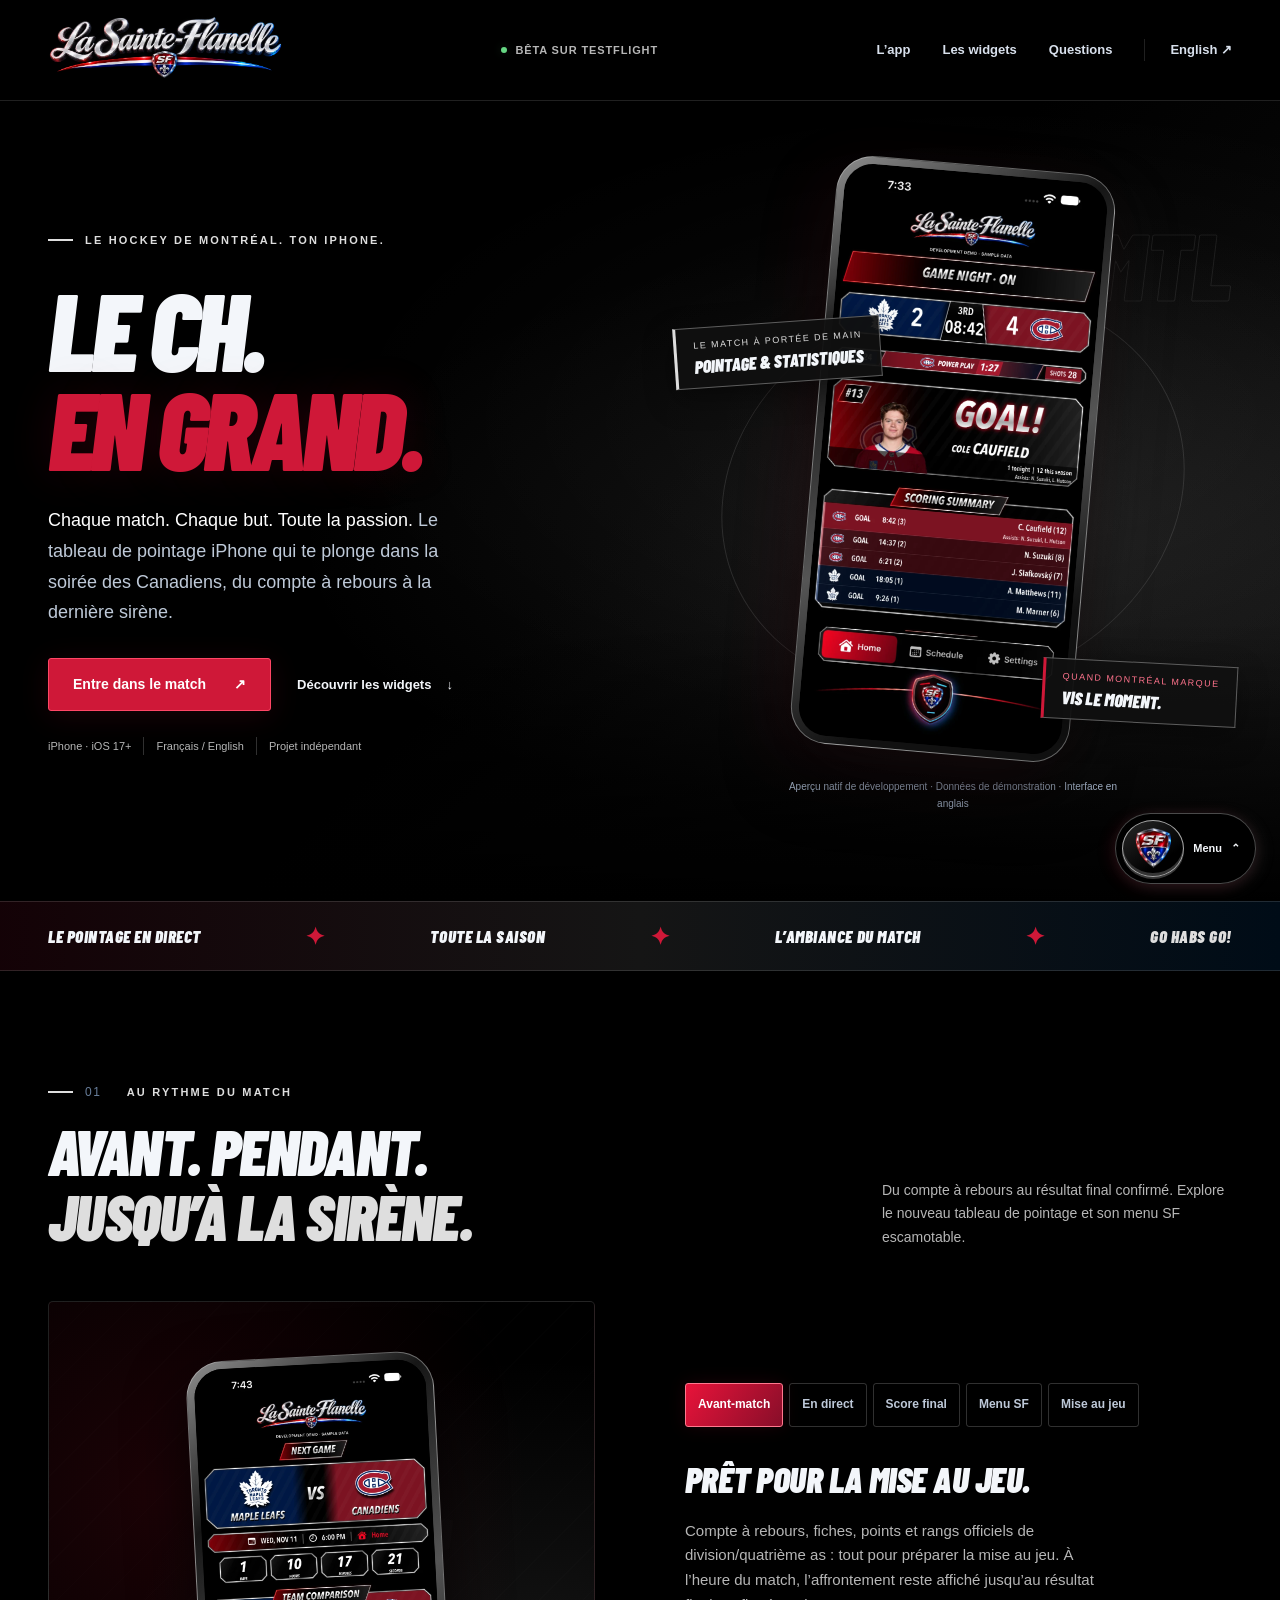
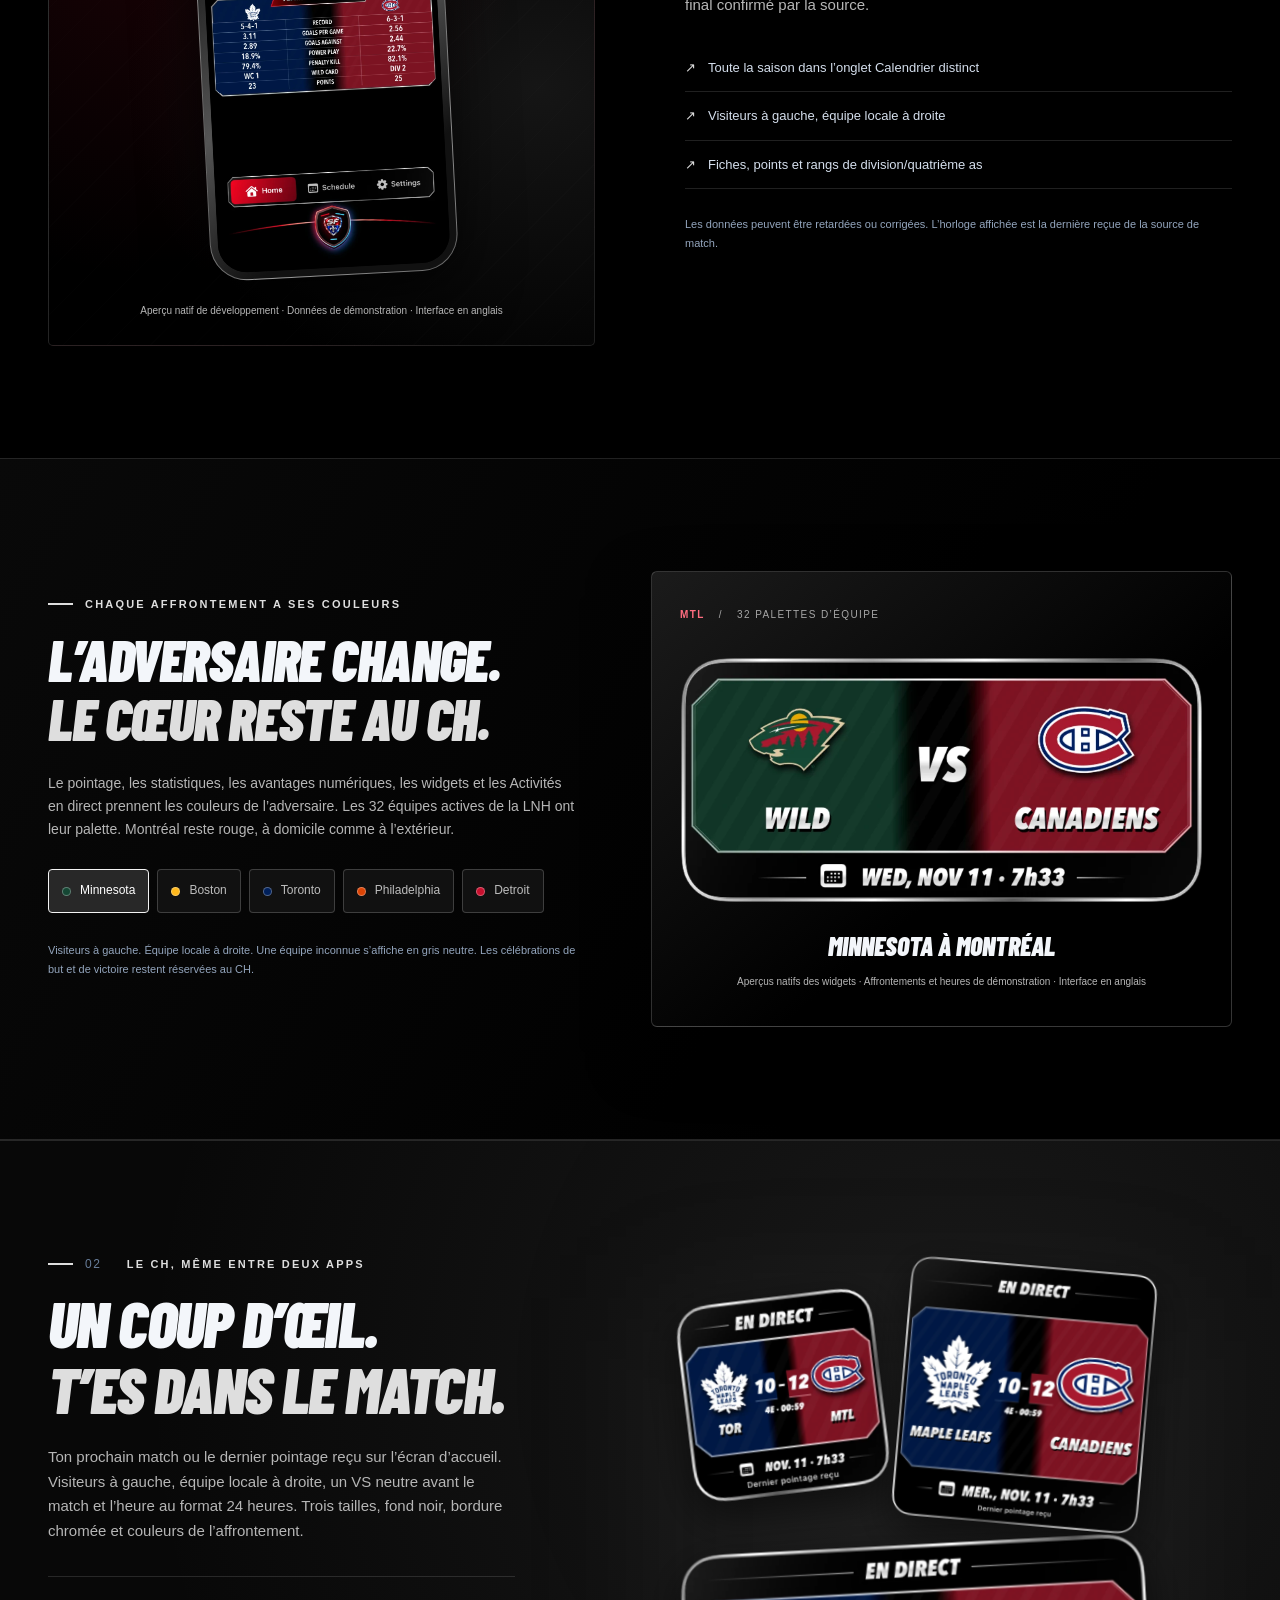
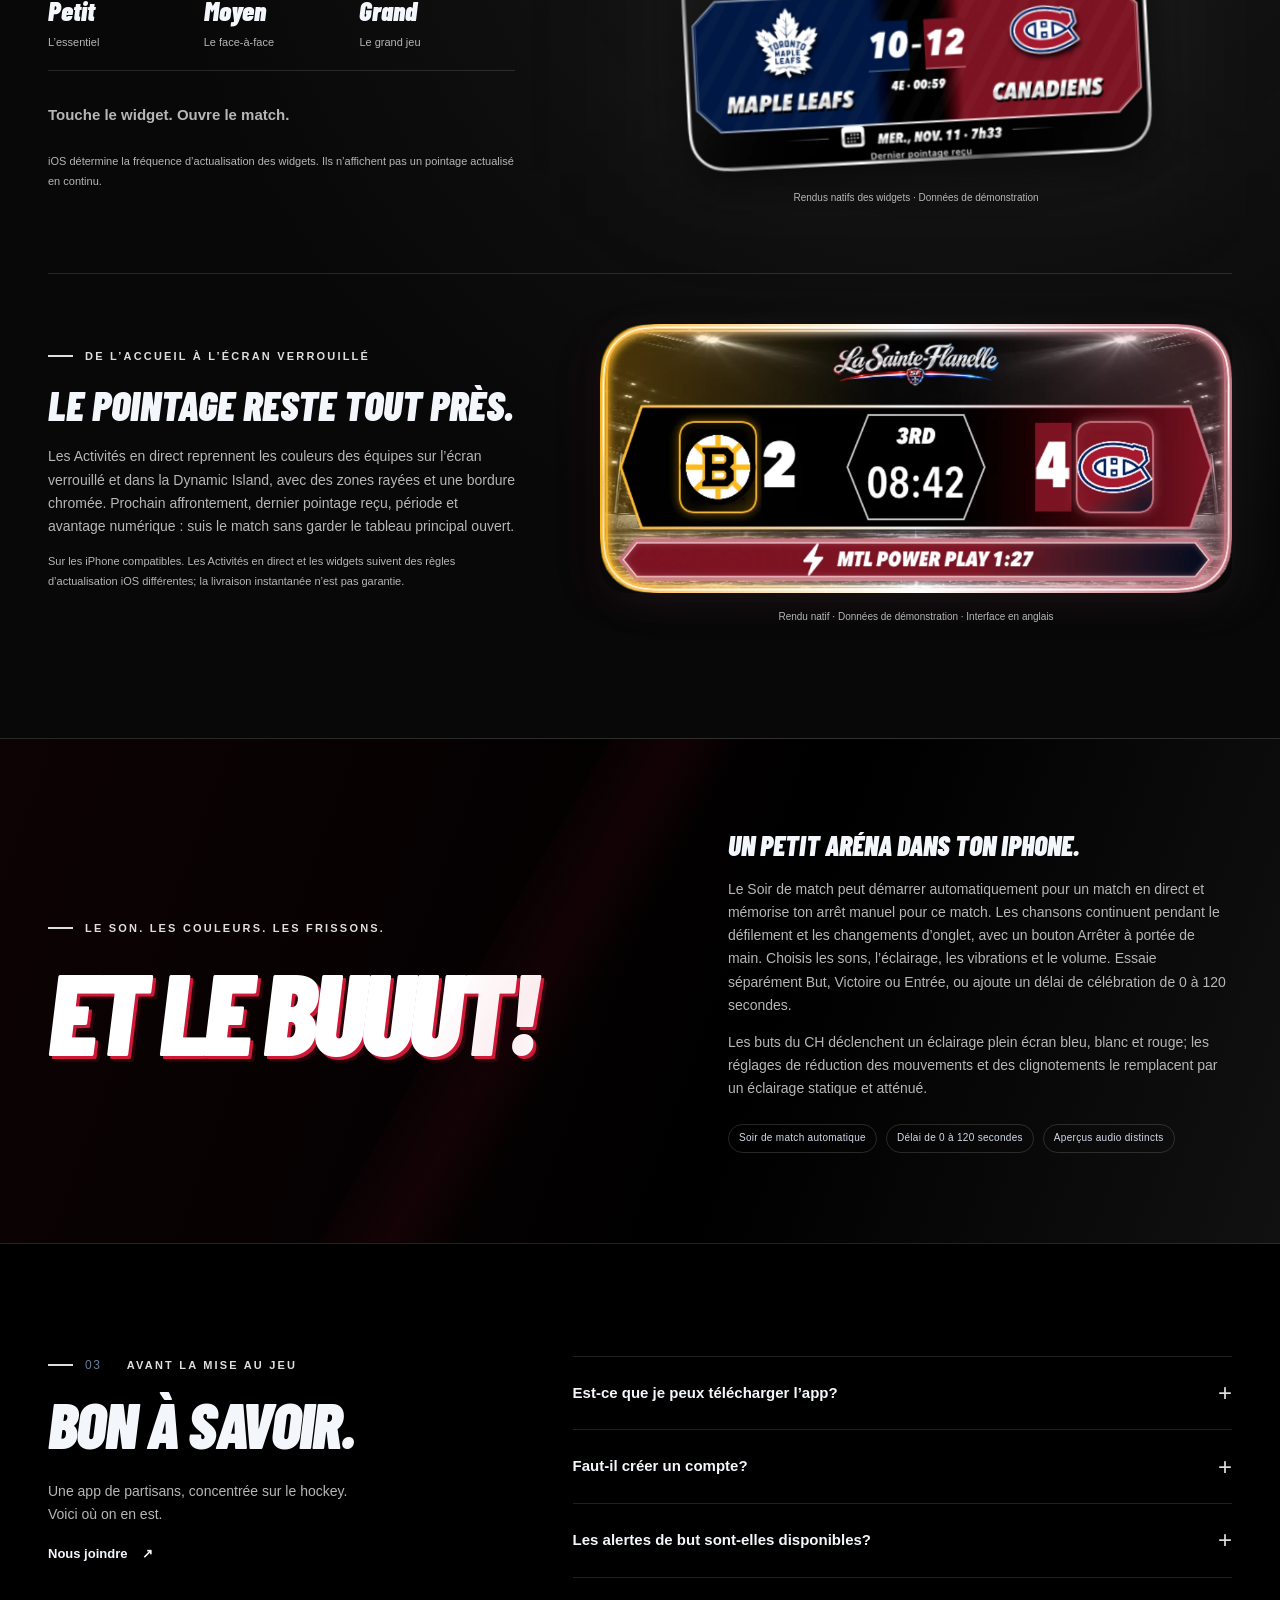
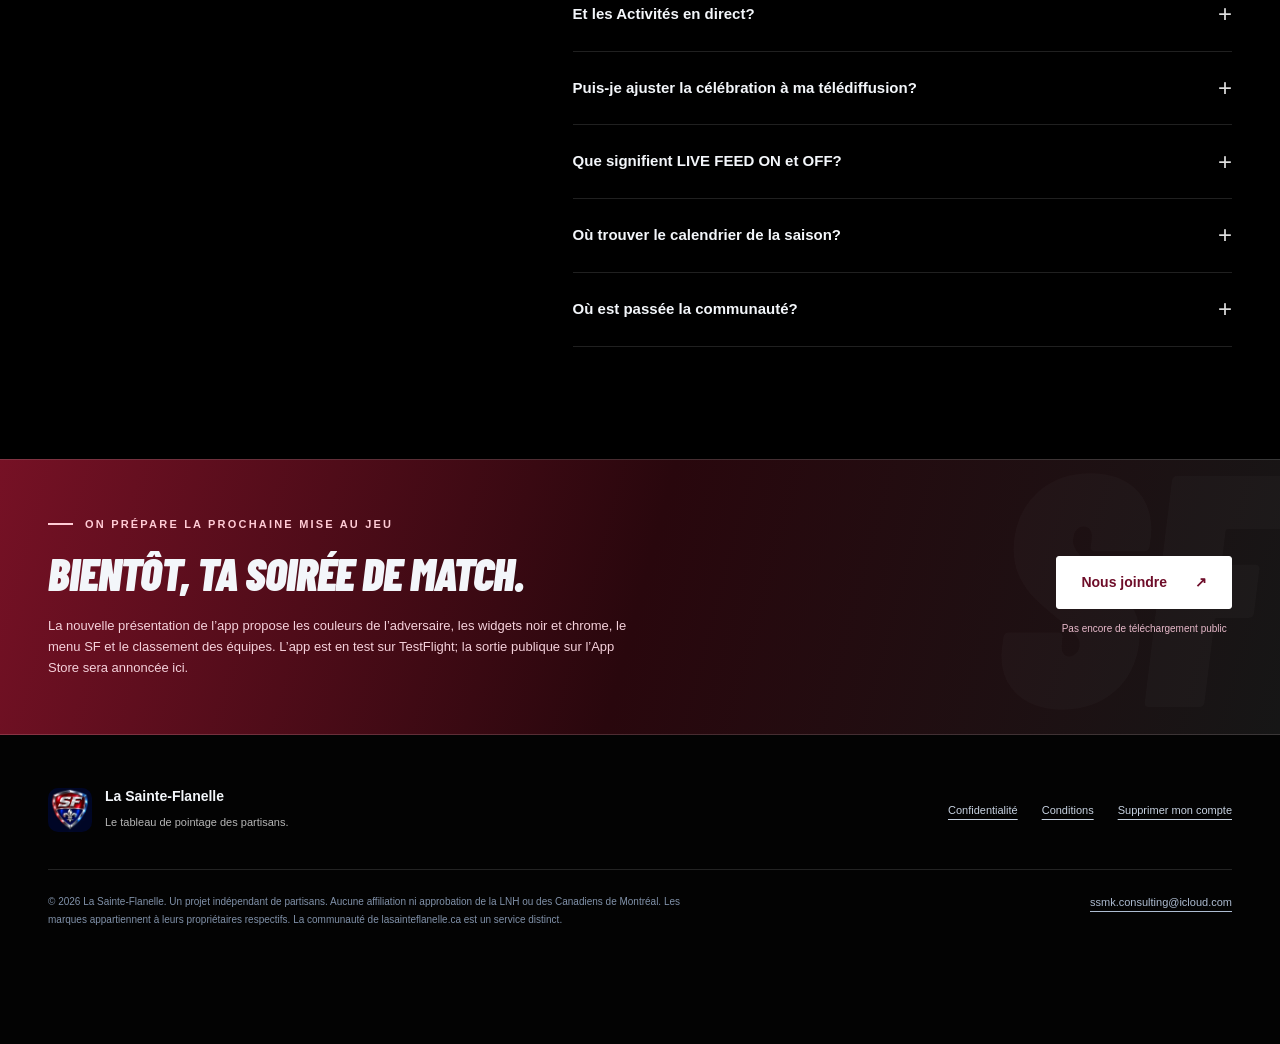
<file: index.html>
<!doctype html>
<html lang="fr-CA">
<head>
<meta charset="utf-8"><meta name="viewport" content="width=device-width, initial-scale=1">
<meta name="theme-color" content="#000000"><meta name="description" content="Le CH, en grand. Pointage en direct, calendrier, statistiques et widgets : La Sainte-Flanelle, le tableau de pointage iPhone des partisans de Montréal.">
<meta property="og:title" content="Accueil · La Sainte-Flanelle"><meta property="og:description" content="Le CH, en grand. Pointage en direct, calendrier, statistiques et widgets : La Sainte-Flanelle, le tableau de pointage iPhone des partisans de Montréal."><meta property="og:type" content="website"><meta property="og:locale" content="fr_CA">
<title>Accueil · La Sainte-Flanelle</title><link rel="stylesheet" href="assets/style.css?v=5"><link rel="icon" type="image/webp" href="assets/app-icon.webp?v=5">
<script src="assets/site.js?v=5" defer></script>
</head><body><a class="skip" href="#main">Aller au contenu</a>
<header class="site-header"><div class="wrap header-inner">
  <a class="brand" href="fr/index.html" aria-label="La Sainte-Flanelle — Accueil"><img src="assets/wordmark.webp?v=5" alt="La Sainte-Flanelle" width="800" height="267"></a>
  <div class="header-status"><span class="dot" aria-hidden="true"></span>Bêta sur TestFlight</div>
  <nav class="main-nav" aria-label="Navigation principale"><a class="desktop-link" href="fr/index.html#app">L’app</a><a class="desktop-link" href="fr/index.html#widgets">Les widgets</a><a class="desktop-link" href="fr/index.html#questions">Questions</a><a class="language" href="en/index.html" lang="en">English ↗</a></nav>
</div></header>
<main id="main">
<section class="hero" aria-labelledby="hero-title"><div class="wrap hero-inner">
 <div class="hero-copy"><div class="eyebrow">LE HOCKEY DE MONTRÉAL. TON IPHONE.</div><h1 id="hero-title"><span>LE CH.</span><span class="accent">EN GRAND.</span></h1><p class="lead"><strong>Chaque match. Chaque but. Toute la passion.</strong> Le tableau de pointage iPhone qui te plonge dans la soirée des Canadiens, du compte à rebours à la dernière sirène.</p>
 <div class="actions"><a class="button" href="#app">Entre dans le match <span aria-hidden="true">↗</span></a><a class="text-link" href="#widgets">Découvrir les widgets <span aria-hidden="true">↓</span></a></div>
 <div class="hero-meta"><span>iPhone · iOS 17+</span><span>Français / English</span><span>Projet indépendant</span></div></div>
 <div class="hero-visual"><span class="hero-index" aria-hidden="true">MTL</span><div class="phone"><img src="assets/scoreboard-live.webp?v=5" alt="Pointage en démonstration : Toronto 2, Montréal 4; navigation par rondelle" width="780" height="1695" fetchpriority="high"></div><div class="floating-label" aria-hidden="true"><small>LE MATCH À PORTÉE DE MAIN</small>Pointage & statistiques</div><div class="floating-label bottom" aria-hidden="true"><small>QUAND MONTRÉAL MARQUE</small>Vis le moment.</div><p class="visual-note">Aperçu natif de développement · Données de démonstration · Interface en anglais</p></div>
</div></section>
<div class="ticker"><div class="wrap ticker-inner"><span>Le pointage en direct</span><span class="fleur" aria-hidden="true">✦</span><span>Toute la saison</span><span class="fleur" aria-hidden="true">✦</span><span>L’ambiance du match</span><span class="fleur" aria-hidden="true">✦</span><span>Go Habs Go!</span></div></div>
<section class="section wrap" id="app" aria-labelledby="app-title">
 <div class="section-heading"><div><div class="eyebrow"><span class="section-number">01</span>AU RYTHME DU MATCH</div><h2 id="app-title">Avant. Pendant.<br><em>Jusqu’à la sirène.</em></h2></div><p>Du compte à rebours au résultat final confirmé. Explore le nouveau tableau de pointage et son menu SF escamotable.</p></div>
 <div class="tour" data-preview><div class="preview-stage"><div class="phone tour-phone"><img data-preview-image src="assets/scoreboard-upcoming.webp?v=5" alt="Écran avant-match — La Sainte-Flanelle" width="780" height="1695" loading="lazy"></div><p class="stage-note">Aperçu natif de développement · Données de démonstration · Interface en anglais</p></div>
 <div class="tour-copy"><div class="tour-controls" role="group" aria-label="Explorer les écrans du match"><button type="button" hidden data-panel="preview-upcoming" aria-controls="preview-upcoming" aria-pressed="false" data-image="assets/scoreboard-upcoming.webp?v=5" data-alt="Écran Avant-match — La Sainte-Flanelle" data-width="780" data-height="1695">Avant-match</button><button type="button" hidden data-panel="preview-live" aria-controls="preview-live" aria-pressed="false" data-image="assets/scoreboard-live.webp?v=5" data-alt="Écran En direct — La Sainte-Flanelle" data-width="780" data-height="1695">En direct</button><button type="button" hidden data-panel="preview-final" aria-controls="preview-final" aria-pressed="false" data-image="assets/scoreboard-final.webp?v=5" data-alt="Écran Score final — La Sainte-Flanelle" data-width="780" data-height="2033">Score final</button><button type="button" hidden data-panel="preview-menu" aria-controls="preview-menu" aria-pressed="false" data-image="assets/scoreboard-menu.webp?v=5" data-alt="Menu SF — La Sainte-Flanelle" data-width="780" data-height="1695">Menu SF</button><button type="button" hidden data-panel="preview-puck-drop" aria-controls="preview-puck-drop" aria-pressed="false" data-image="assets/scoreboard-puck-drop.webp?v=5" data-alt="Mise au jeu — La Sainte-Flanelle" data-width="780" data-height="1716">Mise au jeu</button></div><div aria-live="polite" aria-atomic="true"><div class="tour-content" id="preview-upcoming" role="region" aria-labelledby="title-upcoming"><h3 id="title-upcoming">Prêt pour la mise au jeu.</h3><p>Compte à rebours, fiches, points et rangs officiels de division/quatrième as : tout pour préparer la mise au jeu. À l’heure du match, l’affrontement reste affiché jusqu’au résultat final confirmé par la source.</p><ul class="detail-list"><li>Toute la saison dans l’onglet Calendrier distinct</li><li>Visiteurs à gauche, équipe locale à droite</li><li>Fiches, points et rangs de division/quatrième as</li></ul></div><div class="tour-content" id="preview-live" role="region" aria-labelledby="title-live"><h3 id="title-live">Le match prend toute la place.</h3><p>Un tableau de pointage noir et chrome aux couleurs de chaque équipe : visiteurs à gauche, détails du buteur dès leur réception et petite resurfaceuse à l’entracte. Montréal reste rouge, à domicile comme à l’extérieur.</p><ul class="detail-list"><li>Pointage, période et dernière horloge reçue</li><li>Tirs, avantage numérique et dernier buteur</li><li>Sommaire des buts avec les aides et statistiques des équipes</li></ul></div><div class="tour-content" id="preview-final" role="region" aria-labelledby="title-final"><h3 id="title-final">La dernière sirène. Toute l’émotion.</h3><p>Le résultat final confirmé reste à l’honneur avant le prochain match. Retrouve les buts et les aides, savoure la chanson de victoire quand Montréal l’emporte, puis prépare ta prochaine soirée.</p><ul class="detail-list"><li>Résultat final et sommaire des buts</li><li>Célébration de victoire quand Montréal l’emporte</li><li>Retour au calendrier pour le prochain match</li></ul></div><div class="tour-content" id="preview-menu" role="region" aria-labelledby="title-menu"><h3 id="title-menu">Un écusson. Tout ton match.</h3><p>Dans l’app, touche l’écusson SF pour afficher ou masquer Accueil, Calendrier et Réglages. Le pointage garde la vedette, avec la navigation et le bouton Arrêter toujours à portée de main.</p><ul class="detail-list"><li>Accueil, Calendrier et Réglages dans un menu escamotable</li><li>Le menu SF reste accessible sans encombrer le pointage</li><li>Un bouton Arrêter pendant la chanson de célébration</li></ul></div><div class="tour-content" id="preview-puck-drop" role="region" aria-labelledby="title-puck-drop"><h3 id="title-puck-drop">Le signal est clair.</h3><p>Un compte à rebours lisible, les couleurs de l’affrontement et un témoin de fraîcheur des données. LIVE FEED ON ou OFF décrit le flux, séparément du Soir de match.</p></div></div><p class="tour-footnote">Les données peuvent être retardées ou corrigées. L’horloge affichée est la dernière reçue de la source de match.</p></div></div>
</section>
<section class="section theme-section" id="themes" aria-labelledby="themes-title" data-team-themes>
<div class="wrap theme-layout"><div class="theme-copy"><div class="eyebrow">CHAQUE AFFRONTEMENT A SES COULEURS</div><h2 id="themes-title">L’adversaire change.<br><em>Le cœur reste au CH.</em></h2><p>Le pointage, les statistiques, les avantages numériques, les widgets et les Activités en direct prennent les couleurs de l’adversaire. Les 32 équipes actives de la LNH ont leur palette. Montréal reste rouge, à domicile comme à l’extérieur.</p><div class="theme-controls" role="group" aria-label="Explorer les couleurs des adversaires"><button type="button" hidden data-theme="min" data-image="assets/theme-min.webp?v=5" data-alt="Widget natif de démonstration : Minnesota à Montréal" data-name="Minnesota à Montréal" style="--swatch:#154734" aria-pressed="false"><span aria-hidden="true"></span>Minnesota</button><button type="button" hidden data-theme="bos" data-image="assets/theme-bos.webp?v=5" data-alt="Widget natif de démonstration : Boston à Montréal" data-name="Boston à Montréal" style="--swatch:#FFB81C" aria-pressed="false"><span aria-hidden="true"></span>Boston</button><button type="button" hidden data-theme="tor" data-image="assets/theme-tor.webp?v=5" data-alt="Widget natif de démonstration : Toronto à Montréal" data-name="Toronto à Montréal" style="--swatch:#00205B" aria-pressed="false"><span aria-hidden="true"></span>Toronto</button><button type="button" hidden data-theme="phi" data-image="assets/theme-phi.webp?v=5" data-alt="Widget natif de démonstration : Philadelphia à Montréal" data-name="Philadelphia à Montréal" style="--swatch:#DC4405" aria-pressed="false"><span aria-hidden="true"></span>Philadelphia</button><button type="button" hidden data-theme="det" data-image="assets/theme-det.webp?v=5" data-alt="Widget natif de démonstration : Detroit à Montréal" data-name="Detroit à Montréal" style="--swatch:#C8102E" aria-pressed="false"><span aria-hidden="true"></span>Detroit</button></div><p class="tour-footnote">Visiteurs à gauche. Équipe locale à droite. Une équipe inconnue s’affiche en gris neutre. Les célébrations de but et de victoire restent réservées au CH.</p></div>
<figure class="theme-stage"><div class="theme-matchup"><span>MTL</span><span aria-hidden="true">/</span><span>32 PALETTES D’ÉQUIPE</span></div><img data-theme-image src="assets/theme-min.webp?v=5" alt="Widget natif de démonstration : Minnesota à Montréal" width="1000" height="468" loading="lazy"><figcaption><strong data-theme-name aria-live="polite">Minnesota à Montréal</strong><span>Aperçus natifs des widgets · Affrontements et heures de démonstration · Interface en anglais</span></figcaption></figure></div></section>
<section class="section widgets-section" id="widgets" aria-labelledby="widget-title"><div class="wrap widget-layout"><div class="widget-copy"><div class="eyebrow"><span class="section-number">02</span>LE CH, MÊME ENTRE DEUX APPS</div><h2 id="widget-title">Un coup d’œil.<br><em>T’es dans le match.</em></h2><p>Ton prochain match ou le dernier pointage reçu sur l’écran d’accueil. Visiteurs à gauche, équipe locale à droite, un VS neutre avant le match et l’heure au format 24 heures. Trois tailles, fond noir, bordure chromée et couleurs de l’affrontement.</p><div class="size-specs"><div><b>Petit</b><span>L’essentiel</span></div><div><b>Moyen</b><span>Le face-à-face</span></div><div><b>Grand</b><span>Le grand jeu</span></div></div><p><strong>Touche le widget. Ouvre le match.</strong></p><p class="widget-note">iOS détermine la fréquence d’actualisation des widgets. Ils n’affichent pas un pointage actualisé en continu.</p></div>
 <figure class="widget-art"><div class="widget-row"><img class="widget-small" src="assets/widget-small-fr.webp?v=5" alt="Petit widget : pointage de démonstration Toronto–Montréal" width="510" height="510" loading="lazy"><img class="widget-large" src="assets/widget-large-fr.webp?v=5" alt="Grand widget : pointage en démonstration" width="1000" height="1050" loading="lazy"></div><img class="widget-medium" src="assets/widget-medium-fr.webp?v=5" alt="Widget moyen : pointage de démonstration Toronto–Montréal" width="1000" height="468" loading="lazy"><figcaption>Rendus natifs des widgets · Données de démonstration</figcaption></figure>
</div><div class="wrap activity-feature"><div><div class="eyebrow">DE L’ACCUEIL À L’ÉCRAN VERROUILLÉ</div><h3>Le pointage reste tout près.</h3><p>Les Activités en direct reprennent les couleurs des équipes sur l’écran verrouillé et dans la Dynamic Island, avec des zones rayées et une bordure chromée. Prochain affrontement, dernier pointage reçu, période et avantage numérique : suis le match sans garder le tableau principal ouvert.</p><p class="widget-note">Sur les iPhone compatibles. Les Activités en direct et les widgets suivent des règles d’actualisation iOS différentes; la livraison instantanée n’est pas garantie.</p></div><figure><img src="assets/activity-fr.webp?v=5" alt="Activité en direct native en anglais : Boston 2, Montréal 4; avantage numérique de Montréal" width="1000" height="426" loading="lazy"><figcaption>Rendu natif · Données de démonstration · Interface en anglais</figcaption></figure></div></section>
<section class="celebration" aria-labelledby="celebration-title"><div class="wrap celebration-inner"><div><div class="eyebrow">LE SON. LES COULEURS. LES FRISSONS.</div><h2 class="goal-word" id="celebration-title">ET LE BUUUT!</h2></div><div class="celebration-copy"><h3>Un petit aréna dans ton iPhone.</h3><p>Le Soir de match peut démarrer automatiquement pour un match en direct et mémorise ton arrêt manuel pour ce match. Les chansons continuent pendant le défilement et les changements d’onglet, avec un bouton Arrêter à portée de main. Choisis les sons, l’éclairage, les vibrations et le volume. Essaie séparément But, Victoire ou Entrée, ou ajoute un délai de célébration de 0 à 120 secondes.</p><p>Les buts du CH déclenchent un éclairage plein écran bleu, blanc et rouge; les réglages de réduction des mouvements et des clignotements le remplacent par un éclairage statique et atténué.</p><div class="chips"><span>Soir de match automatique</span><span>Délai de 0 à 120 secondes</span><span>Aperçus audio distincts</span></div></div></div></section>
<section class="section wrap" id="questions" aria-labelledby="questions-title"><div class="faq-layout"><div class="faq-intro"><div class="eyebrow"><span class="section-number">03</span>AVANT LA MISE AU JEU</div><h2 id="questions-title">Bon à savoir.</h2><p>Une app de partisans, concentrée sur le hockey. Voici où on en est.</p><a class="text-link" href="mailto:ssmk.consulting@icloud.com">Nous joindre <span aria-hidden="true">↗</span></a></div><div class="faq-list"><details><summary>Est-ce que je peux télécharger l’app?</summary><p>L’app est en phase de test sur TestFlight. Elle n’est pas encore offerte publiquement sur l’App Store. La disponibilité publique sera annoncée ici.</p></details>
<details><summary>Faut-il créer un compte?</summary><p>Tu peux consulter le calendrier, le pointage et les statistiques, et essayer les célébrations sans compte. Certains services en arrière-plan nécessitent une connexion avec Apple et les autorisations iOS.</p></details>
<details><summary>Les alertes de but sont-elles disponibles?</summary><p>Oui. Le service déployé prend en charge les alertes de but et de score final après la connexion Apple, l’autorisation iOS et une inscription réussie. Active chaque type dans les réglages. Choisis un seul rappel d’avant-match : 15, 10 ou 5 minutes. Apple et la source de données influencent la livraison; le délai des alertes n’est pas garanti.</p></details>
<details><summary>Et les Activités en direct?</summary><p>Démarre une Activité en direct dans les réglages pour suivre le match sur l’écran verrouillé et dans la Dynamic Island des iPhone compatibles. Les zones des équipes reprennent leurs couleurs, les rayures et la finition chromée, avec les visiteurs à gauche et l’heure du prochain match. Si le pointage en direct est périmé, ouvre l’app pour l’actualiser. Les mises à jour dépendent du service, de la connexion et d’iOS.</p></details>
<details><summary>Puis-je ajuster la célébration à ma télédiffusion?</summary><p>Règle un délai de célébration au premier plan de 0 à 120 secondes. Il s’applique aux chansons, à l’éclairage et aux vibrations, sans retarder le pointage ni les alertes en arrière-plan. Les délais de la source et de ta diffusion peuvent différer : la synchronisation télé exacte n’est pas garantie. Quitter l’app ou une véritable interruption audio arrête les chansons complètes.</p></details>
<details><summary>Que signifient LIVE FEED ON et OFF?</summary><p>Un symbole vert accompagne LIVE FEED ON quand les données sont récentes. Un symbole rouge accompagne LIVE FEED OFF si les données sont périmées ou indisponibles, ou si le match est terminé ou reporté. Le texte explique l’état sans dépendre de la couleur. Le Soir de match contrôle séparément les sons et l’affichage.</p></details><details><summary>Où trouver le calendrier de la saison?</summary><p>L’accueil se concentre sur le match. Ouvre Calendrier depuis le menu SF pour retrouver toute la saison, les filtres domicile/extérieur et ton fuseau horaire préféré.</p></details><details><summary>Où est passée la communauté?</summary><p>L’app se concentre maintenant sur le tableau de pointage des Canadiens. Les discussions, photos, profils sociaux et rencontres ne font plus partie de son interface. La communauté existante sur lasainteflanelle.ca demeure distincte.</p></details></div></div></section>
<section class="release" id="release" aria-labelledby="release-title"><div class="wrap release-inner"><div><div class="eyebrow">ON PRÉPARE LA PROCHAINE MISE AU JEU</div><h2 id="release-title">Bientôt, ta soirée de match.</h2><p>La nouvelle présentation de l’app propose les couleurs de l’adversaire, les widgets noir et chrome, le menu SF et le classement des équipes. L’app est en test sur TestFlight; la sortie publique sur l’App Store sera annoncée ici.</p></div><div><a class="button" href="mailto:ssmk.consulting@icloud.com">Nous joindre <span aria-hidden="true">↗</span></a><span class="release-small">Pas encore de téléchargement public</span></div></div></section>
</main>
<footer class="footer"><div class="wrap">
<div class="footer-top"><div class="footer-brand"><img src="assets/app-icon.webp?v=5" alt="" width="192" height="192"><div><strong>La Sainte-Flanelle</strong><span>Le tableau de pointage des partisans.</span></div></div><nav class="footer-nav" aria-label="Informations"><a href="fr/confidentialite.html">Confidentialité</a><a href="fr/conditions.html">Conditions</a><a href="fr/suppression.html">Supprimer mon compte</a></nav></div>
<div class="footer-bottom"><p>© 2026 La Sainte-Flanelle. Un projet indépendant de partisans. Aucune affiliation ni approbation de la LNH ou des Canadiens de Montréal. Les marques appartiennent à leurs propriétaires respectifs. La communauté de lasainteflanelle.ca est un service distinct.</p><a href="mailto:ssmk.consulting@icloud.com">ssmk.consulting@icloud.com</a></div>
</div></footer>
<div class="puck-navigation" data-puck-navigation hidden>
<nav id="puck-links" class="puck-links" aria-label="Navigation rapide" hidden>
<a href="#main">Accueil</a><a href="#app">L’app</a><a href="#widgets">Widgets</a><a href="#questions">Questions</a>
</nav>
<button class="puck-toggle" type="button" aria-expanded="false" aria-controls="puck-links" data-open-label="Ouvrir le menu SF" data-close-label="Fermer le menu SF" aria-label="Ouvrir le menu SF"><span class="puck-emblem"><img src="assets/menu-crest.webp?v=5" alt="" width="128" height="128"></span><span class="puck-label">Menu <span aria-hidden="true">⌃</span></span></button>
</div>
</body></html>
</file>
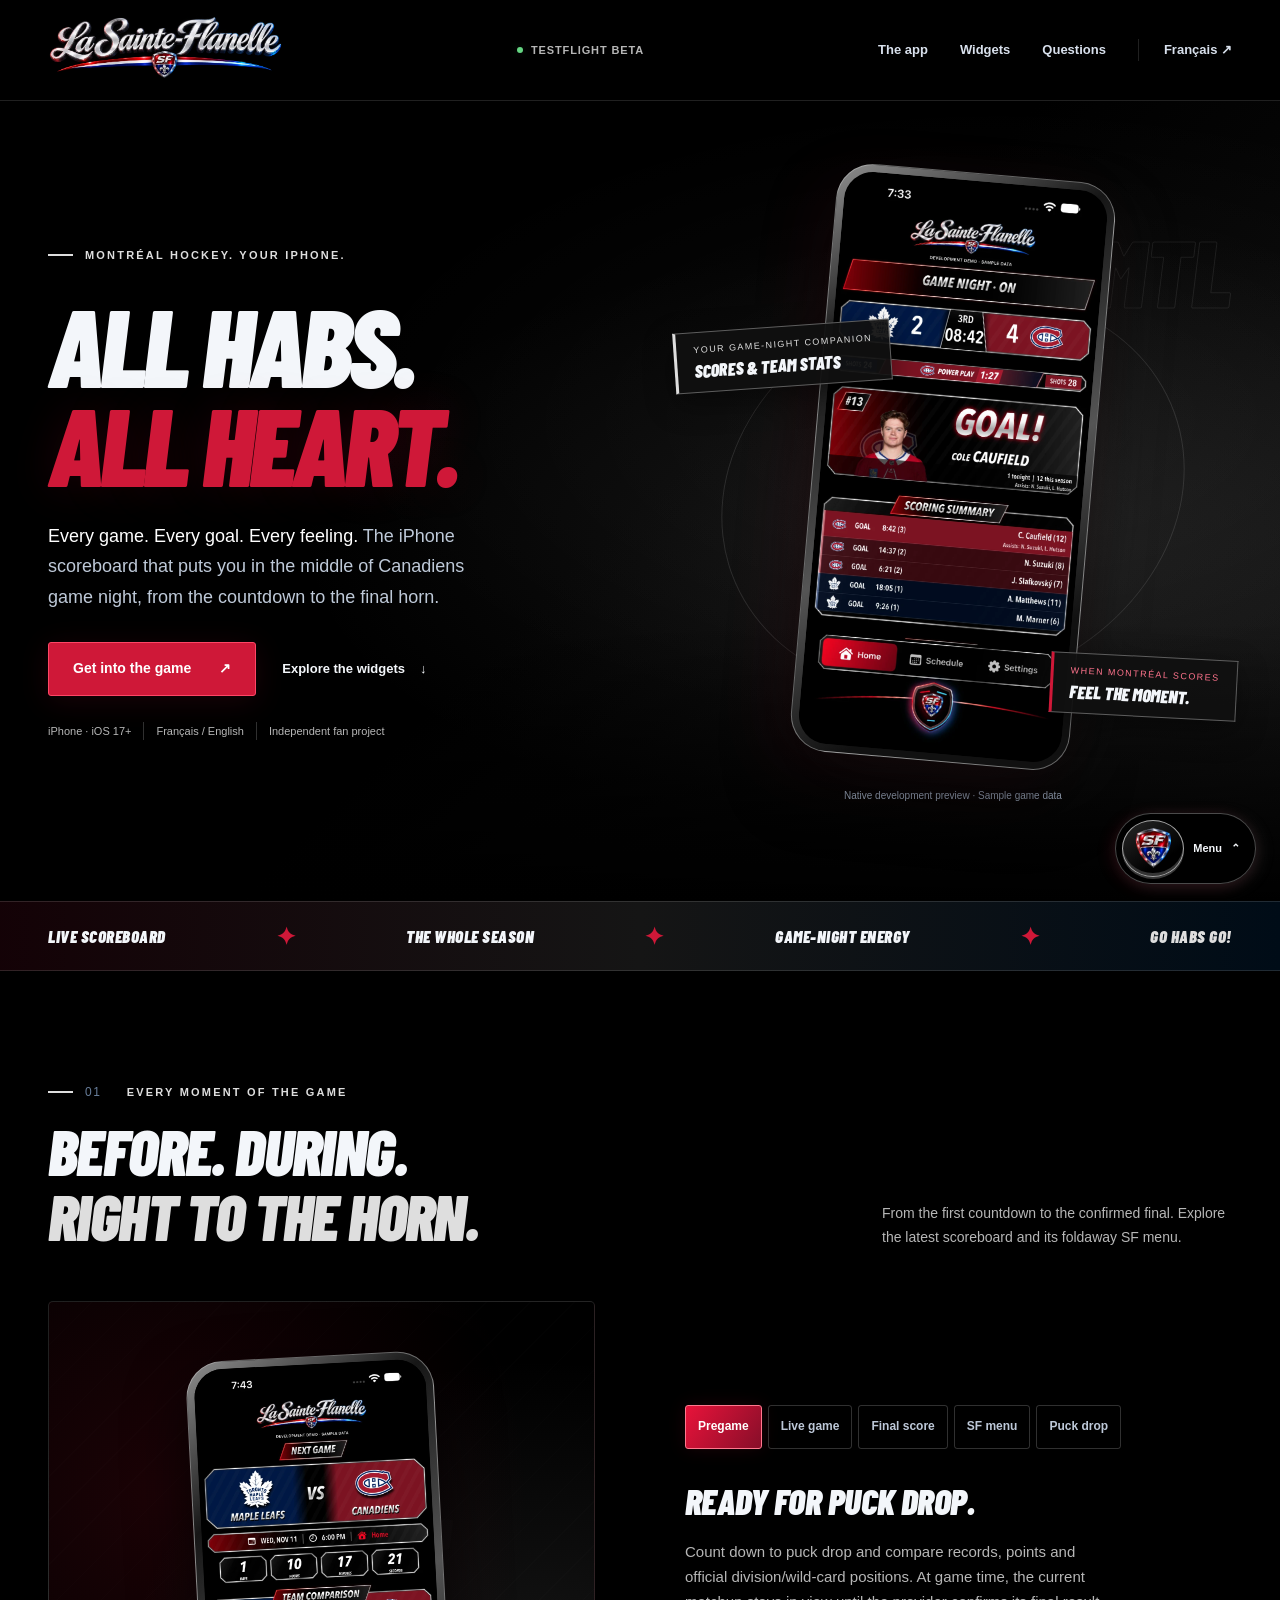
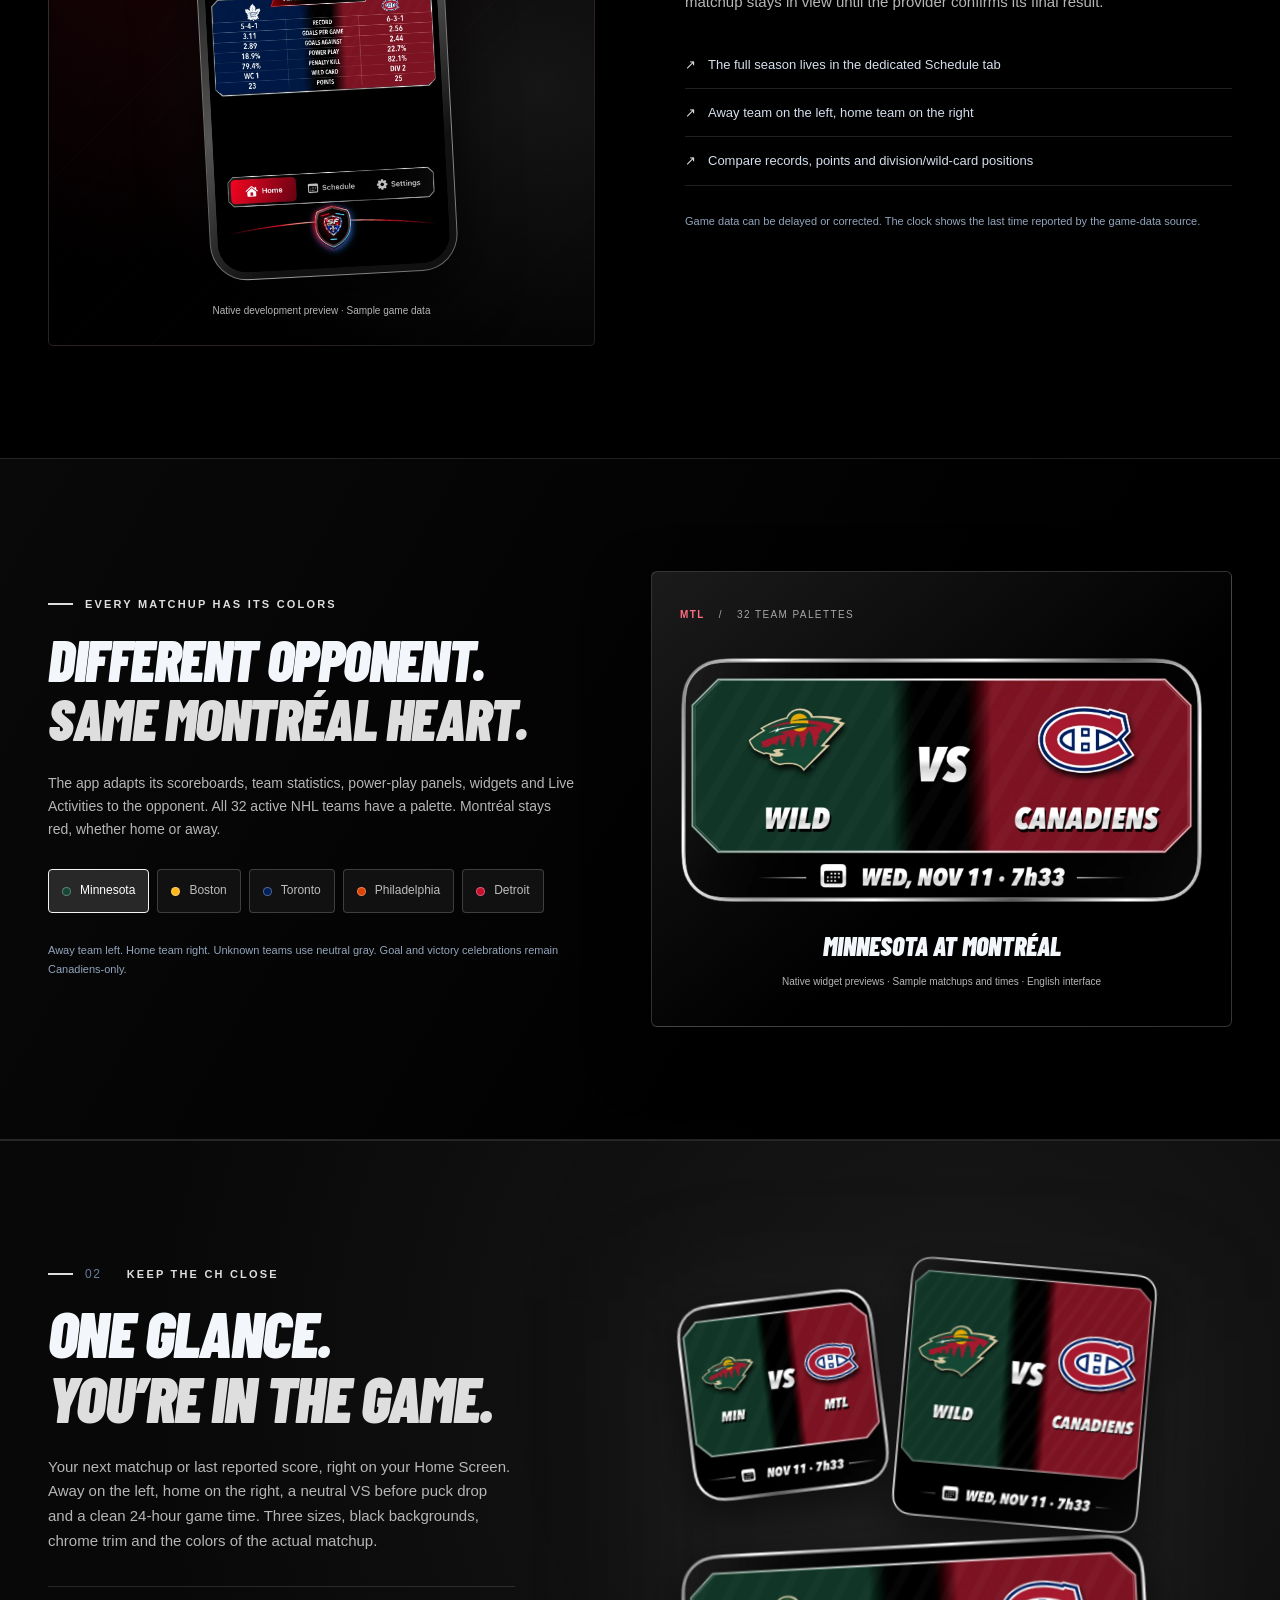
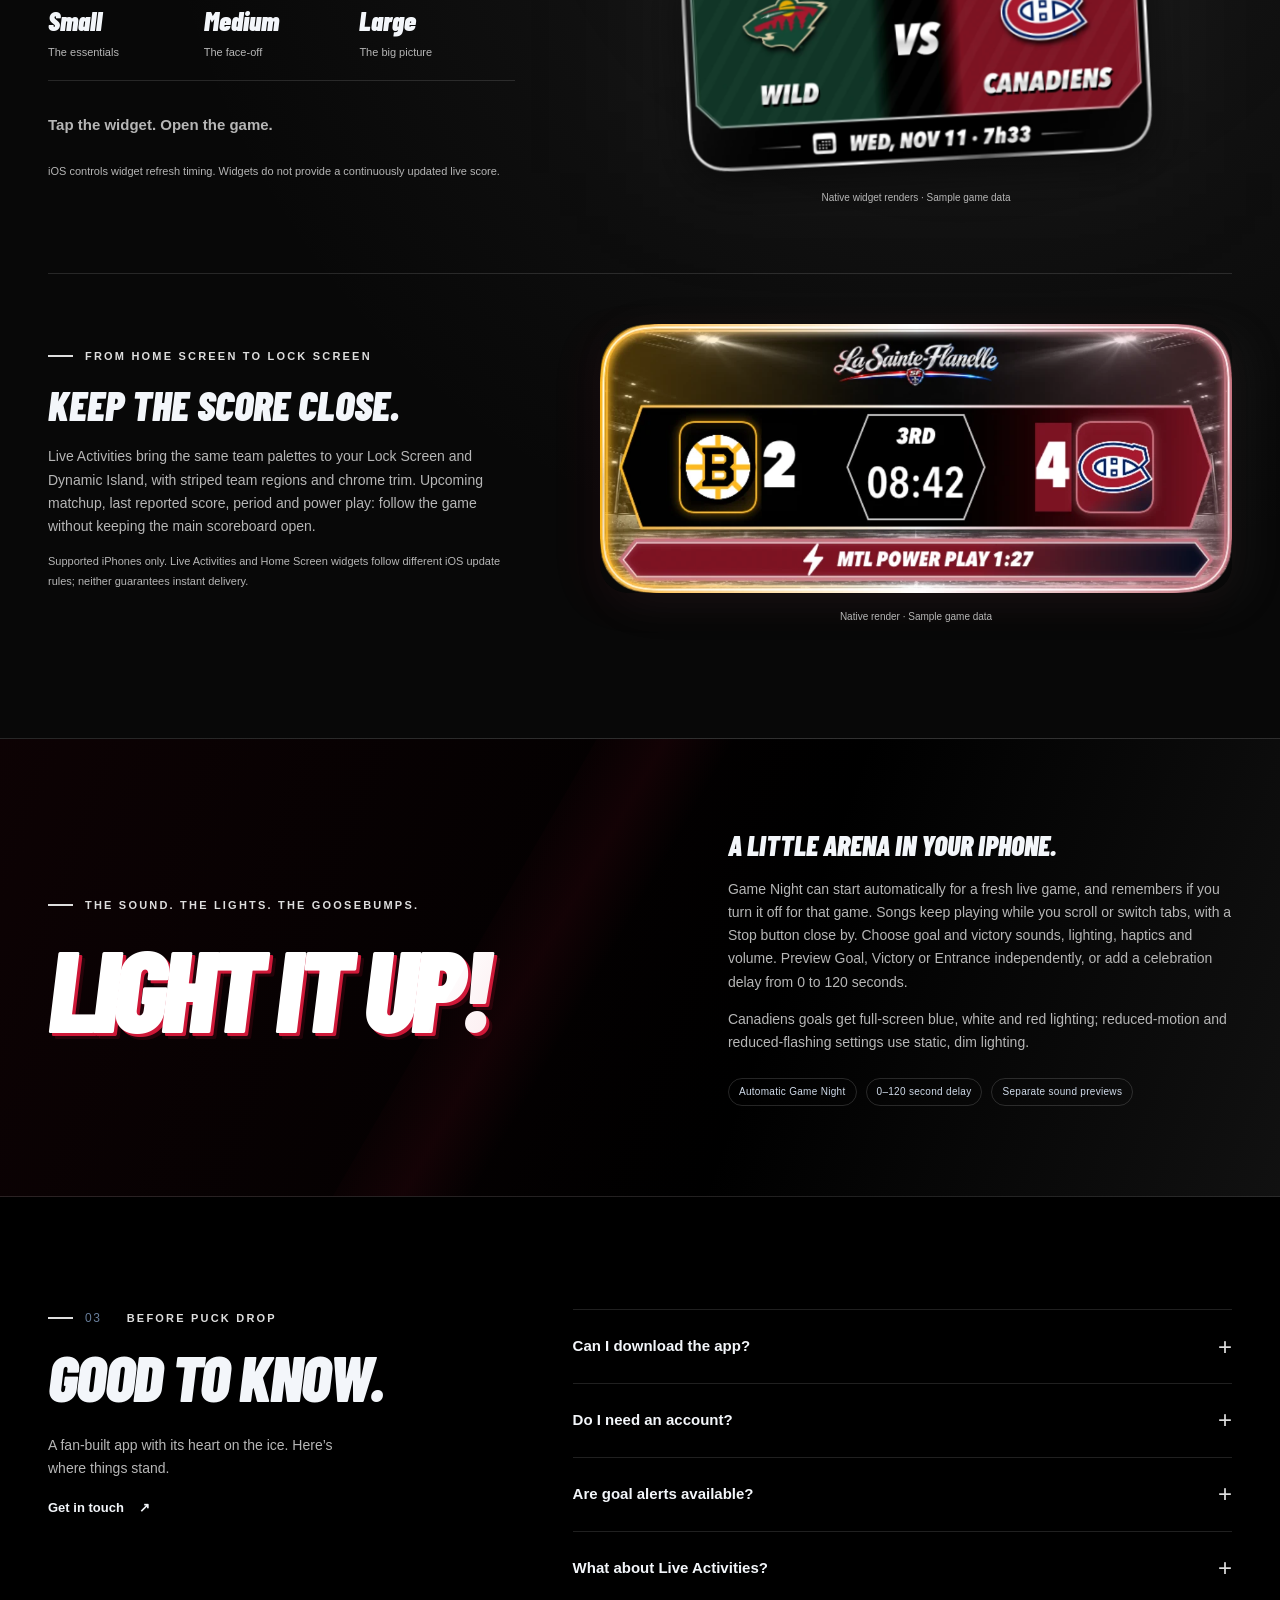
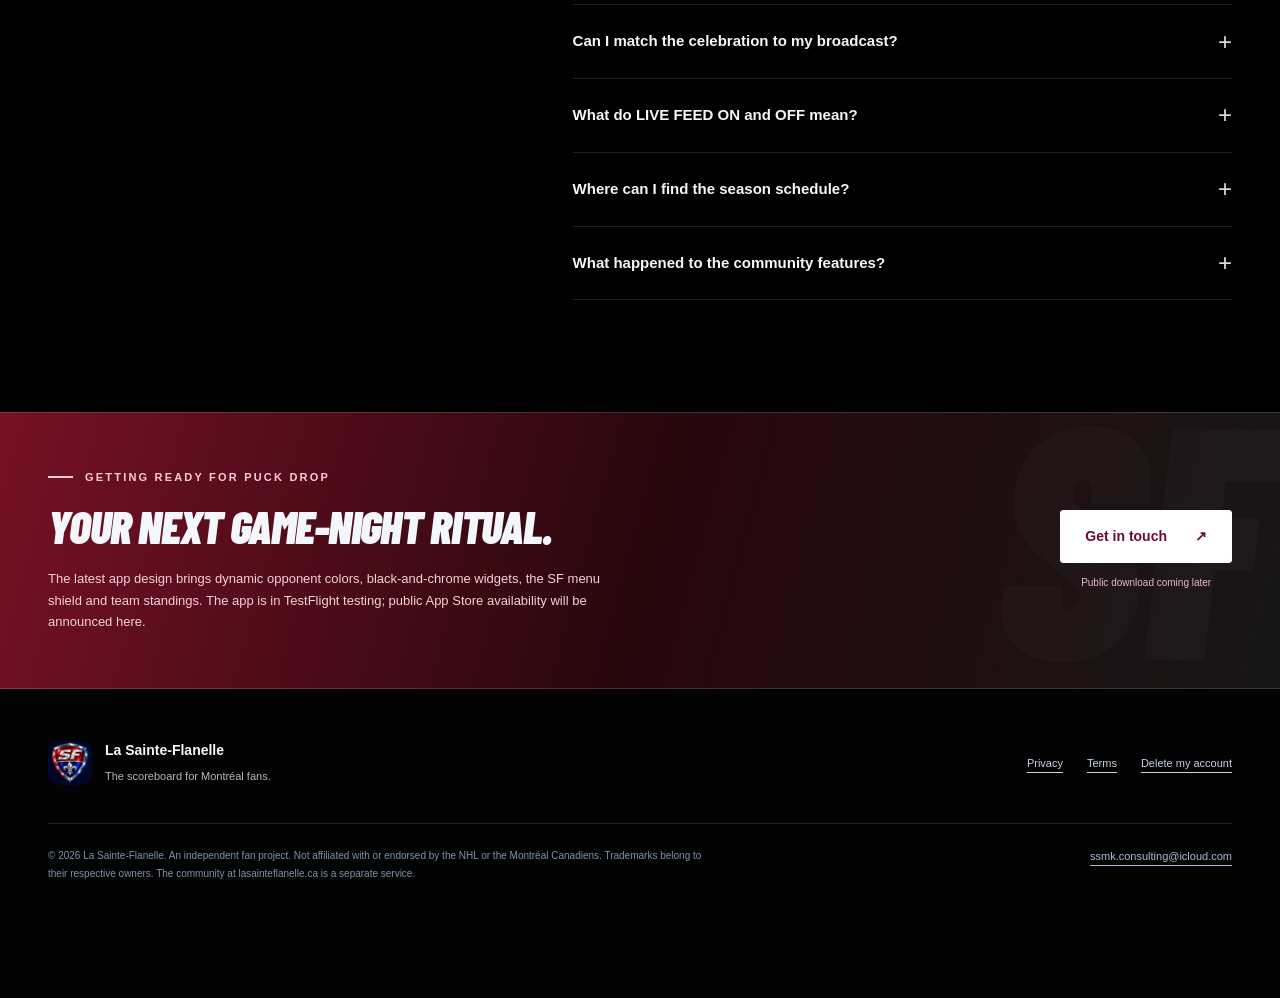
<file: en/index.html>
<!doctype html>
<html lang="en-CA">
<head>
<meta charset="utf-8"><meta name="viewport" content="width=device-width, initial-scale=1">
<meta name="theme-color" content="#000000"><meta name="description" content="All Habs. All heart. Live scores, the season schedule, team stats and Home Screen widgets. Meet La Sainte-Flanelle, the iPhone scoreboard for Montréal hockey fans.">
<meta property="og:title" content="Home · La Sainte-Flanelle"><meta property="og:description" content="All Habs. All heart. Live scores, the season schedule, team stats and Home Screen widgets. Meet La Sainte-Flanelle, the iPhone scoreboard for Montréal hockey fans."><meta property="og:type" content="website"><meta property="og:locale" content="en_CA">
<title>Home · La Sainte-Flanelle</title><link rel="stylesheet" href="../assets/style.css?v=5"><link rel="icon" type="image/webp" href="../assets/app-icon.webp?v=5">
<script src="../assets/site.js?v=5" defer></script>
</head><body><a class="skip" href="#main">Skip to content</a>
<header class="site-header"><div class="wrap header-inner">
  <a class="brand" href="index.html" aria-label="La Sainte-Flanelle — Home"><img src="../assets/wordmark.webp?v=5" alt="La Sainte-Flanelle" width="800" height="267"></a>
  <div class="header-status"><span class="dot" aria-hidden="true"></span>TestFlight beta</div>
  <nav class="main-nav" aria-label="Main navigation"><a class="desktop-link" href="index.html#app">The app</a><a class="desktop-link" href="index.html#widgets">Widgets</a><a class="desktop-link" href="index.html#questions">Questions</a><a class="language" href="../fr/index.html" lang="fr-CA">Français ↗</a></nav>
</div></header>
<main id="main">
<section class="hero" aria-labelledby="hero-title"><div class="wrap hero-inner">
 <div class="hero-copy"><div class="eyebrow">MONTRÉAL HOCKEY. YOUR IPHONE.</div><h1 id="hero-title"><span>ALL HABS.</span><span class="accent">ALL HEART.</span></h1><p class="lead"><strong>Every game. Every goal. Every feeling.</strong> The iPhone scoreboard that puts you in the middle of Canadiens game night, from the countdown to the final horn.</p>
 <div class="actions"><a class="button" href="#app">Get into the game <span aria-hidden="true">↗</span></a><a class="text-link" href="#widgets">Explore the widgets <span aria-hidden="true">↓</span></a></div>
 <div class="hero-meta"><span>iPhone · iOS 17+</span><span>Français / English</span><span>Independent fan project</span></div></div>
 <div class="hero-visual"><span class="hero-index" aria-hidden="true">MTL</span><div class="phone"><img src="../assets/scoreboard-live.webp?v=5" alt="Demo scoreboard: Toronto 2, Montréal 4; collapsible puck navigation" width="780" height="1695" fetchpriority="high"></div><div class="floating-label" aria-hidden="true"><small>YOUR GAME-NIGHT COMPANION</small>Scores & team stats</div><div class="floating-label bottom" aria-hidden="true"><small>WHEN MONTRÉAL SCORES</small>Feel the moment.</div><p class="visual-note">Native development preview · Sample game data</p></div>
</div></section>
<div class="ticker"><div class="wrap ticker-inner"><span>Live scoreboard</span><span class="fleur" aria-hidden="true">✦</span><span>The whole season</span><span class="fleur" aria-hidden="true">✦</span><span>Game-night energy</span><span class="fleur" aria-hidden="true">✦</span><span>Go Habs Go!</span></div></div>
<section class="section wrap" id="app" aria-labelledby="app-title">
 <div class="section-heading"><div><div class="eyebrow"><span class="section-number">01</span>EVERY MOMENT OF THE GAME</div><h2 id="app-title">Before. During.<br><em>Right to the horn.</em></h2></div><p>From the first countdown to the confirmed final. Explore the latest scoreboard and its foldaway SF menu.</p></div>
 <div class="tour" data-preview><div class="preview-stage"><div class="phone tour-phone"><img data-preview-image src="../assets/scoreboard-upcoming.webp?v=5" alt="Pregame screen — La Sainte-Flanelle" width="780" height="1695" loading="lazy"></div><p class="stage-note">Native development preview · Sample game data</p></div>
 <div class="tour-copy"><div class="tour-controls" role="group" aria-label="Explore game screens"><button type="button" hidden data-panel="preview-upcoming" aria-controls="preview-upcoming" aria-pressed="false" data-image="../assets/scoreboard-upcoming.webp?v=5" data-alt="Pregame screen — La Sainte-Flanelle" data-width="780" data-height="1695">Pregame</button><button type="button" hidden data-panel="preview-live" aria-controls="preview-live" aria-pressed="false" data-image="../assets/scoreboard-live.webp?v=5" data-alt="Live game screen — La Sainte-Flanelle" data-width="780" data-height="1695">Live game</button><button type="button" hidden data-panel="preview-final" aria-controls="preview-final" aria-pressed="false" data-image="../assets/scoreboard-final.webp?v=5" data-alt="Final score screen — La Sainte-Flanelle" data-width="780" data-height="2033">Final score</button><button type="button" hidden data-panel="preview-menu" aria-controls="preview-menu" aria-pressed="false" data-image="../assets/scoreboard-menu.webp?v=5" data-alt="SF menu — La Sainte-Flanelle" data-width="780" data-height="1695">SF menu</button><button type="button" hidden data-panel="preview-puck-drop" aria-controls="preview-puck-drop" aria-pressed="false" data-image="../assets/scoreboard-puck-drop.webp?v=5" data-alt="Puck drop — La Sainte-Flanelle" data-width="780" data-height="1716">Puck drop</button></div><div aria-live="polite" aria-atomic="true"><div class="tour-content" id="preview-upcoming" role="region" aria-labelledby="title-upcoming"><h3 id="title-upcoming">Ready for puck drop.</h3><p>Count down to puck drop and compare records, points and official division/wild-card positions. At game time, the current matchup stays in view until the provider confirms its final result.</p><ul class="detail-list"><li>The full season lives in the dedicated Schedule tab</li><li>Away team on the left, home team on the right</li><li>Compare records, points and division/wild-card positions</li></ul></div><div class="tour-content" id="preview-live" role="region" aria-labelledby="title-live"><h3 id="title-live">The game takes centre ice.</h3><p>A black-and-chrome broadcast scoreboard with each team’s colors, away team first, scorer details as they arrive and an ice-resurfacer cameo at intermission. Montréal stays red, home or away.</p><ul class="detail-list"><li>Score, period and last reported game clock</li><li>Shots, power plays and the latest goal scorer</li><li>Scoring summary with assists and team statistics</li></ul></div><div class="tour-content" id="preview-final" role="region" aria-labelledby="title-final"><h3 id="title-final">Final horn. Full heart.</h3><p>The confirmed final stays featured before the next fixture. Review the goals and assists, enjoy the victory song when Montréal wins, then find your next game night.</p><ul class="detail-list"><li>Final result and scoring summary</li><li>Victory celebration when Montréal wins</li><li>Back to the schedule for the next matchup</li></ul></div><div class="tour-content" id="preview-menu" role="region" aria-labelledby="title-menu"><h3 id="title-menu">One crest. Your whole game.</h3><p>Tap the SF shield in the app to open or fold away Home, Schedule and Settings. Keep the scoreboard in the spotlight, with navigation and the song’s Stop control close at hand.</p><ul class="detail-list"><li>Foldaway Home / Schedule / Settings controls</li><li>The SF shield keeps navigation close and the scoreboard clear</li><li>A visible Stop button while celebration audio plays</li></ul></div><div class="tour-content" id="preview-puck-drop" role="region" aria-labelledby="title-puck-drop"><h3 id="title-puck-drop">A clear signal before puck drop.</h3><p>A spacious countdown, matchup colors and a clear feed-freshness indicator. LIVE FEED ON or OFF describes the data feed, separately from Game Night.</p></div></div><p class="tour-footnote">Game data can be delayed or corrected. The clock shows the last time reported by the game-data source.</p></div></div>
</section>
<section class="section theme-section" id="themes" aria-labelledby="themes-title" data-team-themes>
<div class="wrap theme-layout"><div class="theme-copy"><div class="eyebrow">EVERY MATCHUP HAS ITS COLORS</div><h2 id="themes-title">Different opponent.<br><em>Same Montréal heart.</em></h2><p>The app adapts its scoreboards, team statistics, power-play panels, widgets and Live Activities to the opponent. All 32 active NHL teams have a palette. Montréal stays red, whether home or away.</p><div class="theme-controls" role="group" aria-label="Explore sample opponent themes"><button type="button" hidden data-theme="min" data-image="../assets/theme-min.webp?v=5" data-alt="Native sample widget: Minnesota visiting Montréal" data-name="Minnesota at Montréal" style="--swatch:#154734" aria-pressed="false"><span aria-hidden="true"></span>Minnesota</button><button type="button" hidden data-theme="bos" data-image="../assets/theme-bos.webp?v=5" data-alt="Native sample widget: Boston visiting Montréal" data-name="Boston at Montréal" style="--swatch:#FFB81C" aria-pressed="false"><span aria-hidden="true"></span>Boston</button><button type="button" hidden data-theme="tor" data-image="../assets/theme-tor.webp?v=5" data-alt="Native sample widget: Toronto visiting Montréal" data-name="Toronto at Montréal" style="--swatch:#00205B" aria-pressed="false"><span aria-hidden="true"></span>Toronto</button><button type="button" hidden data-theme="phi" data-image="../assets/theme-phi.webp?v=5" data-alt="Native sample widget: Philadelphia visiting Montréal" data-name="Philadelphia at Montréal" style="--swatch:#DC4405" aria-pressed="false"><span aria-hidden="true"></span>Philadelphia</button><button type="button" hidden data-theme="det" data-image="../assets/theme-det.webp?v=5" data-alt="Native sample widget: Detroit visiting Montréal" data-name="Detroit at Montréal" style="--swatch:#C8102E" aria-pressed="false"><span aria-hidden="true"></span>Detroit</button></div><p class="tour-footnote">Away team left. Home team right. Unknown teams use neutral gray. Goal and victory celebrations remain Canadiens-only.</p></div>
<figure class="theme-stage"><div class="theme-matchup"><span>MTL</span><span aria-hidden="true">/</span><span>32 TEAM PALETTES</span></div><img data-theme-image src="../assets/theme-min.webp?v=5" alt="Native sample widget: Minnesota visiting Montréal" width="1000" height="468" loading="lazy"><figcaption><strong data-theme-name aria-live="polite">Minnesota at Montréal</strong><span>Native widget previews · Sample matchups and times · English interface</span></figcaption></figure></div></section>
<section class="section widgets-section" id="widgets" aria-labelledby="widget-title"><div class="wrap widget-layout"><div class="widget-copy"><div class="eyebrow"><span class="section-number">02</span>KEEP THE CH CLOSE</div><h2 id="widget-title">One glance.<br><em>You’re in the game.</em></h2><p>Your next matchup or last reported score, right on your Home Screen. Away on the left, home on the right, a neutral VS before puck drop and a clean 24-hour game time. Three sizes, black backgrounds, chrome trim and the colors of the actual matchup.</p><div class="size-specs"><div><b>Small</b><span>The essentials</span></div><div><b>Medium</b><span>The face-off</span></div><div><b>Large</b><span>The big picture</span></div></div><p><strong>Tap the widget. Open the game.</strong></p><p class="widget-note">iOS controls widget refresh timing. Widgets do not provide a continuously updated live score.</p></div>
 <figure class="widget-art"><div class="widget-row"><img class="widget-small" src="../assets/widget-small-en.webp?v=5" alt="Small widget: next matchup" width="510" height="510" loading="lazy"><img class="widget-large" src="../assets/widget-large-en.webp?v=5" alt="Large widget: sample upcoming Minnesota–Montréal matchup" width="1000" height="1050" loading="lazy"></div><img class="widget-medium" src="../assets/widget-medium-en.webp?v=5" alt="Medium widget: next matchup" width="1000" height="468" loading="lazy"><figcaption>Native widget renders · Sample game data</figcaption></figure>
</div><div class="wrap activity-feature"><div><div class="eyebrow">FROM HOME SCREEN TO LOCK SCREEN</div><h3>Keep the score close.</h3><p>Live Activities bring the same team palettes to your Lock Screen and Dynamic Island, with striped team regions and chrome trim. Upcoming matchup, last reported score, period and power play: follow the game without keeping the main scoreboard open.</p><p class="widget-note">Supported iPhones only. Live Activities and Home Screen widgets follow different iOS update rules; neither guarantees instant delivery.</p></div><figure><img src="../assets/activity-en.webp?v=5" alt="Native sample Lock Screen Live Activity: Boston 2, Montréal 4; Montréal power play" width="1000" height="426" loading="lazy"><figcaption>Native render · Sample game data</figcaption></figure></div></section>
<section class="celebration" aria-labelledby="celebration-title"><div class="wrap celebration-inner"><div><div class="eyebrow">THE SOUND. THE LIGHTS. THE GOOSEBUMPS.</div><h2 class="goal-word" id="celebration-title">LIGHT IT UP!</h2></div><div class="celebration-copy"><h3>A little arena in your iPhone.</h3><p>Game Night can start automatically for a fresh live game, and remembers if you turn it off for that game. Songs keep playing while you scroll or switch tabs, with a Stop button close by. Choose goal and victory sounds, lighting, haptics and volume. Preview Goal, Victory or Entrance independently, or add a celebration delay from 0 to 120 seconds.</p><p>Canadiens goals get full-screen blue, white and red lighting; reduced-motion and reduced-flashing settings use static, dim lighting.</p><div class="chips"><span>Automatic Game Night</span><span>0–120 second delay</span><span>Separate sound previews</span></div></div></div></section>
<section class="section wrap" id="questions" aria-labelledby="questions-title"><div class="faq-layout"><div class="faq-intro"><div class="eyebrow"><span class="section-number">03</span>BEFORE PUCK DROP</div><h2 id="questions-title">Good to know.</h2><p>A fan-built app with its heart on the ice. Here’s where things stand.</p><a class="text-link" href="mailto:ssmk.consulting@icloud.com">Get in touch <span aria-hidden="true">↗</span></a></div><div class="faq-list"><details><summary>Can I download the app?</summary><p>The app is being tested through TestFlight. It is not yet publicly available on the App Store. Public availability will be announced here.</p></details>
<details><summary>Do I need an account?</summary><p>You can browse the schedule, scores and statistics, and preview celebrations without an account. Some background services need Sign in with Apple and the relevant iOS permissions.</p></details>
<details><summary>Are goal alerts available?</summary><p>Yes. Goal and final-score alerts are supported by the deployed service after Sign in with Apple, iOS notification permission and successful registration. Enable each alert type in Settings. Choose one pregame reminder: 15, 10 or 5 minutes. Apple and the game-data source affect delivery; alert timing is not guaranteed.</p></details>
<details><summary>What about Live Activities?</summary><p>Start a Live Activity from Settings to follow the matchup on the Lock Screen and Dynamic Island on supported iPhones. Its team regions share the opponent’s palette, stripes and chrome finish, with away-first ordering and upcoming game time. Stale live data asks you to open the app to refresh; background updates depend on the service, connection and iOS.</p></details>
<details><summary>Can I match the celebration to my broadcast?</summary><p>Set a foreground celebration delay from 0 to 120 seconds. It affects songs, lighting and haptics, without delaying the scoreboard or background alerts. The feed and your broadcast can have different delays, so exact TV synchronization is not guaranteed. Leaving the app or a genuine audio interruption stops full-song playback.</p></details>
<details><summary>What do LIVE FEED ON and OFF mean?</summary><p>The app shows a green symbol with LIVE FEED ON when the game feed is fresh, and a red symbol with LIVE FEED OFF for stale or unavailable data and final or postponed games. Text makes the state clear without relying on color. It is a feed-status display; Game Night controls sounds and the display separately.</p></details><details><summary>Where can I find the season schedule?</summary><p>Home keeps the focus on the game. Open Schedule from the SF shield menu for the full season, home/away filters and your preferred time zone.</p></details><details><summary>What happened to the community features?</summary><p>The app now focuses on the Canadiens scoreboard. Discussions, photos, social profiles and meetups are no longer part of its interface. The existing community at lasainteflanelle.ca remains separate.</p></details></div></div></section>
<section class="release" id="release" aria-labelledby="release-title"><div class="wrap release-inner"><div><div class="eyebrow">GETTING READY FOR PUCK DROP</div><h2 id="release-title">Your next game-night ritual.</h2><p>The latest app design brings dynamic opponent colors, black-and-chrome widgets, the SF menu shield and team standings. The app is in TestFlight testing; public App Store availability will be announced here.</p></div><div><a class="button" href="mailto:ssmk.consulting@icloud.com">Get in touch <span aria-hidden="true">↗</span></a><span class="release-small">Public download coming later</span></div></div></section>
</main>
<footer class="footer"><div class="wrap">
<div class="footer-top"><div class="footer-brand"><img src="../assets/app-icon.webp?v=5" alt="" width="192" height="192"><div><strong>La Sainte-Flanelle</strong><span>The scoreboard for Montréal fans.</span></div></div><nav class="footer-nav" aria-label="Information"><a href="privacy.html">Privacy</a><a href="terms.html">Terms</a><a href="delete-account.html">Delete my account</a></nav></div>
<div class="footer-bottom"><p>© 2026 La Sainte-Flanelle. An independent fan project. Not affiliated with or endorsed by the NHL or the Montréal Canadiens. Trademarks belong to their respective owners. The community at lasainteflanelle.ca is a separate service.</p><a href="mailto:ssmk.consulting@icloud.com">ssmk.consulting@icloud.com</a></div>
</div></footer>
<div class="puck-navigation" data-puck-navigation hidden>
<nav id="puck-links" class="puck-links" aria-label="Quick navigation" hidden>
<a href="#main">Home</a><a href="#app">The app</a><a href="#widgets">Widgets</a><a href="#questions">Questions</a>
</nav>
<button class="puck-toggle" type="button" aria-expanded="false" aria-controls="puck-links" data-open-label="Open SF menu" data-close-label="Close SF menu" aria-label="Open SF menu"><span class="puck-emblem"><img src="../assets/menu-crest.webp?v=5" alt="" width="128" height="128"></span><span class="puck-label">Menu <span aria-hidden="true">⌃</span></span></button>
</div>
</body></html>
</file>
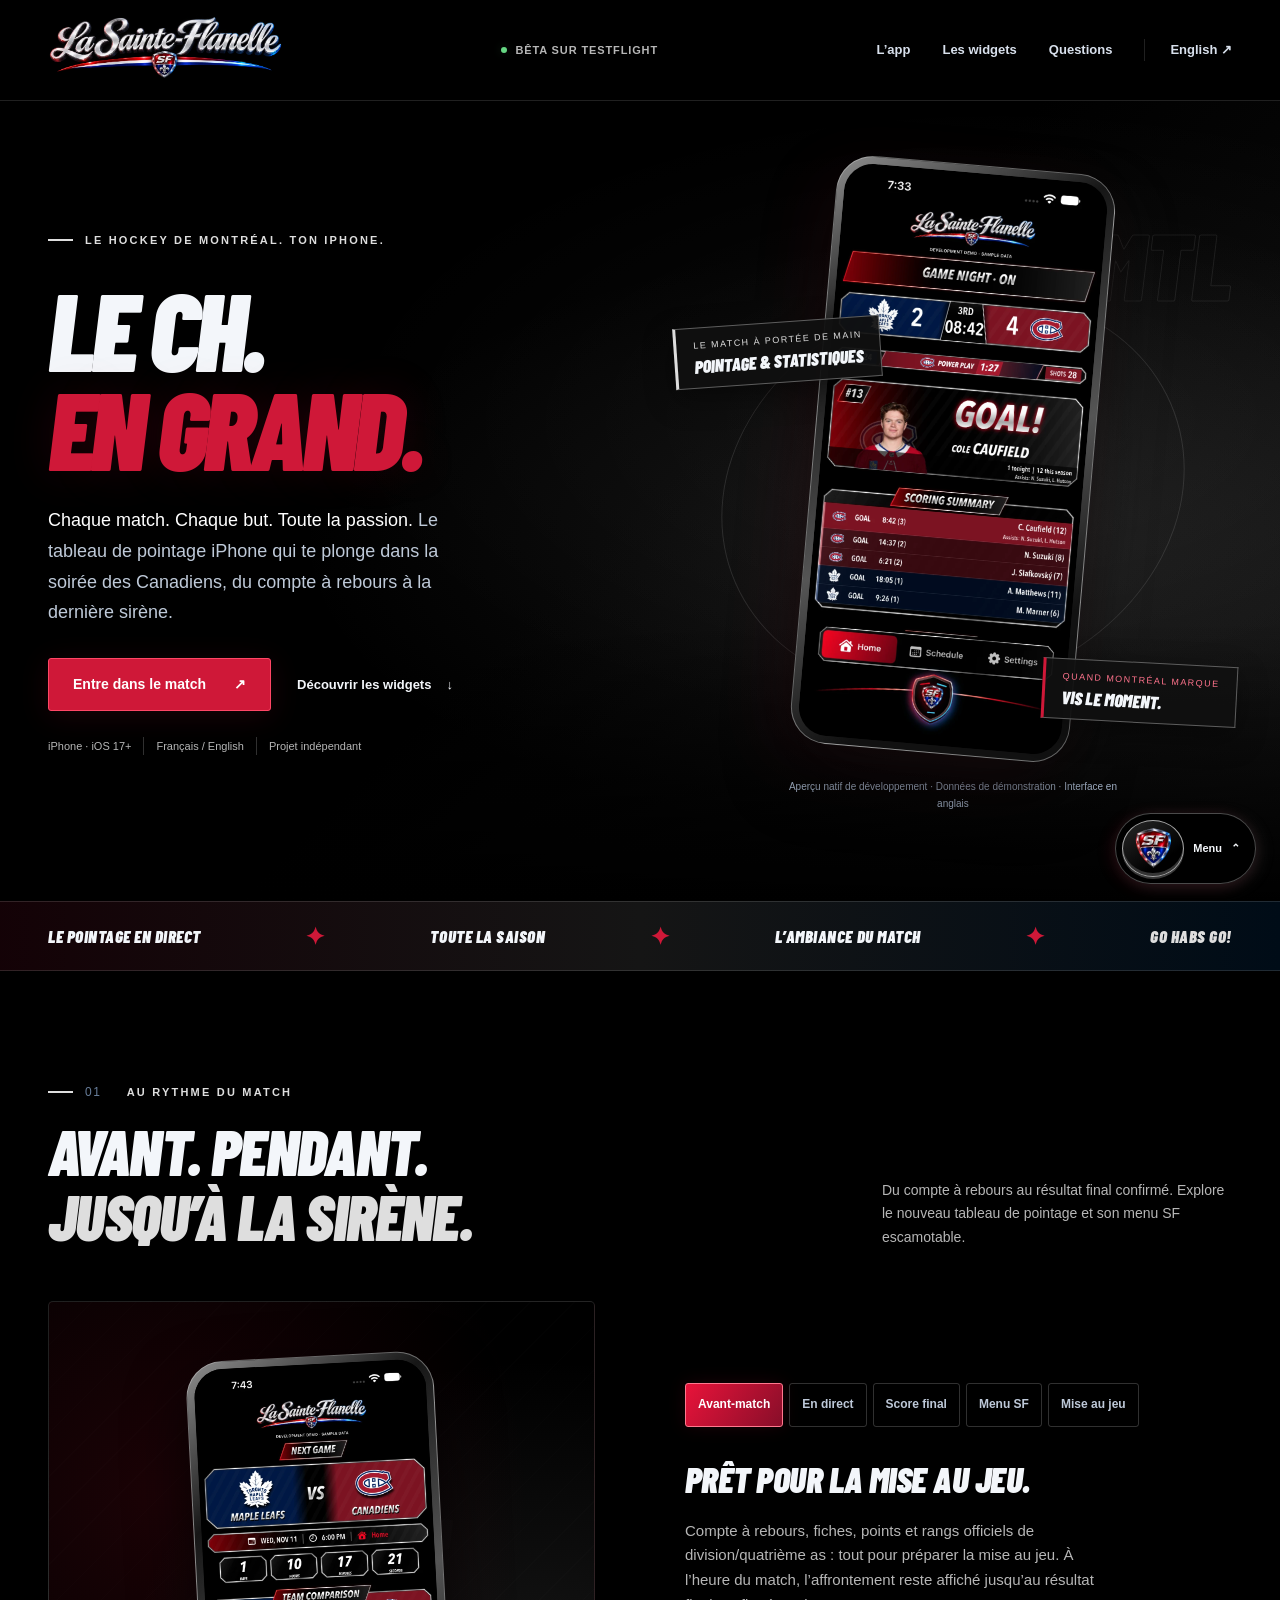
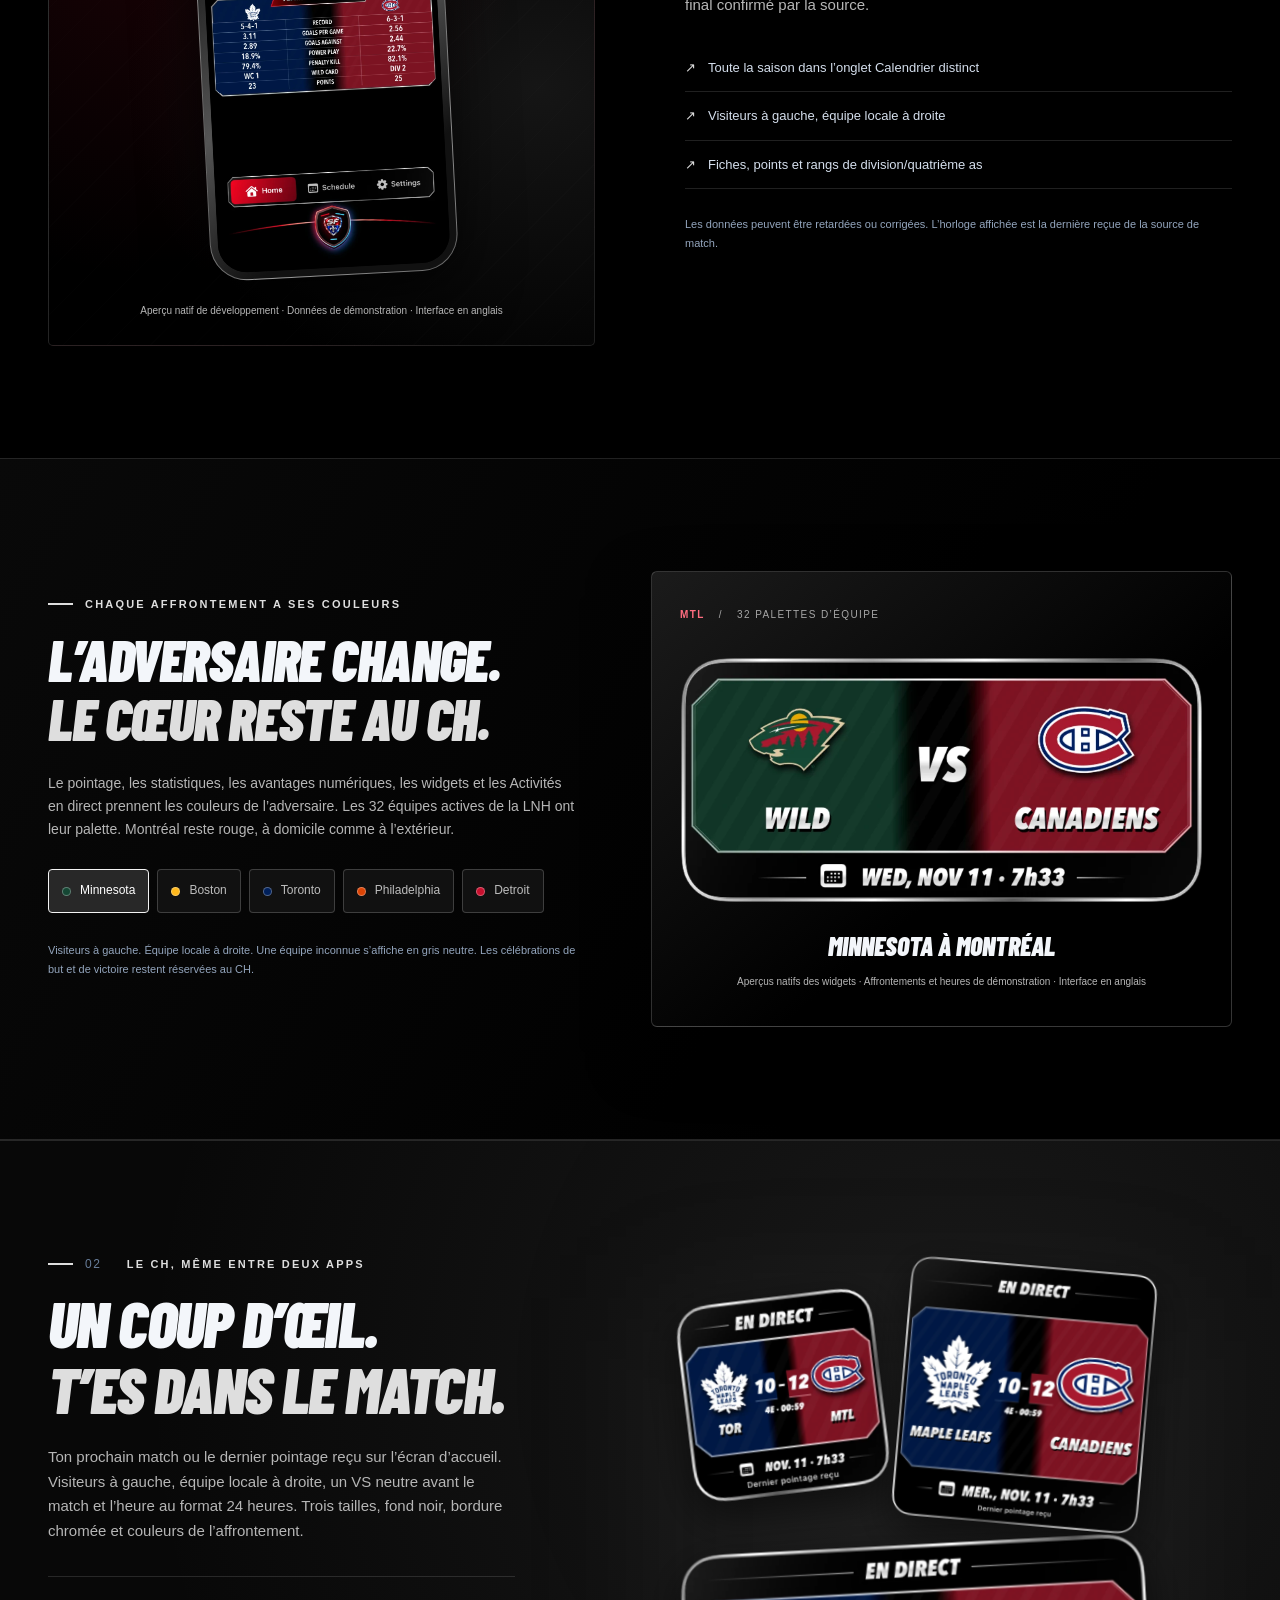
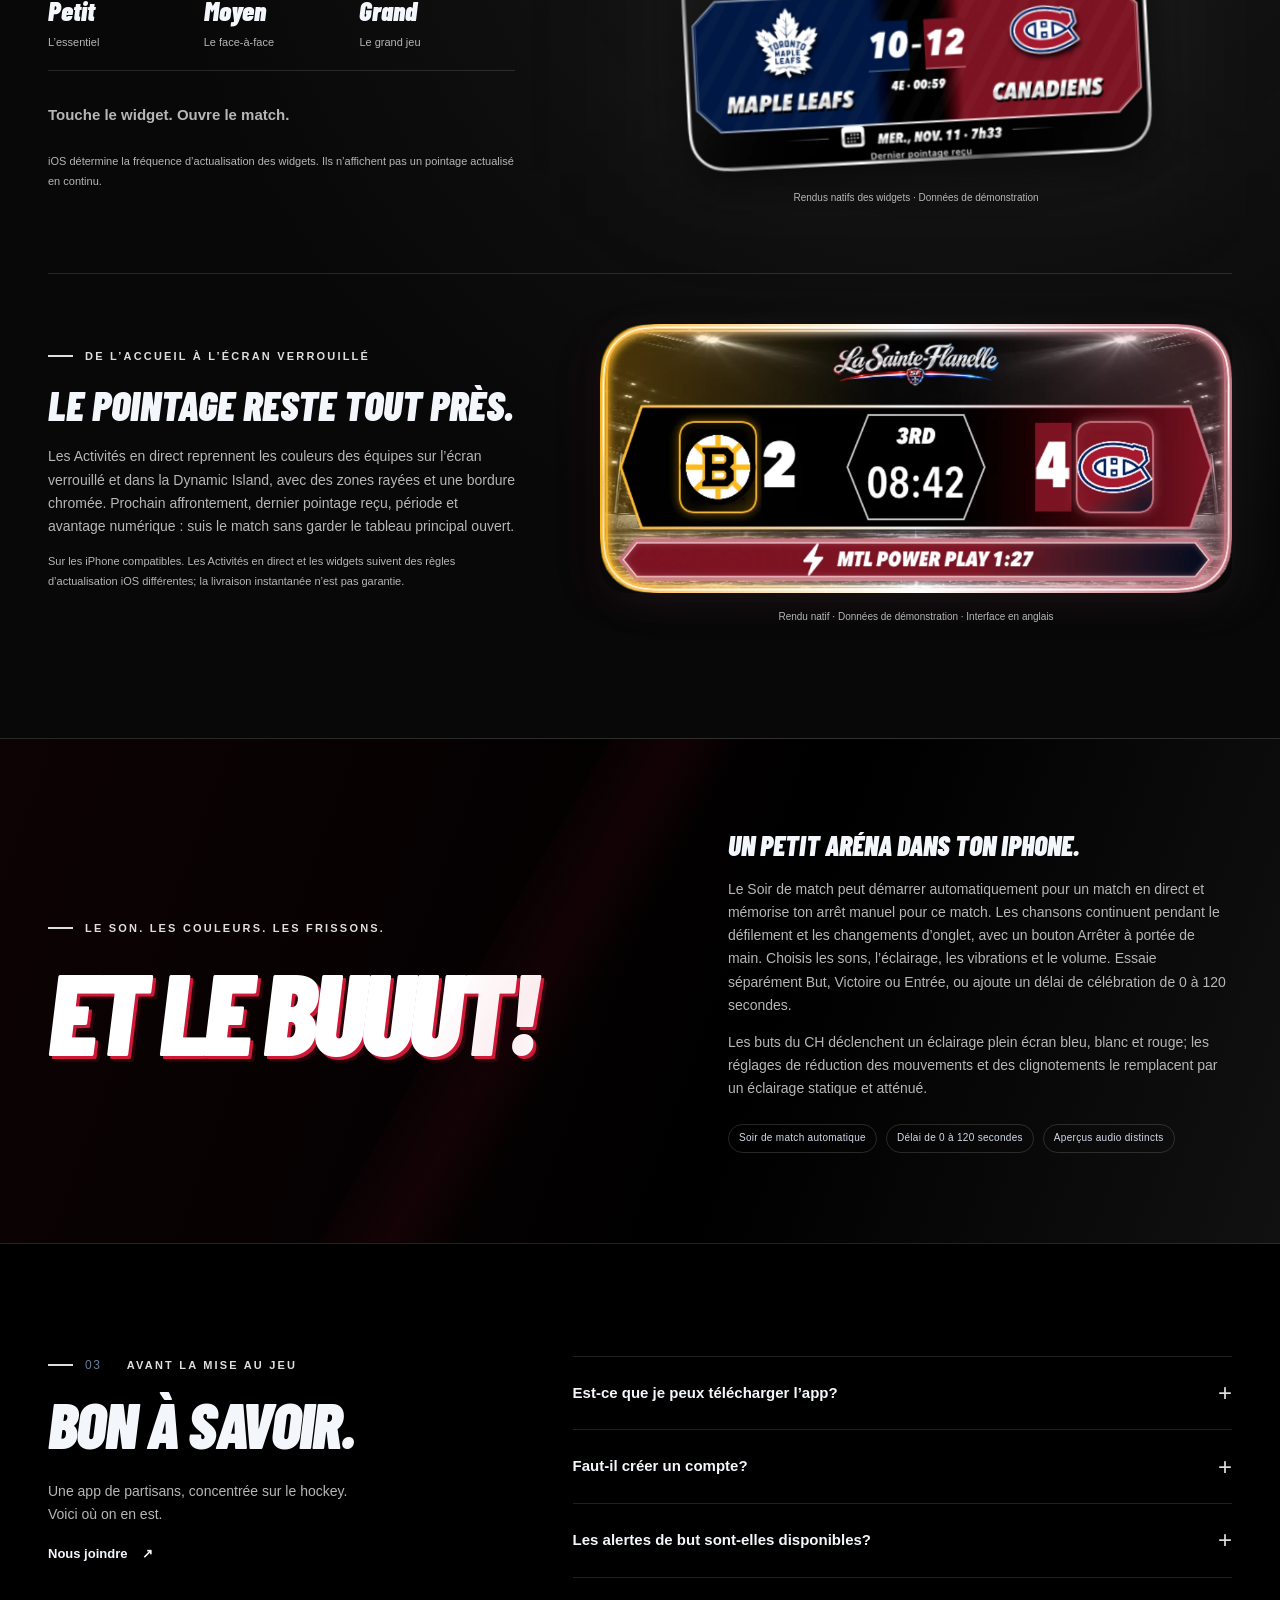
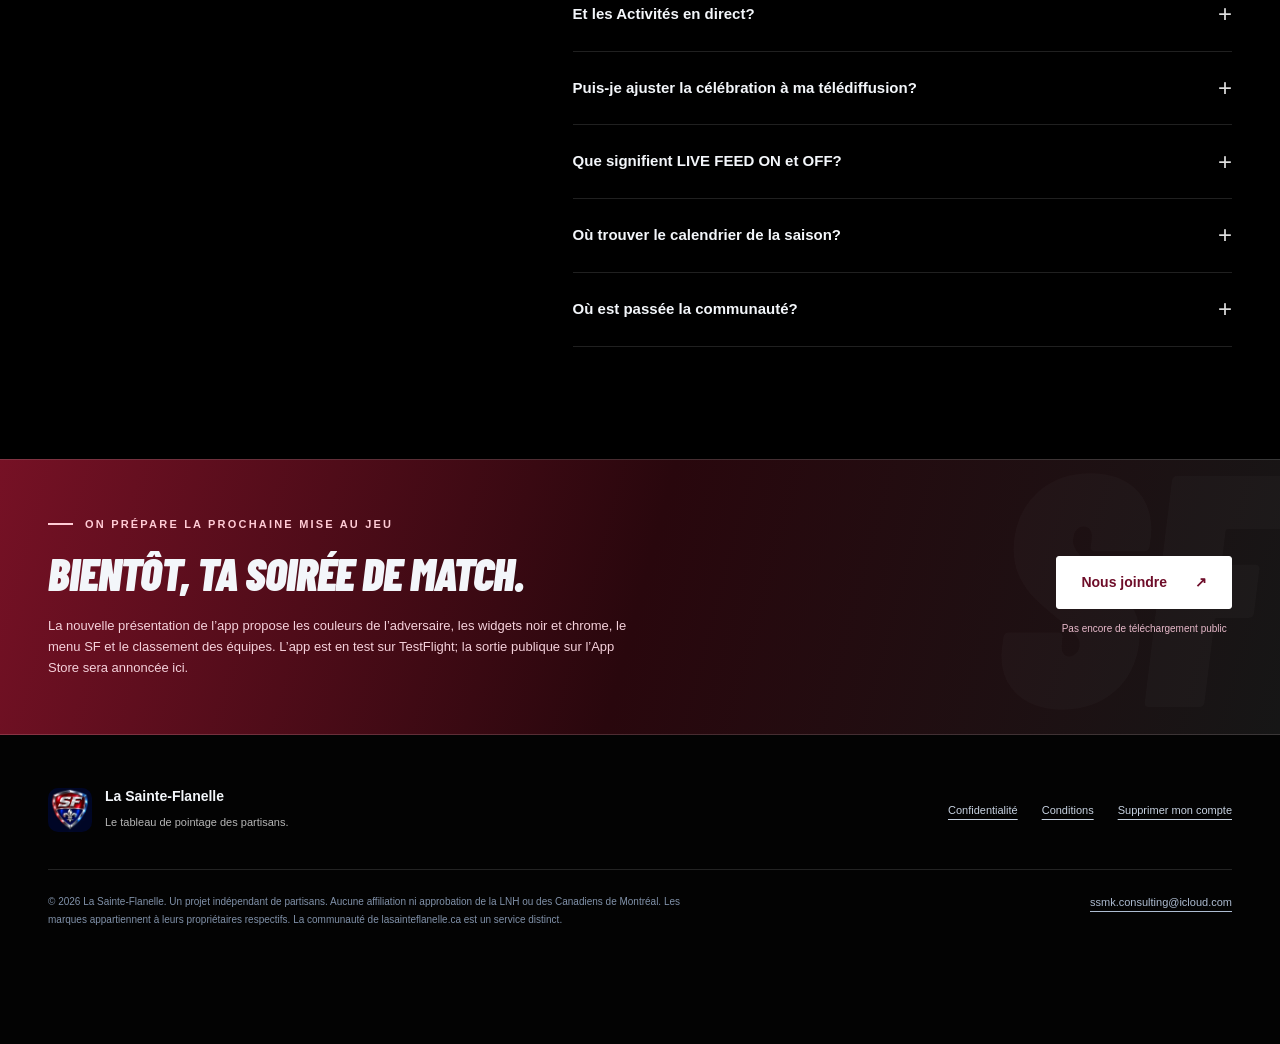
<file: fr/index.html>
<!doctype html>
<html lang="fr-CA">
<head>
<meta charset="utf-8"><meta name="viewport" content="width=device-width, initial-scale=1">
<meta name="theme-color" content="#000000"><meta name="description" content="Le CH, en grand. Pointage en direct, calendrier, statistiques et widgets : La Sainte-Flanelle, le tableau de pointage iPhone des partisans de Montréal.">
<meta property="og:title" content="Accueil · La Sainte-Flanelle"><meta property="og:description" content="Le CH, en grand. Pointage en direct, calendrier, statistiques et widgets : La Sainte-Flanelle, le tableau de pointage iPhone des partisans de Montréal."><meta property="og:type" content="website"><meta property="og:locale" content="fr_CA">
<title>Accueil · La Sainte-Flanelle</title><link rel="stylesheet" href="../assets/style.css?v=5"><link rel="icon" type="image/webp" href="../assets/app-icon.webp?v=5">
<script src="../assets/site.js?v=5" defer></script>
</head><body><a class="skip" href="#main">Aller au contenu</a>
<header class="site-header"><div class="wrap header-inner">
  <a class="brand" href="index.html" aria-label="La Sainte-Flanelle — Accueil"><img src="../assets/wordmark.webp?v=5" alt="La Sainte-Flanelle" width="800" height="267"></a>
  <div class="header-status"><span class="dot" aria-hidden="true"></span>Bêta sur TestFlight</div>
  <nav class="main-nav" aria-label="Navigation principale"><a class="desktop-link" href="index.html#app">L’app</a><a class="desktop-link" href="index.html#widgets">Les widgets</a><a class="desktop-link" href="index.html#questions">Questions</a><a class="language" href="../en/index.html" lang="en">English ↗</a></nav>
</div></header>
<main id="main">
<section class="hero" aria-labelledby="hero-title"><div class="wrap hero-inner">
 <div class="hero-copy"><div class="eyebrow">LE HOCKEY DE MONTRÉAL. TON IPHONE.</div><h1 id="hero-title"><span>LE CH.</span><span class="accent">EN GRAND.</span></h1><p class="lead"><strong>Chaque match. Chaque but. Toute la passion.</strong> Le tableau de pointage iPhone qui te plonge dans la soirée des Canadiens, du compte à rebours à la dernière sirène.</p>
 <div class="actions"><a class="button" href="#app">Entre dans le match <span aria-hidden="true">↗</span></a><a class="text-link" href="#widgets">Découvrir les widgets <span aria-hidden="true">↓</span></a></div>
 <div class="hero-meta"><span>iPhone · iOS 17+</span><span>Français / English</span><span>Projet indépendant</span></div></div>
 <div class="hero-visual"><span class="hero-index" aria-hidden="true">MTL</span><div class="phone"><img src="../assets/scoreboard-live.webp?v=5" alt="Pointage en démonstration : Toronto 2, Montréal 4; navigation par rondelle" width="780" height="1695" fetchpriority="high"></div><div class="floating-label" aria-hidden="true"><small>LE MATCH À PORTÉE DE MAIN</small>Pointage & statistiques</div><div class="floating-label bottom" aria-hidden="true"><small>QUAND MONTRÉAL MARQUE</small>Vis le moment.</div><p class="visual-note">Aperçu natif de développement · Données de démonstration · Interface en anglais</p></div>
</div></section>
<div class="ticker"><div class="wrap ticker-inner"><span>Le pointage en direct</span><span class="fleur" aria-hidden="true">✦</span><span>Toute la saison</span><span class="fleur" aria-hidden="true">✦</span><span>L’ambiance du match</span><span class="fleur" aria-hidden="true">✦</span><span>Go Habs Go!</span></div></div>
<section class="section wrap" id="app" aria-labelledby="app-title">
 <div class="section-heading"><div><div class="eyebrow"><span class="section-number">01</span>AU RYTHME DU MATCH</div><h2 id="app-title">Avant. Pendant.<br><em>Jusqu’à la sirène.</em></h2></div><p>Du compte à rebours au résultat final confirmé. Explore le nouveau tableau de pointage et son menu SF escamotable.</p></div>
 <div class="tour" data-preview><div class="preview-stage"><div class="phone tour-phone"><img data-preview-image src="../assets/scoreboard-upcoming.webp?v=5" alt="Écran avant-match — La Sainte-Flanelle" width="780" height="1695" loading="lazy"></div><p class="stage-note">Aperçu natif de développement · Données de démonstration · Interface en anglais</p></div>
 <div class="tour-copy"><div class="tour-controls" role="group" aria-label="Explorer les écrans du match"><button type="button" hidden data-panel="preview-upcoming" aria-controls="preview-upcoming" aria-pressed="false" data-image="../assets/scoreboard-upcoming.webp?v=5" data-alt="Écran Avant-match — La Sainte-Flanelle" data-width="780" data-height="1695">Avant-match</button><button type="button" hidden data-panel="preview-live" aria-controls="preview-live" aria-pressed="false" data-image="../assets/scoreboard-live.webp?v=5" data-alt="Écran En direct — La Sainte-Flanelle" data-width="780" data-height="1695">En direct</button><button type="button" hidden data-panel="preview-final" aria-controls="preview-final" aria-pressed="false" data-image="../assets/scoreboard-final.webp?v=5" data-alt="Écran Score final — La Sainte-Flanelle" data-width="780" data-height="2033">Score final</button><button type="button" hidden data-panel="preview-menu" aria-controls="preview-menu" aria-pressed="false" data-image="../assets/scoreboard-menu.webp?v=5" data-alt="Menu SF — La Sainte-Flanelle" data-width="780" data-height="1695">Menu SF</button><button type="button" hidden data-panel="preview-puck-drop" aria-controls="preview-puck-drop" aria-pressed="false" data-image="../assets/scoreboard-puck-drop.webp?v=5" data-alt="Mise au jeu — La Sainte-Flanelle" data-width="780" data-height="1716">Mise au jeu</button></div><div aria-live="polite" aria-atomic="true"><div class="tour-content" id="preview-upcoming" role="region" aria-labelledby="title-upcoming"><h3 id="title-upcoming">Prêt pour la mise au jeu.</h3><p>Compte à rebours, fiches, points et rangs officiels de division/quatrième as : tout pour préparer la mise au jeu. À l’heure du match, l’affrontement reste affiché jusqu’au résultat final confirmé par la source.</p><ul class="detail-list"><li>Toute la saison dans l’onglet Calendrier distinct</li><li>Visiteurs à gauche, équipe locale à droite</li><li>Fiches, points et rangs de division/quatrième as</li></ul></div><div class="tour-content" id="preview-live" role="region" aria-labelledby="title-live"><h3 id="title-live">Le match prend toute la place.</h3><p>Un tableau de pointage noir et chrome aux couleurs de chaque équipe : visiteurs à gauche, détails du buteur dès leur réception et petite resurfaceuse à l’entracte. Montréal reste rouge, à domicile comme à l’extérieur.</p><ul class="detail-list"><li>Pointage, période et dernière horloge reçue</li><li>Tirs, avantage numérique et dernier buteur</li><li>Sommaire des buts avec les aides et statistiques des équipes</li></ul></div><div class="tour-content" id="preview-final" role="region" aria-labelledby="title-final"><h3 id="title-final">La dernière sirène. Toute l’émotion.</h3><p>Le résultat final confirmé reste à l’honneur avant le prochain match. Retrouve les buts et les aides, savoure la chanson de victoire quand Montréal l’emporte, puis prépare ta prochaine soirée.</p><ul class="detail-list"><li>Résultat final et sommaire des buts</li><li>Célébration de victoire quand Montréal l’emporte</li><li>Retour au calendrier pour le prochain match</li></ul></div><div class="tour-content" id="preview-menu" role="region" aria-labelledby="title-menu"><h3 id="title-menu">Un écusson. Tout ton match.</h3><p>Dans l’app, touche l’écusson SF pour afficher ou masquer Accueil, Calendrier et Réglages. Le pointage garde la vedette, avec la navigation et le bouton Arrêter toujours à portée de main.</p><ul class="detail-list"><li>Accueil, Calendrier et Réglages dans un menu escamotable</li><li>Le menu SF reste accessible sans encombrer le pointage</li><li>Un bouton Arrêter pendant la chanson de célébration</li></ul></div><div class="tour-content" id="preview-puck-drop" role="region" aria-labelledby="title-puck-drop"><h3 id="title-puck-drop">Le signal est clair.</h3><p>Un compte à rebours lisible, les couleurs de l’affrontement et un témoin de fraîcheur des données. LIVE FEED ON ou OFF décrit le flux, séparément du Soir de match.</p></div></div><p class="tour-footnote">Les données peuvent être retardées ou corrigées. L’horloge affichée est la dernière reçue de la source de match.</p></div></div>
</section>
<section class="section theme-section" id="themes" aria-labelledby="themes-title" data-team-themes>
<div class="wrap theme-layout"><div class="theme-copy"><div class="eyebrow">CHAQUE AFFRONTEMENT A SES COULEURS</div><h2 id="themes-title">L’adversaire change.<br><em>Le cœur reste au CH.</em></h2><p>Le pointage, les statistiques, les avantages numériques, les widgets et les Activités en direct prennent les couleurs de l’adversaire. Les 32 équipes actives de la LNH ont leur palette. Montréal reste rouge, à domicile comme à l’extérieur.</p><div class="theme-controls" role="group" aria-label="Explorer les couleurs des adversaires"><button type="button" hidden data-theme="min" data-image="../assets/theme-min.webp?v=5" data-alt="Widget natif de démonstration : Minnesota à Montréal" data-name="Minnesota à Montréal" style="--swatch:#154734" aria-pressed="false"><span aria-hidden="true"></span>Minnesota</button><button type="button" hidden data-theme="bos" data-image="../assets/theme-bos.webp?v=5" data-alt="Widget natif de démonstration : Boston à Montréal" data-name="Boston à Montréal" style="--swatch:#FFB81C" aria-pressed="false"><span aria-hidden="true"></span>Boston</button><button type="button" hidden data-theme="tor" data-image="../assets/theme-tor.webp?v=5" data-alt="Widget natif de démonstration : Toronto à Montréal" data-name="Toronto à Montréal" style="--swatch:#00205B" aria-pressed="false"><span aria-hidden="true"></span>Toronto</button><button type="button" hidden data-theme="phi" data-image="../assets/theme-phi.webp?v=5" data-alt="Widget natif de démonstration : Philadelphia à Montréal" data-name="Philadelphia à Montréal" style="--swatch:#DC4405" aria-pressed="false"><span aria-hidden="true"></span>Philadelphia</button><button type="button" hidden data-theme="det" data-image="../assets/theme-det.webp?v=5" data-alt="Widget natif de démonstration : Detroit à Montréal" data-name="Detroit à Montréal" style="--swatch:#C8102E" aria-pressed="false"><span aria-hidden="true"></span>Detroit</button></div><p class="tour-footnote">Visiteurs à gauche. Équipe locale à droite. Une équipe inconnue s’affiche en gris neutre. Les célébrations de but et de victoire restent réservées au CH.</p></div>
<figure class="theme-stage"><div class="theme-matchup"><span>MTL</span><span aria-hidden="true">/</span><span>32 PALETTES D’ÉQUIPE</span></div><img data-theme-image src="../assets/theme-min.webp?v=5" alt="Widget natif de démonstration : Minnesota à Montréal" width="1000" height="468" loading="lazy"><figcaption><strong data-theme-name aria-live="polite">Minnesota à Montréal</strong><span>Aperçus natifs des widgets · Affrontements et heures de démonstration · Interface en anglais</span></figcaption></figure></div></section>
<section class="section widgets-section" id="widgets" aria-labelledby="widget-title"><div class="wrap widget-layout"><div class="widget-copy"><div class="eyebrow"><span class="section-number">02</span>LE CH, MÊME ENTRE DEUX APPS</div><h2 id="widget-title">Un coup d’œil.<br><em>T’es dans le match.</em></h2><p>Ton prochain match ou le dernier pointage reçu sur l’écran d’accueil. Visiteurs à gauche, équipe locale à droite, un VS neutre avant le match et l’heure au format 24 heures. Trois tailles, fond noir, bordure chromée et couleurs de l’affrontement.</p><div class="size-specs"><div><b>Petit</b><span>L’essentiel</span></div><div><b>Moyen</b><span>Le face-à-face</span></div><div><b>Grand</b><span>Le grand jeu</span></div></div><p><strong>Touche le widget. Ouvre le match.</strong></p><p class="widget-note">iOS détermine la fréquence d’actualisation des widgets. Ils n’affichent pas un pointage actualisé en continu.</p></div>
 <figure class="widget-art"><div class="widget-row"><img class="widget-small" src="../assets/widget-small-fr.webp?v=5" alt="Petit widget : pointage de démonstration Toronto–Montréal" width="510" height="510" loading="lazy"><img class="widget-large" src="../assets/widget-large-fr.webp?v=5" alt="Grand widget : pointage en démonstration" width="1000" height="1050" loading="lazy"></div><img class="widget-medium" src="../assets/widget-medium-fr.webp?v=5" alt="Widget moyen : pointage de démonstration Toronto–Montréal" width="1000" height="468" loading="lazy"><figcaption>Rendus natifs des widgets · Données de démonstration</figcaption></figure>
</div><div class="wrap activity-feature"><div><div class="eyebrow">DE L’ACCUEIL À L’ÉCRAN VERROUILLÉ</div><h3>Le pointage reste tout près.</h3><p>Les Activités en direct reprennent les couleurs des équipes sur l’écran verrouillé et dans la Dynamic Island, avec des zones rayées et une bordure chromée. Prochain affrontement, dernier pointage reçu, période et avantage numérique : suis le match sans garder le tableau principal ouvert.</p><p class="widget-note">Sur les iPhone compatibles. Les Activités en direct et les widgets suivent des règles d’actualisation iOS différentes; la livraison instantanée n’est pas garantie.</p></div><figure><img src="../assets/activity-fr.webp?v=5" alt="Activité en direct native en anglais : Boston 2, Montréal 4; avantage numérique de Montréal" width="1000" height="426" loading="lazy"><figcaption>Rendu natif · Données de démonstration · Interface en anglais</figcaption></figure></div></section>
<section class="celebration" aria-labelledby="celebration-title"><div class="wrap celebration-inner"><div><div class="eyebrow">LE SON. LES COULEURS. LES FRISSONS.</div><h2 class="goal-word" id="celebration-title">ET LE BUUUT!</h2></div><div class="celebration-copy"><h3>Un petit aréna dans ton iPhone.</h3><p>Le Soir de match peut démarrer automatiquement pour un match en direct et mémorise ton arrêt manuel pour ce match. Les chansons continuent pendant le défilement et les changements d’onglet, avec un bouton Arrêter à portée de main. Choisis les sons, l’éclairage, les vibrations et le volume. Essaie séparément But, Victoire ou Entrée, ou ajoute un délai de célébration de 0 à 120 secondes.</p><p>Les buts du CH déclenchent un éclairage plein écran bleu, blanc et rouge; les réglages de réduction des mouvements et des clignotements le remplacent par un éclairage statique et atténué.</p><div class="chips"><span>Soir de match automatique</span><span>Délai de 0 à 120 secondes</span><span>Aperçus audio distincts</span></div></div></div></section>
<section class="section wrap" id="questions" aria-labelledby="questions-title"><div class="faq-layout"><div class="faq-intro"><div class="eyebrow"><span class="section-number">03</span>AVANT LA MISE AU JEU</div><h2 id="questions-title">Bon à savoir.</h2><p>Une app de partisans, concentrée sur le hockey. Voici où on en est.</p><a class="text-link" href="mailto:ssmk.consulting@icloud.com">Nous joindre <span aria-hidden="true">↗</span></a></div><div class="faq-list"><details><summary>Est-ce que je peux télécharger l’app?</summary><p>L’app est en phase de test sur TestFlight. Elle n’est pas encore offerte publiquement sur l’App Store. La disponibilité publique sera annoncée ici.</p></details>
<details><summary>Faut-il créer un compte?</summary><p>Tu peux consulter le calendrier, le pointage et les statistiques, et essayer les célébrations sans compte. Certains services en arrière-plan nécessitent une connexion avec Apple et les autorisations iOS.</p></details>
<details><summary>Les alertes de but sont-elles disponibles?</summary><p>Oui. Le service déployé prend en charge les alertes de but et de score final après la connexion Apple, l’autorisation iOS et une inscription réussie. Active chaque type dans les réglages. Choisis un seul rappel d’avant-match : 15, 10 ou 5 minutes. Apple et la source de données influencent la livraison; le délai des alertes n’est pas garanti.</p></details>
<details><summary>Et les Activités en direct?</summary><p>Démarre une Activité en direct dans les réglages pour suivre le match sur l’écran verrouillé et dans la Dynamic Island des iPhone compatibles. Les zones des équipes reprennent leurs couleurs, les rayures et la finition chromée, avec les visiteurs à gauche et l’heure du prochain match. Si le pointage en direct est périmé, ouvre l’app pour l’actualiser. Les mises à jour dépendent du service, de la connexion et d’iOS.</p></details>
<details><summary>Puis-je ajuster la célébration à ma télédiffusion?</summary><p>Règle un délai de célébration au premier plan de 0 à 120 secondes. Il s’applique aux chansons, à l’éclairage et aux vibrations, sans retarder le pointage ni les alertes en arrière-plan. Les délais de la source et de ta diffusion peuvent différer : la synchronisation télé exacte n’est pas garantie. Quitter l’app ou une véritable interruption audio arrête les chansons complètes.</p></details>
<details><summary>Que signifient LIVE FEED ON et OFF?</summary><p>Un symbole vert accompagne LIVE FEED ON quand les données sont récentes. Un symbole rouge accompagne LIVE FEED OFF si les données sont périmées ou indisponibles, ou si le match est terminé ou reporté. Le texte explique l’état sans dépendre de la couleur. Le Soir de match contrôle séparément les sons et l’affichage.</p></details><details><summary>Où trouver le calendrier de la saison?</summary><p>L’accueil se concentre sur le match. Ouvre Calendrier depuis le menu SF pour retrouver toute la saison, les filtres domicile/extérieur et ton fuseau horaire préféré.</p></details><details><summary>Où est passée la communauté?</summary><p>L’app se concentre maintenant sur le tableau de pointage des Canadiens. Les discussions, photos, profils sociaux et rencontres ne font plus partie de son interface. La communauté existante sur lasainteflanelle.ca demeure distincte.</p></details></div></div></section>
<section class="release" id="release" aria-labelledby="release-title"><div class="wrap release-inner"><div><div class="eyebrow">ON PRÉPARE LA PROCHAINE MISE AU JEU</div><h2 id="release-title">Bientôt, ta soirée de match.</h2><p>La nouvelle présentation de l’app propose les couleurs de l’adversaire, les widgets noir et chrome, le menu SF et le classement des équipes. L’app est en test sur TestFlight; la sortie publique sur l’App Store sera annoncée ici.</p></div><div><a class="button" href="mailto:ssmk.consulting@icloud.com">Nous joindre <span aria-hidden="true">↗</span></a><span class="release-small">Pas encore de téléchargement public</span></div></div></section>
</main>
<footer class="footer"><div class="wrap">
<div class="footer-top"><div class="footer-brand"><img src="../assets/app-icon.webp?v=5" alt="" width="192" height="192"><div><strong>La Sainte-Flanelle</strong><span>Le tableau de pointage des partisans.</span></div></div><nav class="footer-nav" aria-label="Informations"><a href="confidentialite.html">Confidentialité</a><a href="conditions.html">Conditions</a><a href="suppression.html">Supprimer mon compte</a></nav></div>
<div class="footer-bottom"><p>© 2026 La Sainte-Flanelle. Un projet indépendant de partisans. Aucune affiliation ni approbation de la LNH ou des Canadiens de Montréal. Les marques appartiennent à leurs propriétaires respectifs. La communauté de lasainteflanelle.ca est un service distinct.</p><a href="mailto:ssmk.consulting@icloud.com">ssmk.consulting@icloud.com</a></div>
</div></footer>
<div class="puck-navigation" data-puck-navigation hidden>
<nav id="puck-links" class="puck-links" aria-label="Navigation rapide" hidden>
<a href="#main">Accueil</a><a href="#app">L’app</a><a href="#widgets">Widgets</a><a href="#questions">Questions</a>
</nav>
<button class="puck-toggle" type="button" aria-expanded="false" aria-controls="puck-links" data-open-label="Ouvrir le menu SF" data-close-label="Fermer le menu SF" aria-label="Ouvrir le menu SF"><span class="puck-emblem"><img src="../assets/menu-crest.webp?v=5" alt="" width="128" height="128"></span><span class="puck-label">Menu <span aria-hidden="true">⌃</span></span></button>
</div>
</body></html>
</file>
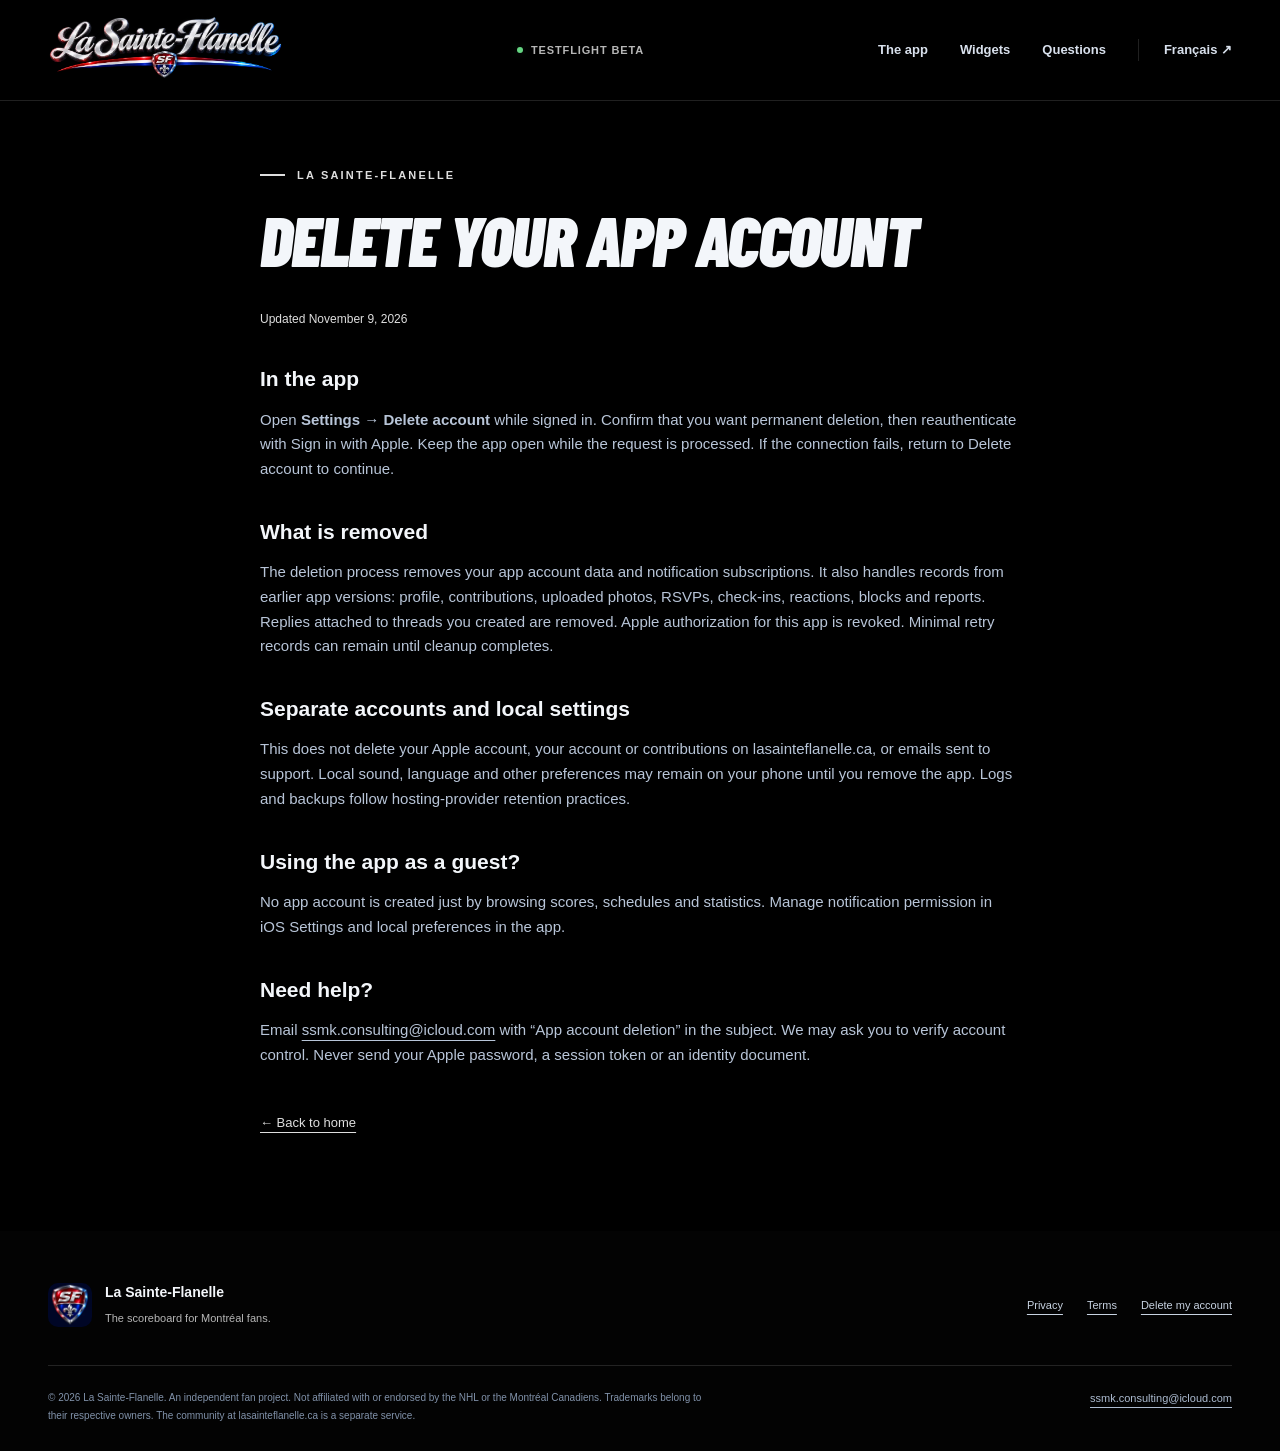
<file: en/delete-account.html>
<!doctype html>
<html lang="en-CA">
<head>
<meta charset="utf-8"><meta name="viewport" content="width=device-width, initial-scale=1">
<meta name="theme-color" content="#000000"><meta name="description" content="All Habs. All heart. Live scores, the season schedule, team stats and Home Screen widgets. Meet La Sainte-Flanelle, the iPhone scoreboard for Montréal hockey fans.">
<meta property="og:title" content="Delete your app account · La Sainte-Flanelle"><meta property="og:description" content="All Habs. All heart. Live scores, the season schedule, team stats and Home Screen widgets. Meet La Sainte-Flanelle, the iPhone scoreboard for Montréal hockey fans."><meta property="og:type" content="website"><meta property="og:locale" content="en_CA">
<title>Delete your app account · La Sainte-Flanelle</title><link rel="stylesheet" href="../assets/style.css?v=5"><link rel="icon" type="image/webp" href="../assets/app-icon.webp?v=5">

</head><body><a class="skip" href="#main">Skip to content</a>
<header class="site-header"><div class="wrap header-inner">
  <a class="brand" href="index.html" aria-label="La Sainte-Flanelle — Home"><img src="../assets/wordmark.webp?v=5" alt="La Sainte-Flanelle" width="800" height="267"></a>
  <div class="header-status"><span class="dot" aria-hidden="true"></span>TestFlight beta</div>
  <nav class="main-nav" aria-label="Main navigation"><a class="desktop-link" href="index.html#app">The app</a><a class="desktop-link" href="index.html#widgets">Widgets</a><a class="desktop-link" href="index.html#questions">Questions</a><a class="language" href="../fr/suppression.html" lang="fr-CA">Français ↗</a></nav>
</div></header>
<main id="main" class="wrap"><article class="article"><div class="eyebrow">La Sainte-Flanelle</div><h1>Delete your app account</h1><p class="updated">Updated November 9, 2026</p><h2>In the app</h2><p>Open <strong>Settings → Delete account</strong> while signed in. Confirm that you want permanent deletion, then reauthenticate with Sign in with Apple. Keep the app open while the request is processed. If the connection fails, return to Delete account to continue.</p>
<h2>What is removed</h2><p>The deletion process removes your app account data and notification subscriptions. It also handles records from earlier app versions: profile, contributions, uploaded photos, RSVPs, check-ins, reactions, blocks and reports. Replies attached to threads you created are removed. Apple authorization for this app is revoked. Minimal retry records can remain until cleanup completes.</p>
<h2>Separate accounts and local settings</h2><p>This does not delete your Apple account, your account or contributions on lasainteflanelle.ca, or emails sent to support. Local sound, language and other preferences may remain on your phone until you remove the app. Logs and backups follow hosting-provider retention practices.</p>
<h2>Using the app as a guest?</h2><p>No app account is created just by browsing scores, schedules and statistics. Manage notification permission in iOS Settings and local preferences in the app.</p>
<h2>Need help?</h2><p>Email <a href="mailto:ssmk.consulting@icloud.com?subject=App%20account%20deletion">ssmk.consulting@icloud.com</a> with “App account deletion” in the subject. We may ask you to verify account control. Never send your Apple password, a session token or an identity document.</p><a class="back-link" href="index.html">← Back to home</a></article></main>
<footer class="footer"><div class="wrap">
<div class="footer-top"><div class="footer-brand"><img src="../assets/app-icon.webp?v=5" alt="" width="44" height="44"><div><strong>La Sainte-Flanelle</strong><span>The scoreboard for Montréal fans.</span></div></div><nav class="footer-nav" aria-label="Information"><a href="privacy.html">Privacy</a><a href="terms.html">Terms</a><a href="delete-account.html">Delete my account</a></nav></div>
<div class="footer-bottom"><p>© 2026 La Sainte-Flanelle. An independent fan project. Not affiliated with or endorsed by the NHL or the Montréal Canadiens. Trademarks belong to their respective owners. The community at lasainteflanelle.ca is a separate service.</p><a href="mailto:ssmk.consulting@icloud.com">ssmk.consulting@icloud.com</a></div>
</div></footer>
</body></html>
</file>
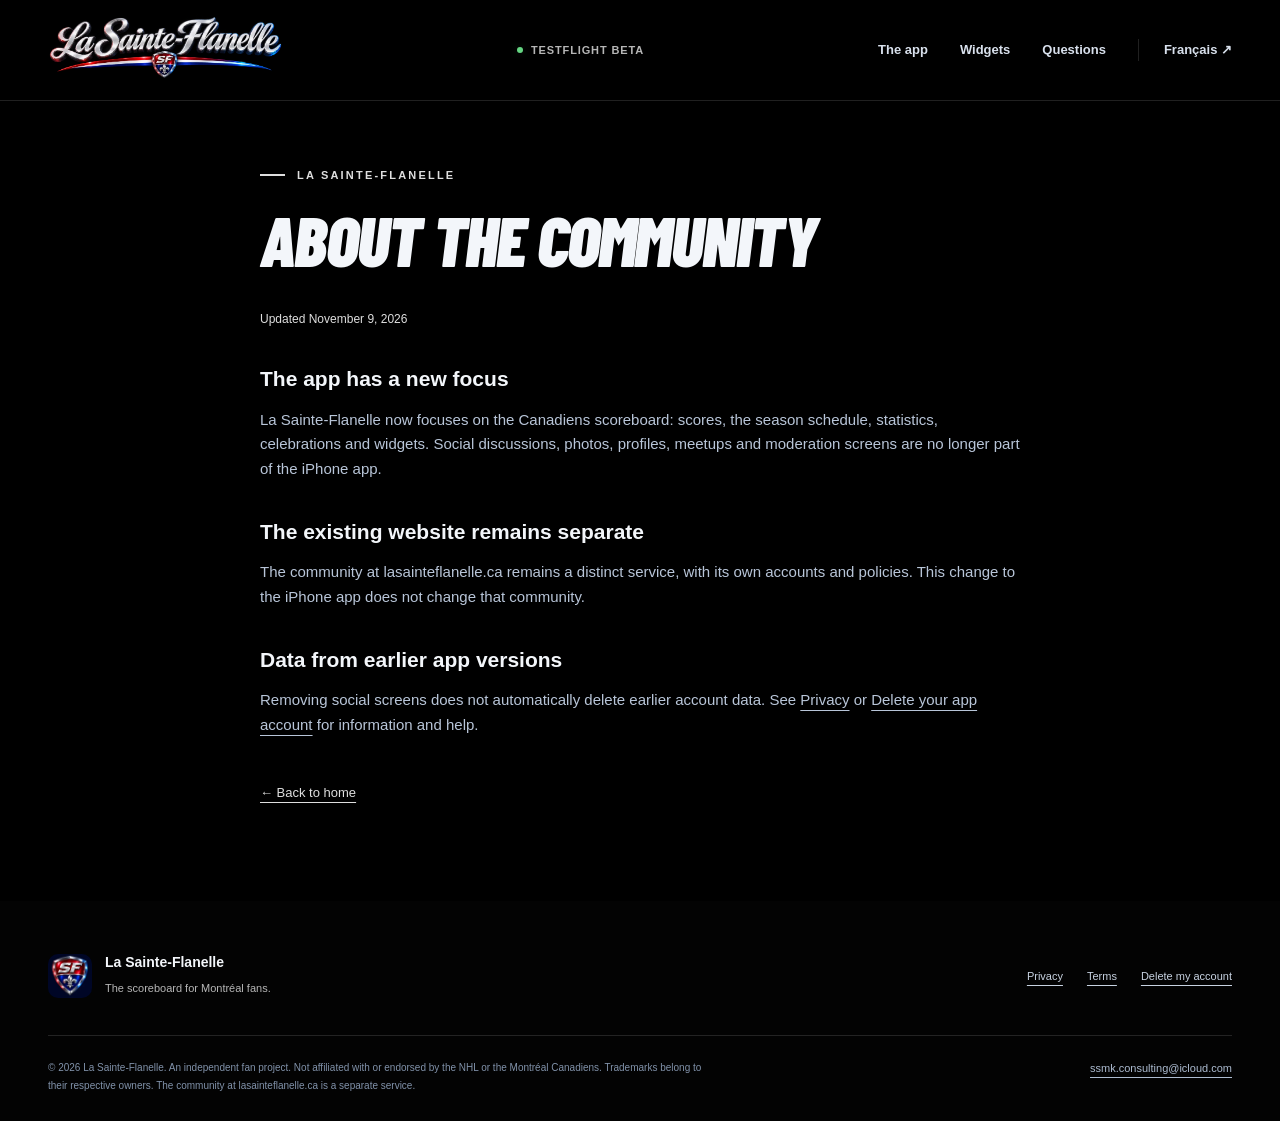
<file: en/guidelines.html>
<!doctype html>
<html lang="en-CA">
<head>
<meta charset="utf-8"><meta name="viewport" content="width=device-width, initial-scale=1">
<meta name="theme-color" content="#000000"><meta name="description" content="All Habs. All heart. Live scores, the season schedule, team stats and Home Screen widgets. Meet La Sainte-Flanelle, the iPhone scoreboard for Montréal hockey fans.">
<meta property="og:title" content="About the community · La Sainte-Flanelle"><meta property="og:description" content="All Habs. All heart. Live scores, the season schedule, team stats and Home Screen widgets. Meet La Sainte-Flanelle, the iPhone scoreboard for Montréal hockey fans."><meta property="og:type" content="website"><meta property="og:locale" content="en_CA">
<title>About the community · La Sainte-Flanelle</title><link rel="stylesheet" href="../assets/style.css?v=5"><link rel="icon" type="image/webp" href="../assets/app-icon.webp?v=5">

</head><body><a class="skip" href="#main">Skip to content</a>
<header class="site-header"><div class="wrap header-inner">
  <a class="brand" href="index.html" aria-label="La Sainte-Flanelle — Home"><img src="../assets/wordmark.webp?v=5" alt="La Sainte-Flanelle" width="800" height="267"></a>
  <div class="header-status"><span class="dot" aria-hidden="true"></span>TestFlight beta</div>
  <nav class="main-nav" aria-label="Main navigation"><a class="desktop-link" href="index.html#app">The app</a><a class="desktop-link" href="index.html#widgets">Widgets</a><a class="desktop-link" href="index.html#questions">Questions</a><a class="language" href="../fr/communaute.html" lang="fr-CA">Français ↗</a></nav>
</div></header>
<main id="main" class="wrap"><article class="article"><div class="eyebrow">La Sainte-Flanelle</div><h1>About the community</h1><p class="updated">Updated November 9, 2026</p><h2>The app has a new focus</h2><p>La Sainte-Flanelle now focuses on the Canadiens scoreboard: scores, the season schedule, statistics, celebrations and widgets. Social discussions, photos, profiles, meetups and moderation screens are no longer part of the iPhone app.</p>
<h2>The existing website remains separate</h2><p>The community at lasainteflanelle.ca remains a distinct service, with its own accounts and policies. This change to the iPhone app does not change that community.</p>
<h2>Data from earlier app versions</h2><p>Removing social screens does not automatically delete earlier account data. See <a href="privacy.html">Privacy</a> or <a href="delete-account.html">Delete your app account</a> for information and help.</p><a class="back-link" href="index.html">← Back to home</a></article></main>
<footer class="footer"><div class="wrap">
<div class="footer-top"><div class="footer-brand"><img src="../assets/app-icon.webp?v=5" alt="" width="44" height="44"><div><strong>La Sainte-Flanelle</strong><span>The scoreboard for Montréal fans.</span></div></div><nav class="footer-nav" aria-label="Information"><a href="privacy.html">Privacy</a><a href="terms.html">Terms</a><a href="delete-account.html">Delete my account</a></nav></div>
<div class="footer-bottom"><p>© 2026 La Sainte-Flanelle. An independent fan project. Not affiliated with or endorsed by the NHL or the Montréal Canadiens. Trademarks belong to their respective owners. The community at lasainteflanelle.ca is a separate service.</p><a href="mailto:ssmk.consulting@icloud.com">ssmk.consulting@icloud.com</a></div>
</div></footer>
</body></html>
</file>
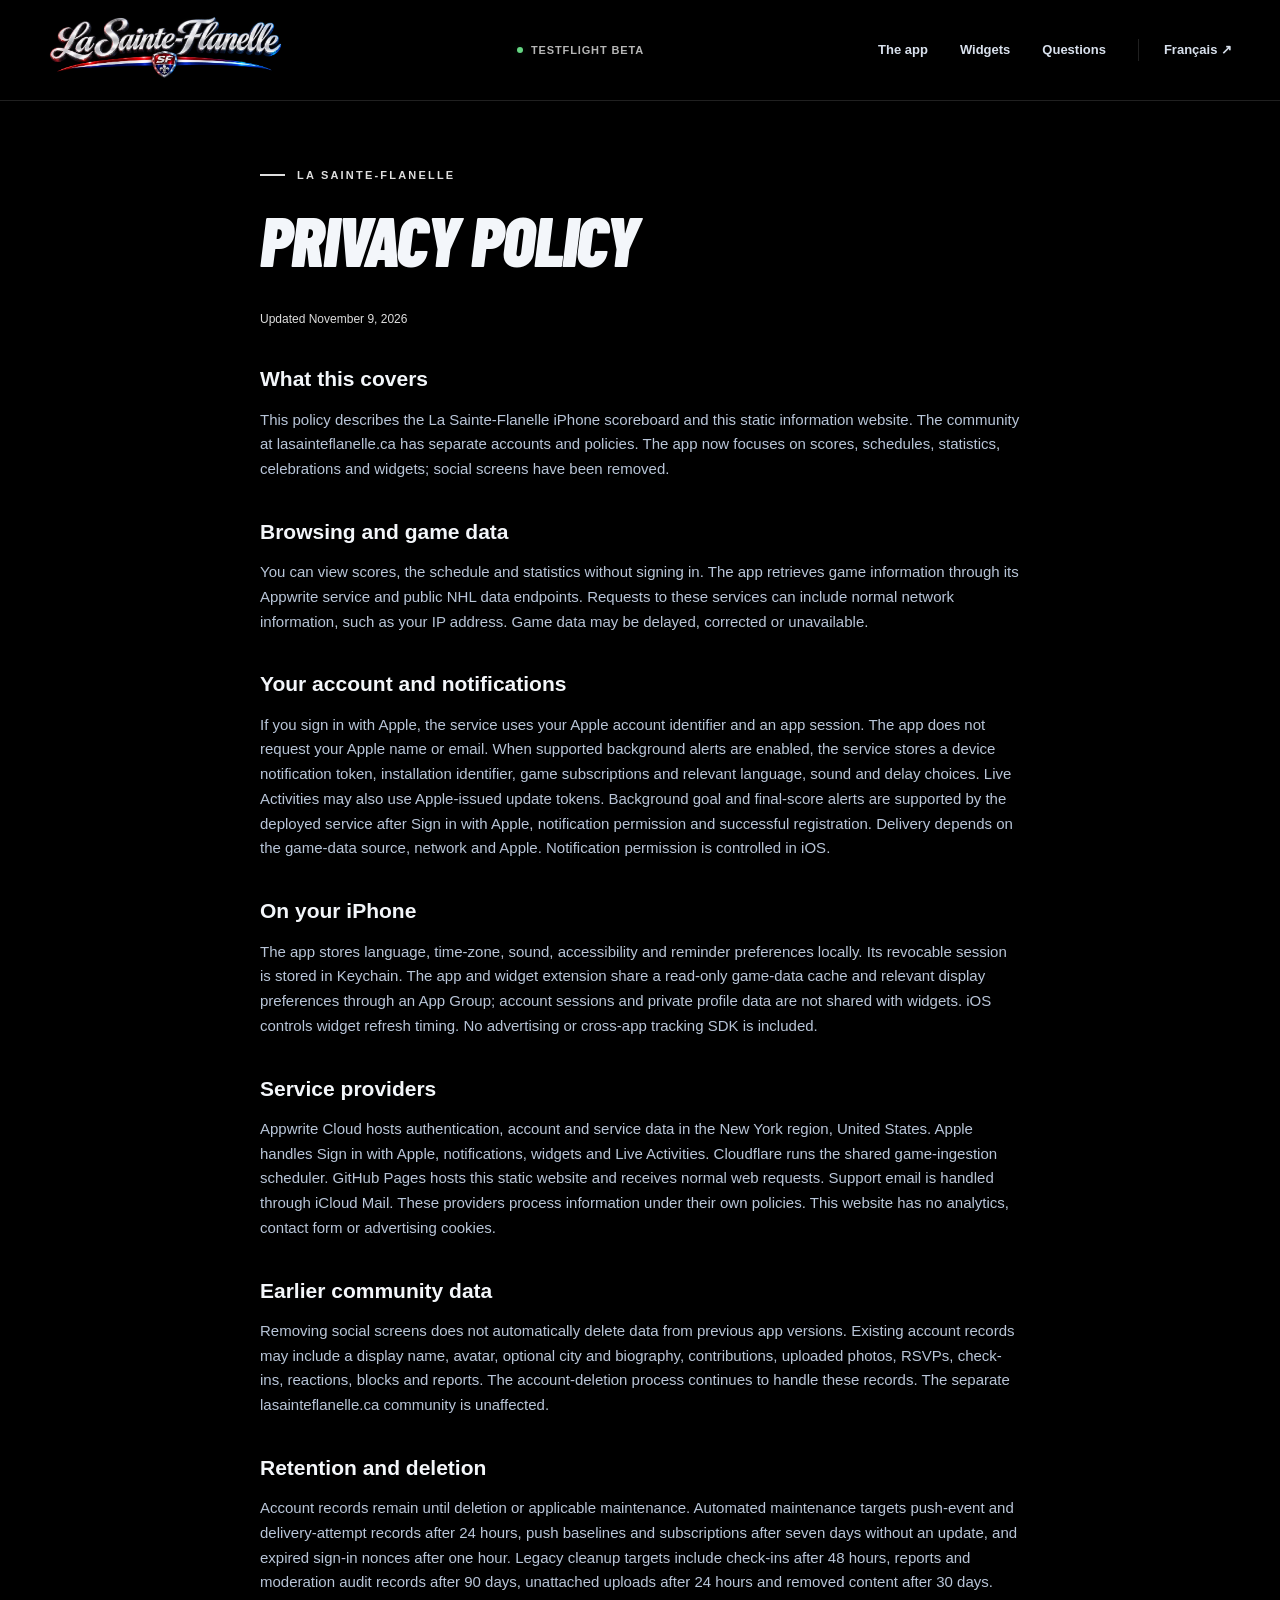
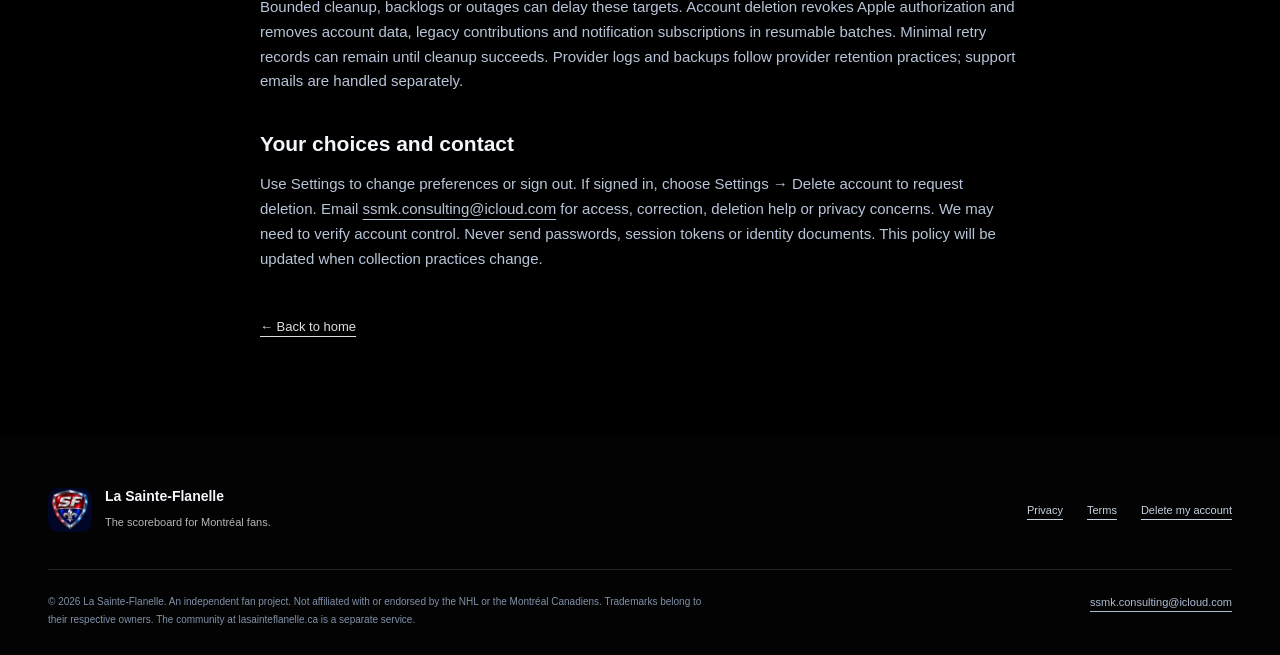
<file: en/privacy.html>
<!doctype html>
<html lang="en-CA">
<head>
<meta charset="utf-8"><meta name="viewport" content="width=device-width, initial-scale=1">
<meta name="theme-color" content="#000000"><meta name="description" content="All Habs. All heart. Live scores, the season schedule, team stats and Home Screen widgets. Meet La Sainte-Flanelle, the iPhone scoreboard for Montréal hockey fans.">
<meta property="og:title" content="Privacy policy · La Sainte-Flanelle"><meta property="og:description" content="All Habs. All heart. Live scores, the season schedule, team stats and Home Screen widgets. Meet La Sainte-Flanelle, the iPhone scoreboard for Montréal hockey fans."><meta property="og:type" content="website"><meta property="og:locale" content="en_CA">
<title>Privacy policy · La Sainte-Flanelle</title><link rel="stylesheet" href="../assets/style.css?v=5"><link rel="icon" type="image/webp" href="../assets/app-icon.webp?v=5">

</head><body><a class="skip" href="#main">Skip to content</a>
<header class="site-header"><div class="wrap header-inner">
  <a class="brand" href="index.html" aria-label="La Sainte-Flanelle — Home"><img src="../assets/wordmark.webp?v=5" alt="La Sainte-Flanelle" width="800" height="267"></a>
  <div class="header-status"><span class="dot" aria-hidden="true"></span>TestFlight beta</div>
  <nav class="main-nav" aria-label="Main navigation"><a class="desktop-link" href="index.html#app">The app</a><a class="desktop-link" href="index.html#widgets">Widgets</a><a class="desktop-link" href="index.html#questions">Questions</a><a class="language" href="../fr/confidentialite.html" lang="fr-CA">Français ↗</a></nav>
</div></header>
<main id="main" class="wrap"><article class="article"><div class="eyebrow">La Sainte-Flanelle</div><h1>Privacy policy</h1><p class="updated">Updated November 9, 2026</p><h2>What this covers</h2><p>This policy describes the La Sainte-Flanelle iPhone scoreboard and this static information website. The community at lasainteflanelle.ca has separate accounts and policies. The app now focuses on scores, schedules, statistics, celebrations and widgets; social screens have been removed.</p>
<h2>Browsing and game data</h2><p>You can view scores, the schedule and statistics without signing in. The app retrieves game information through its Appwrite service and public NHL data endpoints. Requests to these services can include normal network information, such as your IP address. Game data may be delayed, corrected or unavailable.</p>
<h2>Your account and notifications</h2><p>If you sign in with Apple, the service uses your Apple account identifier and an app session. The app does not request your Apple name or email. When supported background alerts are enabled, the service stores a device notification token, installation identifier, game subscriptions and relevant language, sound and delay choices. Live Activities may also use Apple-issued update tokens. Background goal and final-score alerts are supported by the deployed service after Sign in with Apple, notification permission and successful registration. Delivery depends on the game-data source, network and Apple. Notification permission is controlled in iOS.</p>
<h2>On your iPhone</h2><p>The app stores language, time-zone, sound, accessibility and reminder preferences locally. Its revocable session is stored in Keychain. The app and widget extension share a read-only game-data cache and relevant display preferences through an App Group; account sessions and private profile data are not shared with widgets. iOS controls widget refresh timing. No advertising or cross-app tracking SDK is included.</p>
<h2>Service providers</h2><p>Appwrite Cloud hosts authentication, account and service data in the New York region, United States. Apple handles Sign in with Apple, notifications, widgets and Live Activities. Cloudflare runs the shared game-ingestion scheduler. GitHub Pages hosts this static website and receives normal web requests. Support email is handled through iCloud Mail. These providers process information under their own policies. This website has no analytics, contact form or advertising cookies.</p>
<h2>Earlier community data</h2><p>Removing social screens does not automatically delete data from previous app versions. Existing account records may include a display name, avatar, optional city and biography, contributions, uploaded photos, RSVPs, check-ins, reactions, blocks and reports. The account-deletion process continues to handle these records. The separate lasainteflanelle.ca community is unaffected.</p>
<h2>Retention and deletion</h2><p>Account records remain until deletion or applicable maintenance. Automated maintenance targets push-event and delivery-attempt records after 24 hours, push baselines and subscriptions after seven days without an update, and expired sign-in nonces after one hour. Legacy cleanup targets include check-ins after 48 hours, reports and moderation audit records after 90 days, unattached uploads after 24 hours and removed content after 30 days. Bounded cleanup, backlogs or outages can delay these targets. Account deletion revokes Apple authorization and removes account data, legacy contributions and notification subscriptions in resumable batches. Minimal retry records can remain until cleanup succeeds. Provider logs and backups follow provider retention practices; support emails are handled separately.</p>
<h2>Your choices and contact</h2><p>Use Settings to change preferences or sign out. If signed in, choose Settings → Delete account to request deletion. Email <a href="mailto:ssmk.consulting@icloud.com">ssmk.consulting@icloud.com</a> for access, correction, deletion help or privacy concerns. We may need to verify account control. Never send passwords, session tokens or identity documents. This policy will be updated when collection practices change.</p><a class="back-link" href="index.html">← Back to home</a></article></main>
<footer class="footer"><div class="wrap">
<div class="footer-top"><div class="footer-brand"><img src="../assets/app-icon.webp?v=5" alt="" width="44" height="44"><div><strong>La Sainte-Flanelle</strong><span>The scoreboard for Montréal fans.</span></div></div><nav class="footer-nav" aria-label="Information"><a href="privacy.html">Privacy</a><a href="terms.html">Terms</a><a href="delete-account.html">Delete my account</a></nav></div>
<div class="footer-bottom"><p>© 2026 La Sainte-Flanelle. An independent fan project. Not affiliated with or endorsed by the NHL or the Montréal Canadiens. Trademarks belong to their respective owners. The community at lasainteflanelle.ca is a separate service.</p><a href="mailto:ssmk.consulting@icloud.com">ssmk.consulting@icloud.com</a></div>
</div></footer>
</body></html>
</file>
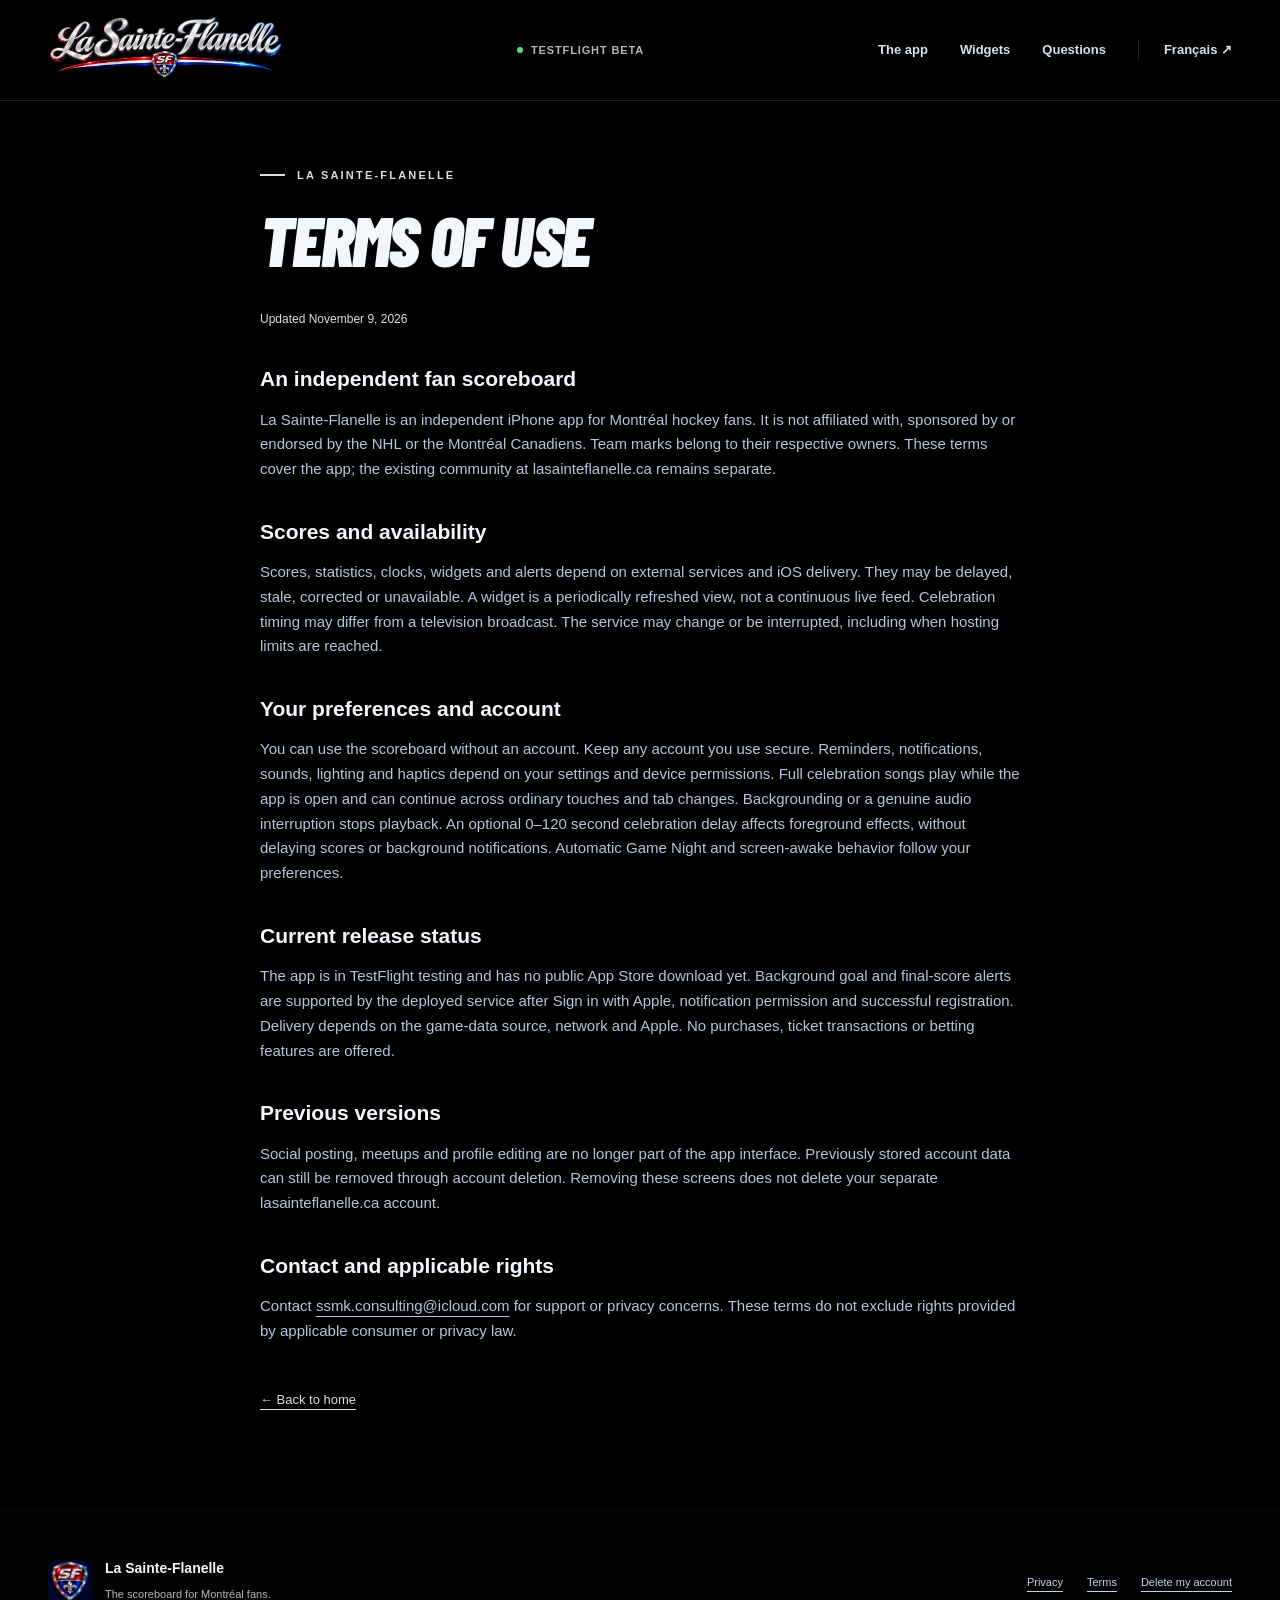
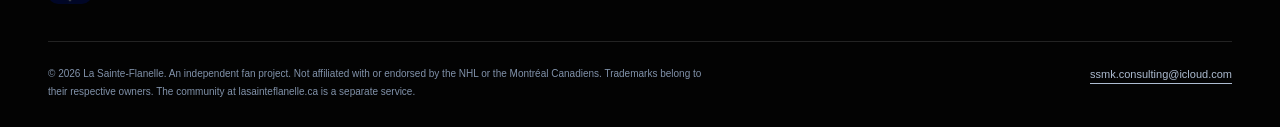
<file: en/terms.html>
<!doctype html>
<html lang="en-CA">
<head>
<meta charset="utf-8"><meta name="viewport" content="width=device-width, initial-scale=1">
<meta name="theme-color" content="#000000"><meta name="description" content="All Habs. All heart. Live scores, the season schedule, team stats and Home Screen widgets. Meet La Sainte-Flanelle, the iPhone scoreboard for Montréal hockey fans.">
<meta property="og:title" content="Terms of use · La Sainte-Flanelle"><meta property="og:description" content="All Habs. All heart. Live scores, the season schedule, team stats and Home Screen widgets. Meet La Sainte-Flanelle, the iPhone scoreboard for Montréal hockey fans."><meta property="og:type" content="website"><meta property="og:locale" content="en_CA">
<title>Terms of use · La Sainte-Flanelle</title><link rel="stylesheet" href="../assets/style.css?v=5"><link rel="icon" type="image/webp" href="../assets/app-icon.webp?v=5">

</head><body><a class="skip" href="#main">Skip to content</a>
<header class="site-header"><div class="wrap header-inner">
  <a class="brand" href="index.html" aria-label="La Sainte-Flanelle — Home"><img src="../assets/wordmark.webp?v=5" alt="La Sainte-Flanelle" width="800" height="267"></a>
  <div class="header-status"><span class="dot" aria-hidden="true"></span>TestFlight beta</div>
  <nav class="main-nav" aria-label="Main navigation"><a class="desktop-link" href="index.html#app">The app</a><a class="desktop-link" href="index.html#widgets">Widgets</a><a class="desktop-link" href="index.html#questions">Questions</a><a class="language" href="../fr/conditions.html" lang="fr-CA">Français ↗</a></nav>
</div></header>
<main id="main" class="wrap"><article class="article"><div class="eyebrow">La Sainte-Flanelle</div><h1>Terms of use</h1><p class="updated">Updated November 9, 2026</p><h2>An independent fan scoreboard</h2><p>La Sainte-Flanelle is an independent iPhone app for Montréal hockey fans. It is not affiliated with, sponsored by or endorsed by the NHL or the Montréal Canadiens. Team marks belong to their respective owners. These terms cover the app; the existing community at lasainteflanelle.ca remains separate.</p>
<h2>Scores and availability</h2><p>Scores, statistics, clocks, widgets and alerts depend on external services and iOS delivery. They may be delayed, stale, corrected or unavailable. A widget is a periodically refreshed view, not a continuous live feed. Celebration timing may differ from a television broadcast. The service may change or be interrupted, including when hosting limits are reached.</p>
<h2>Your preferences and account</h2><p>You can use the scoreboard without an account. Keep any account you use secure. Reminders, notifications, sounds, lighting and haptics depend on your settings and device permissions. Full celebration songs play while the app is open and can continue across ordinary touches and tab changes. Backgrounding or a genuine audio interruption stops playback. An optional 0–120 second celebration delay affects foreground effects, without delaying scores or background notifications. Automatic Game Night and screen-awake behavior follow your preferences.</p>
<h2>Current release status</h2><p>The app is in TestFlight testing and has no public App Store download yet. Background goal and final-score alerts are supported by the deployed service after Sign in with Apple, notification permission and successful registration. Delivery depends on the game-data source, network and Apple. No purchases, ticket transactions or betting features are offered.</p>
<h2>Previous versions</h2><p>Social posting, meetups and profile editing are no longer part of the app interface. Previously stored account data can still be removed through account deletion. Removing these screens does not delete your separate lasainteflanelle.ca account.</p>
<h2>Contact and applicable rights</h2><p>Contact <a href="mailto:ssmk.consulting@icloud.com">ssmk.consulting@icloud.com</a> for support or privacy concerns. These terms do not exclude rights provided by applicable consumer or privacy law.</p><a class="back-link" href="index.html">← Back to home</a></article></main>
<footer class="footer"><div class="wrap">
<div class="footer-top"><div class="footer-brand"><img src="../assets/app-icon.webp?v=5" alt="" width="44" height="44"><div><strong>La Sainte-Flanelle</strong><span>The scoreboard for Montréal fans.</span></div></div><nav class="footer-nav" aria-label="Information"><a href="privacy.html">Privacy</a><a href="terms.html">Terms</a><a href="delete-account.html">Delete my account</a></nav></div>
<div class="footer-bottom"><p>© 2026 La Sainte-Flanelle. An independent fan project. Not affiliated with or endorsed by the NHL or the Montréal Canadiens. Trademarks belong to their respective owners. The community at lasainteflanelle.ca is a separate service.</p><a href="mailto:ssmk.consulting@icloud.com">ssmk.consulting@icloud.com</a></div>
</div></footer>
</body></html>
</file>
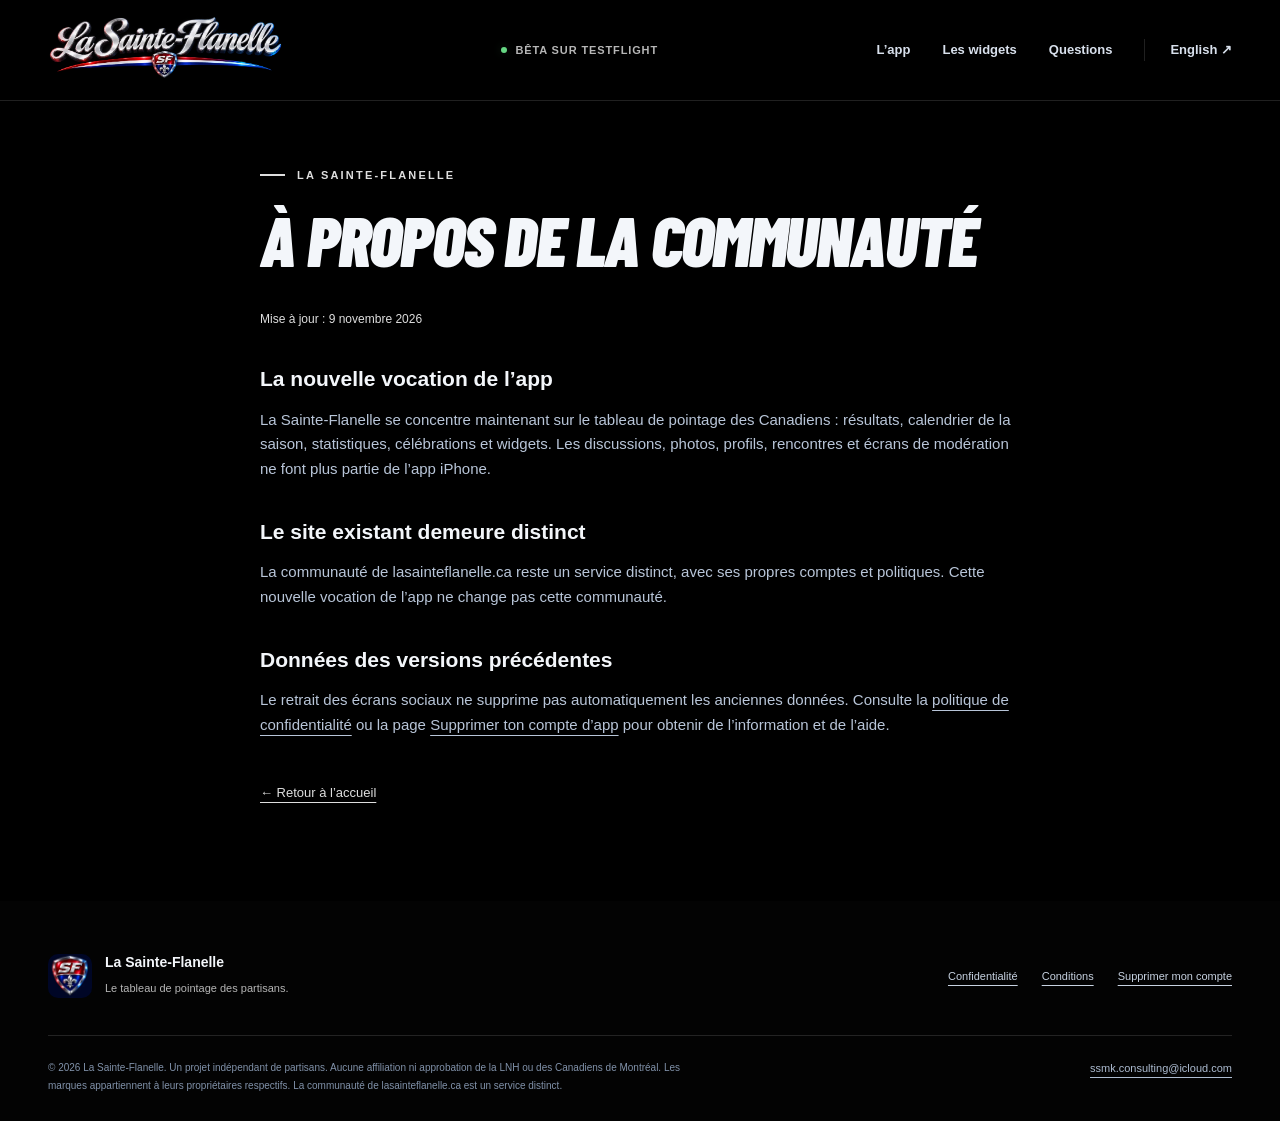
<file: fr/communaute.html>
<!doctype html>
<html lang="fr-CA">
<head>
<meta charset="utf-8"><meta name="viewport" content="width=device-width, initial-scale=1">
<meta name="theme-color" content="#000000"><meta name="description" content="Le CH, en grand. Pointage en direct, calendrier, statistiques et widgets : La Sainte-Flanelle, le tableau de pointage iPhone des partisans de Montréal.">
<meta property="og:title" content="À propos de la communauté · La Sainte-Flanelle"><meta property="og:description" content="Le CH, en grand. Pointage en direct, calendrier, statistiques et widgets : La Sainte-Flanelle, le tableau de pointage iPhone des partisans de Montréal."><meta property="og:type" content="website"><meta property="og:locale" content="fr_CA">
<title>À propos de la communauté · La Sainte-Flanelle</title><link rel="stylesheet" href="../assets/style.css?v=5"><link rel="icon" type="image/webp" href="../assets/app-icon.webp?v=5">

</head><body><a class="skip" href="#main">Aller au contenu</a>
<header class="site-header"><div class="wrap header-inner">
  <a class="brand" href="index.html" aria-label="La Sainte-Flanelle — Accueil"><img src="../assets/wordmark.webp?v=5" alt="La Sainte-Flanelle" width="800" height="267"></a>
  <div class="header-status"><span class="dot" aria-hidden="true"></span>Bêta sur TestFlight</div>
  <nav class="main-nav" aria-label="Navigation principale"><a class="desktop-link" href="index.html#app">L’app</a><a class="desktop-link" href="index.html#widgets">Les widgets</a><a class="desktop-link" href="index.html#questions">Questions</a><a class="language" href="../en/guidelines.html" lang="en">English ↗</a></nav>
</div></header>
<main id="main" class="wrap"><article class="article"><div class="eyebrow">La Sainte-Flanelle</div><h1>À propos de la communauté</h1><p class="updated">Mise à jour : 9 novembre 2026</p><h2>La nouvelle vocation de l’app</h2><p>La Sainte-Flanelle se concentre maintenant sur le tableau de pointage des Canadiens : résultats, calendrier de la saison, statistiques, célébrations et widgets. Les discussions, photos, profils, rencontres et écrans de modération ne font plus partie de l’app iPhone.</p>
<h2>Le site existant demeure distinct</h2><p>La communauté de lasainteflanelle.ca reste un service distinct, avec ses propres comptes et politiques. Cette nouvelle vocation de l’app ne change pas cette communauté.</p>
<h2>Données des versions précédentes</h2><p>Le retrait des écrans sociaux ne supprime pas automatiquement les anciennes données. Consulte la <a href="confidentialite.html">politique de confidentialité</a> ou la page <a href="suppression.html">Supprimer ton compte d’app</a> pour obtenir de l’information et de l’aide.</p><a class="back-link" href="index.html">← Retour à l’accueil</a></article></main>
<footer class="footer"><div class="wrap">
<div class="footer-top"><div class="footer-brand"><img src="../assets/app-icon.webp?v=5" alt="" width="44" height="44"><div><strong>La Sainte-Flanelle</strong><span>Le tableau de pointage des partisans.</span></div></div><nav class="footer-nav" aria-label="Informations"><a href="confidentialite.html">Confidentialité</a><a href="conditions.html">Conditions</a><a href="suppression.html">Supprimer mon compte</a></nav></div>
<div class="footer-bottom"><p>© 2026 La Sainte-Flanelle. Un projet indépendant de partisans. Aucune affiliation ni approbation de la LNH ou des Canadiens de Montréal. Les marques appartiennent à leurs propriétaires respectifs. La communauté de lasainteflanelle.ca est un service distinct.</p><a href="mailto:ssmk.consulting@icloud.com">ssmk.consulting@icloud.com</a></div>
</div></footer>
</body></html>
</file>
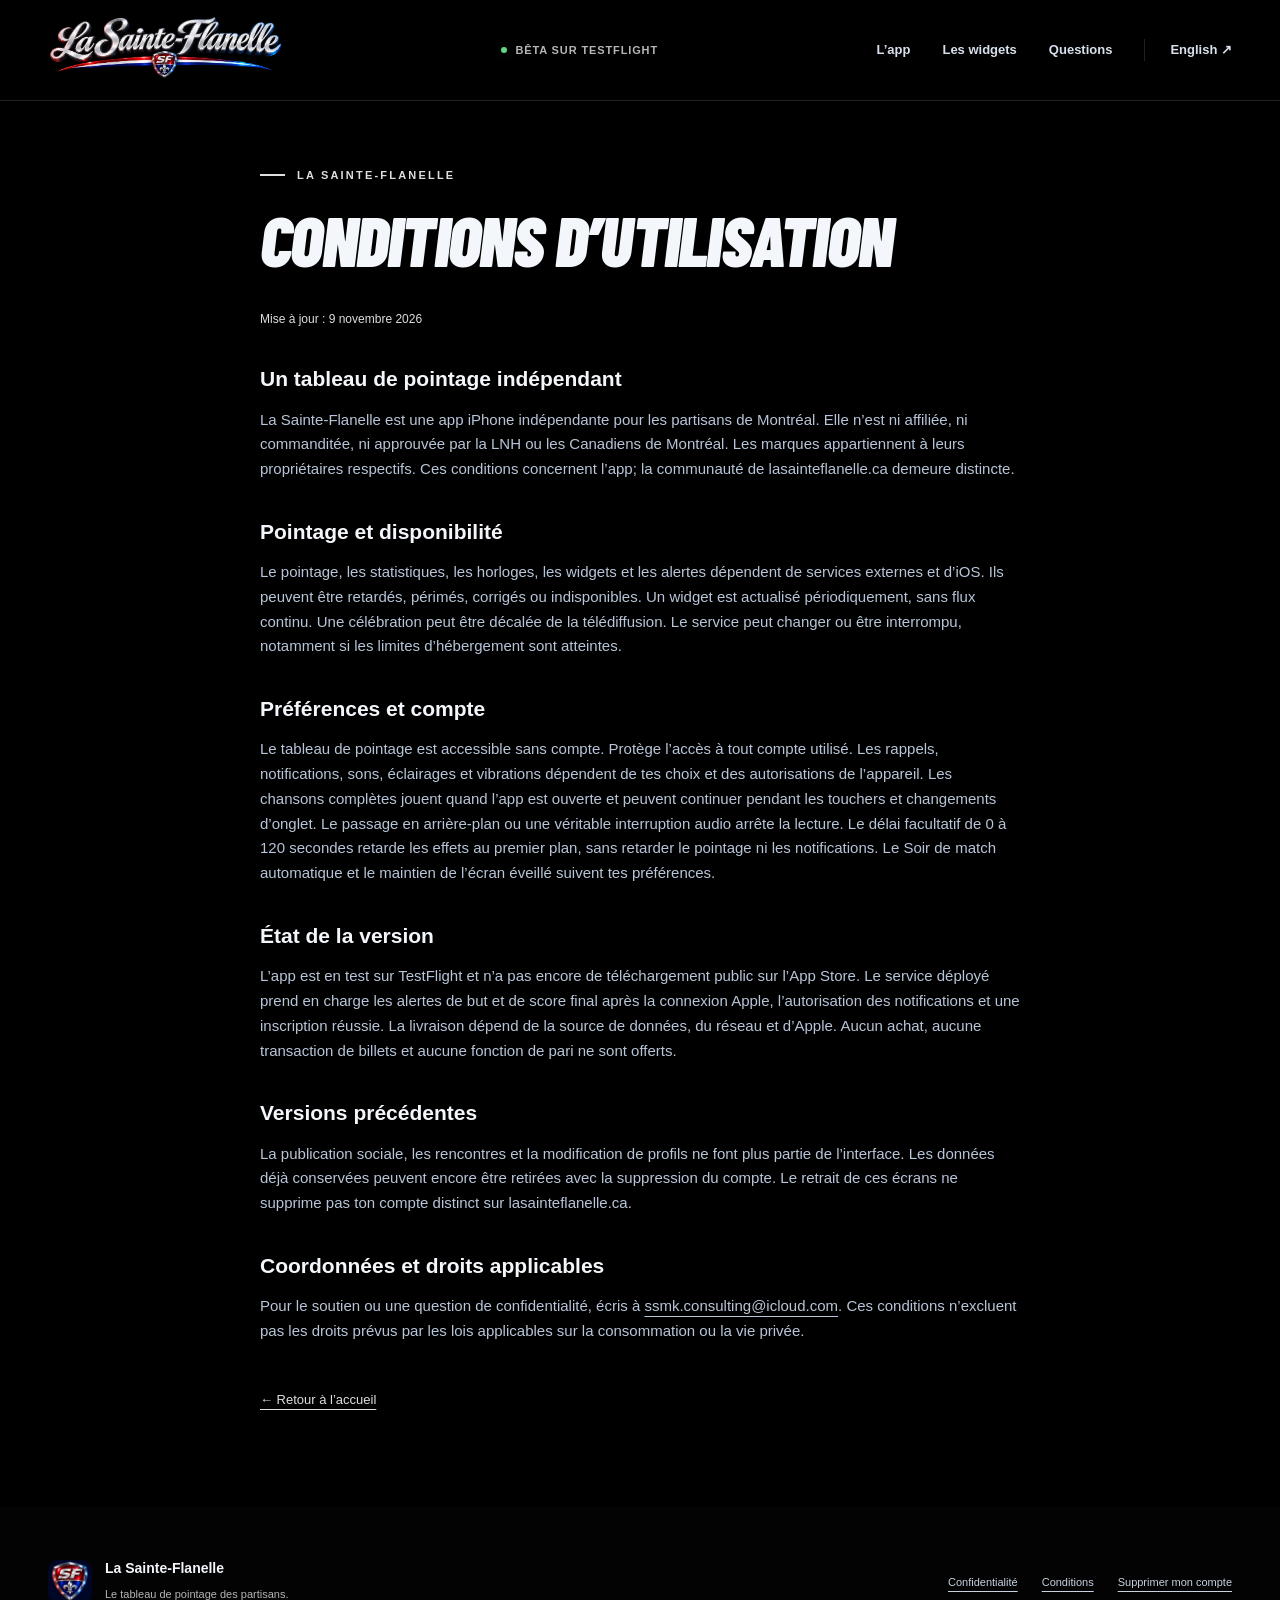
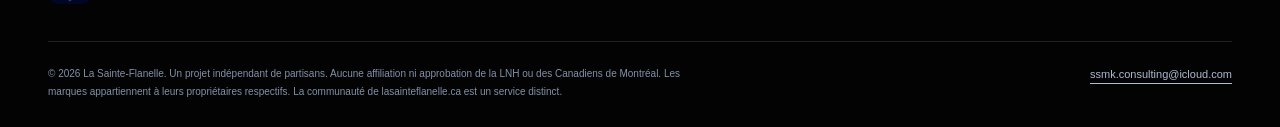
<file: fr/conditions.html>
<!doctype html>
<html lang="fr-CA">
<head>
<meta charset="utf-8"><meta name="viewport" content="width=device-width, initial-scale=1">
<meta name="theme-color" content="#000000"><meta name="description" content="Le CH, en grand. Pointage en direct, calendrier, statistiques et widgets : La Sainte-Flanelle, le tableau de pointage iPhone des partisans de Montréal.">
<meta property="og:title" content="Conditions d’utilisation · La Sainte-Flanelle"><meta property="og:description" content="Le CH, en grand. Pointage en direct, calendrier, statistiques et widgets : La Sainte-Flanelle, le tableau de pointage iPhone des partisans de Montréal."><meta property="og:type" content="website"><meta property="og:locale" content="fr_CA">
<title>Conditions d’utilisation · La Sainte-Flanelle</title><link rel="stylesheet" href="../assets/style.css?v=5"><link rel="icon" type="image/webp" href="../assets/app-icon.webp?v=5">

</head><body><a class="skip" href="#main">Aller au contenu</a>
<header class="site-header"><div class="wrap header-inner">
  <a class="brand" href="index.html" aria-label="La Sainte-Flanelle — Accueil"><img src="../assets/wordmark.webp?v=5" alt="La Sainte-Flanelle" width="800" height="267"></a>
  <div class="header-status"><span class="dot" aria-hidden="true"></span>Bêta sur TestFlight</div>
  <nav class="main-nav" aria-label="Navigation principale"><a class="desktop-link" href="index.html#app">L’app</a><a class="desktop-link" href="index.html#widgets">Les widgets</a><a class="desktop-link" href="index.html#questions">Questions</a><a class="language" href="../en/terms.html" lang="en">English ↗</a></nav>
</div></header>
<main id="main" class="wrap"><article class="article"><div class="eyebrow">La Sainte-Flanelle</div><h1>Conditions d’utilisation</h1><p class="updated">Mise à jour : 9 novembre 2026</p><h2>Un tableau de pointage indépendant</h2><p>La Sainte-Flanelle est une app iPhone indépendante pour les partisans de Montréal. Elle n’est ni affiliée, ni commanditée, ni approuvée par la LNH ou les Canadiens de Montréal. Les marques appartiennent à leurs propriétaires respectifs. Ces conditions concernent l’app; la communauté de lasainteflanelle.ca demeure distincte.</p>
<h2>Pointage et disponibilité</h2><p>Le pointage, les statistiques, les horloges, les widgets et les alertes dépendent de services externes et d’iOS. Ils peuvent être retardés, périmés, corrigés ou indisponibles. Un widget est actualisé périodiquement, sans flux continu. Une célébration peut être décalée de la télédiffusion. Le service peut changer ou être interrompu, notamment si les limites d’hébergement sont atteintes.</p>
<h2>Préférences et compte</h2><p>Le tableau de pointage est accessible sans compte. Protège l’accès à tout compte utilisé. Les rappels, notifications, sons, éclairages et vibrations dépendent de tes choix et des autorisations de l’appareil. Les chansons complètes jouent quand l’app est ouverte et peuvent continuer pendant les touchers et changements d’onglet. Le passage en arrière-plan ou une véritable interruption audio arrête la lecture. Le délai facultatif de 0 à 120 secondes retarde les effets au premier plan, sans retarder le pointage ni les notifications. Le Soir de match automatique et le maintien de l’écran éveillé suivent tes préférences.</p>
<h2>État de la version</h2><p>L’app est en test sur TestFlight et n’a pas encore de téléchargement public sur l’App Store. Le service déployé prend en charge les alertes de but et de score final après la connexion Apple, l’autorisation des notifications et une inscription réussie. La livraison dépend de la source de données, du réseau et d’Apple. Aucun achat, aucune transaction de billets et aucune fonction de pari ne sont offerts.</p>
<h2>Versions précédentes</h2><p>La publication sociale, les rencontres et la modification de profils ne font plus partie de l’interface. Les données déjà conservées peuvent encore être retirées avec la suppression du compte. Le retrait de ces écrans ne supprime pas ton compte distinct sur lasainteflanelle.ca.</p>
<h2>Coordonnées et droits applicables</h2><p>Pour le soutien ou une question de confidentialité, écris à <a href="mailto:ssmk.consulting@icloud.com">ssmk.consulting@icloud.com</a>. Ces conditions n’excluent pas les droits prévus par les lois applicables sur la consommation ou la vie privée.</p><a class="back-link" href="index.html">← Retour à l’accueil</a></article></main>
<footer class="footer"><div class="wrap">
<div class="footer-top"><div class="footer-brand"><img src="../assets/app-icon.webp?v=5" alt="" width="44" height="44"><div><strong>La Sainte-Flanelle</strong><span>Le tableau de pointage des partisans.</span></div></div><nav class="footer-nav" aria-label="Informations"><a href="confidentialite.html">Confidentialité</a><a href="conditions.html">Conditions</a><a href="suppression.html">Supprimer mon compte</a></nav></div>
<div class="footer-bottom"><p>© 2026 La Sainte-Flanelle. Un projet indépendant de partisans. Aucune affiliation ni approbation de la LNH ou des Canadiens de Montréal. Les marques appartiennent à leurs propriétaires respectifs. La communauté de lasainteflanelle.ca est un service distinct.</p><a href="mailto:ssmk.consulting@icloud.com">ssmk.consulting@icloud.com</a></div>
</div></footer>
</body></html>
</file>
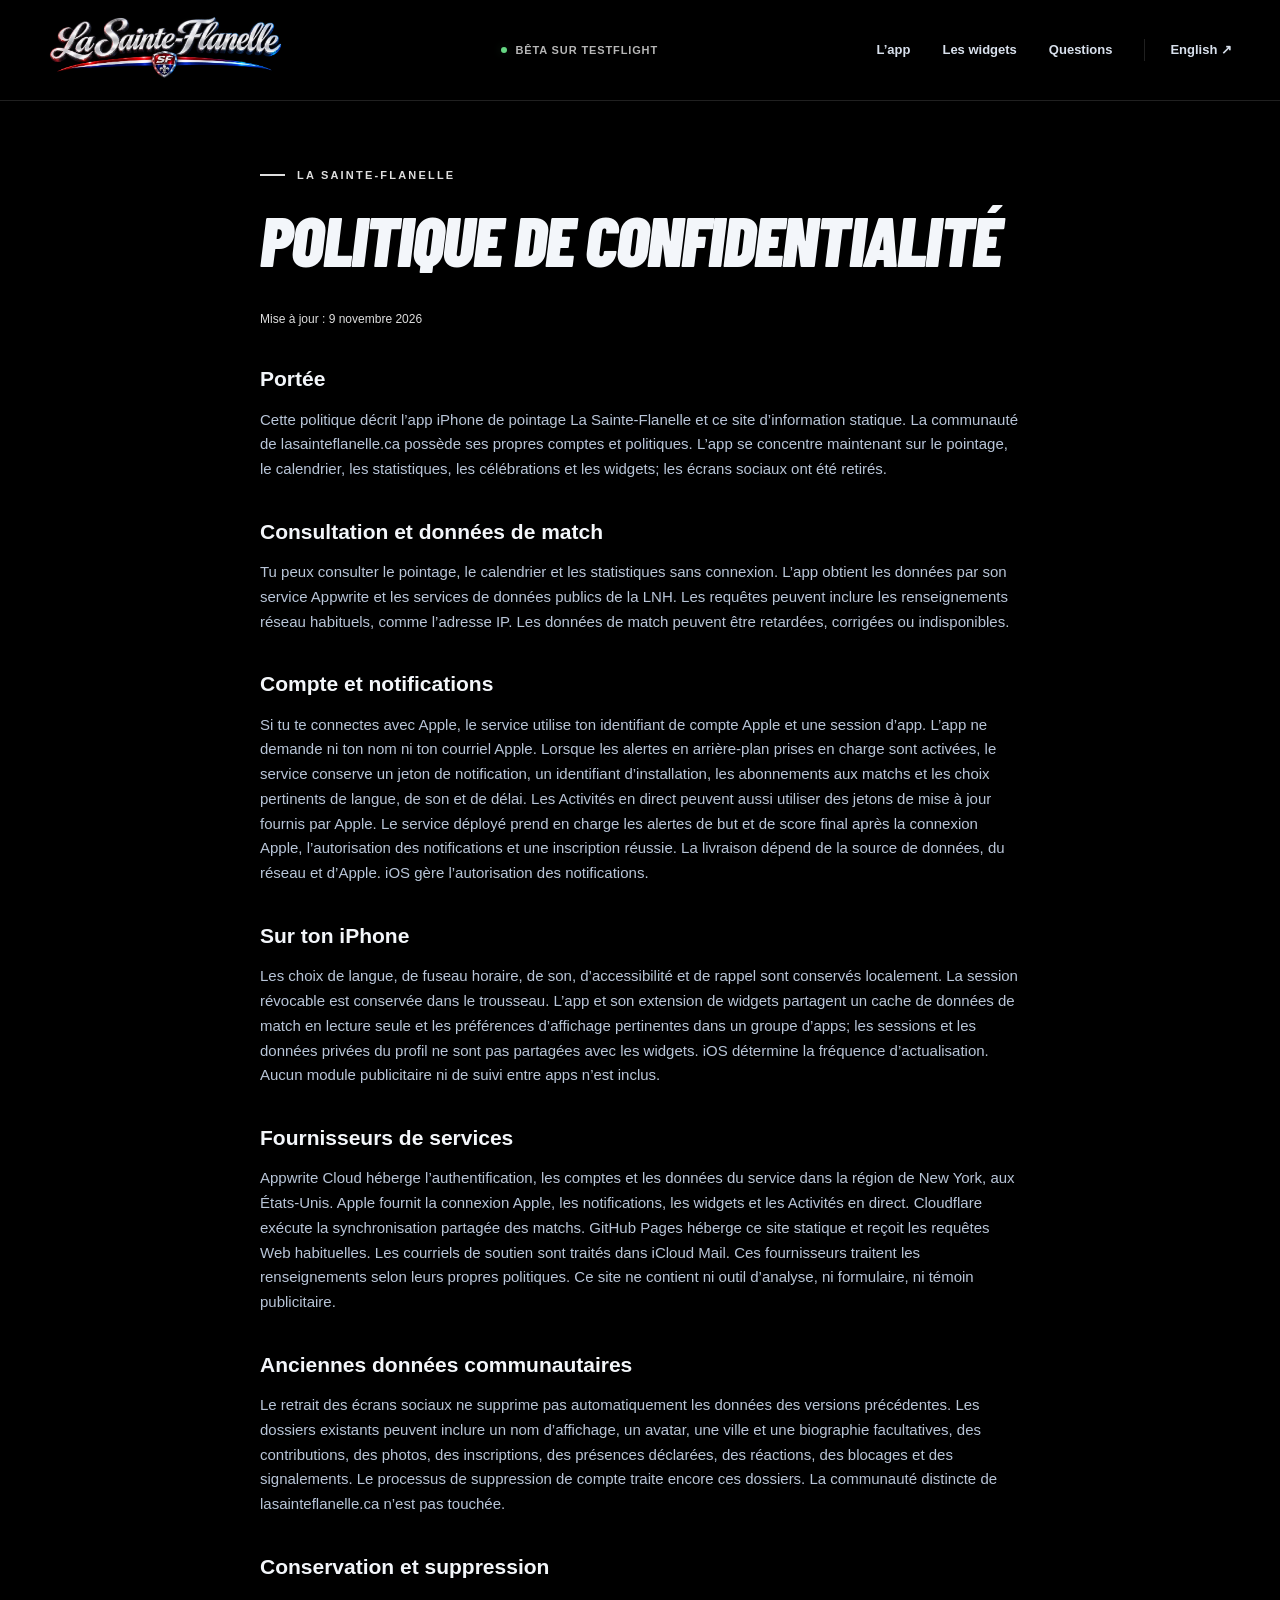
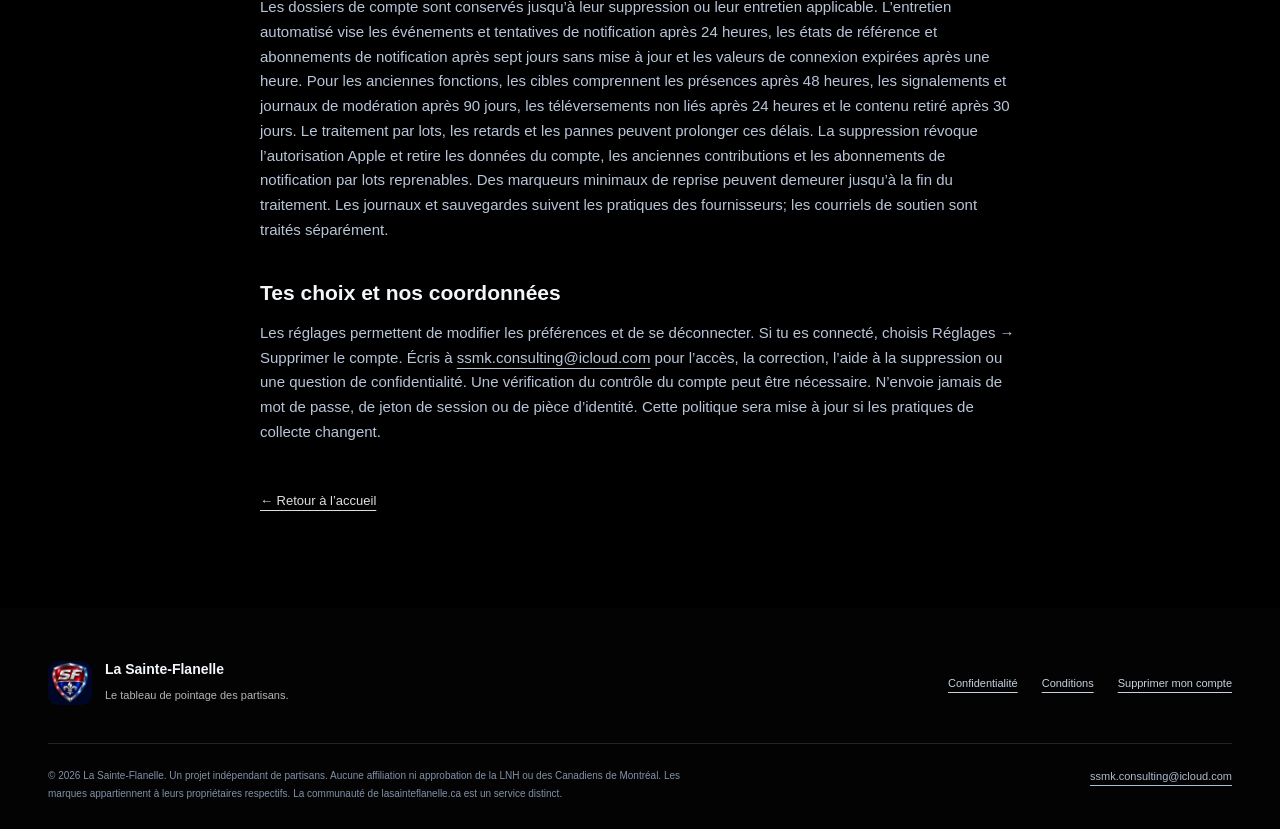
<file: fr/confidentialite.html>
<!doctype html>
<html lang="fr-CA">
<head>
<meta charset="utf-8"><meta name="viewport" content="width=device-width, initial-scale=1">
<meta name="theme-color" content="#000000"><meta name="description" content="Le CH, en grand. Pointage en direct, calendrier, statistiques et widgets : La Sainte-Flanelle, le tableau de pointage iPhone des partisans de Montréal.">
<meta property="og:title" content="Politique de confidentialité · La Sainte-Flanelle"><meta property="og:description" content="Le CH, en grand. Pointage en direct, calendrier, statistiques et widgets : La Sainte-Flanelle, le tableau de pointage iPhone des partisans de Montréal."><meta property="og:type" content="website"><meta property="og:locale" content="fr_CA">
<title>Politique de confidentialité · La Sainte-Flanelle</title><link rel="stylesheet" href="../assets/style.css?v=5"><link rel="icon" type="image/webp" href="../assets/app-icon.webp?v=5">

</head><body><a class="skip" href="#main">Aller au contenu</a>
<header class="site-header"><div class="wrap header-inner">
  <a class="brand" href="index.html" aria-label="La Sainte-Flanelle — Accueil"><img src="../assets/wordmark.webp?v=5" alt="La Sainte-Flanelle" width="800" height="267"></a>
  <div class="header-status"><span class="dot" aria-hidden="true"></span>Bêta sur TestFlight</div>
  <nav class="main-nav" aria-label="Navigation principale"><a class="desktop-link" href="index.html#app">L’app</a><a class="desktop-link" href="index.html#widgets">Les widgets</a><a class="desktop-link" href="index.html#questions">Questions</a><a class="language" href="../en/privacy.html" lang="en">English ↗</a></nav>
</div></header>
<main id="main" class="wrap"><article class="article"><div class="eyebrow">La Sainte-Flanelle</div><h1>Politique de confidentialité</h1><p class="updated">Mise à jour : 9 novembre 2026</p><h2>Portée</h2><p>Cette politique décrit l’app iPhone de pointage La Sainte-Flanelle et ce site d’information statique. La communauté de lasainteflanelle.ca possède ses propres comptes et politiques. L’app se concentre maintenant sur le pointage, le calendrier, les statistiques, les célébrations et les widgets; les écrans sociaux ont été retirés.</p>
<h2>Consultation et données de match</h2><p>Tu peux consulter le pointage, le calendrier et les statistiques sans connexion. L’app obtient les données par son service Appwrite et les services de données publics de la LNH. Les requêtes peuvent inclure les renseignements réseau habituels, comme l’adresse IP. Les données de match peuvent être retardées, corrigées ou indisponibles.</p>
<h2>Compte et notifications</h2><p>Si tu te connectes avec Apple, le service utilise ton identifiant de compte Apple et une session d’app. L’app ne demande ni ton nom ni ton courriel Apple. Lorsque les alertes en arrière-plan prises en charge sont activées, le service conserve un jeton de notification, un identifiant d’installation, les abonnements aux matchs et les choix pertinents de langue, de son et de délai. Les Activités en direct peuvent aussi utiliser des jetons de mise à jour fournis par Apple. Le service déployé prend en charge les alertes de but et de score final après la connexion Apple, l’autorisation des notifications et une inscription réussie. La livraison dépend de la source de données, du réseau et d’Apple. iOS gère l’autorisation des notifications.</p>
<h2>Sur ton iPhone</h2><p>Les choix de langue, de fuseau horaire, de son, d’accessibilité et de rappel sont conservés localement. La session révocable est conservée dans le trousseau. L’app et son extension de widgets partagent un cache de données de match en lecture seule et les préférences d’affichage pertinentes dans un groupe d’apps; les sessions et les données privées du profil ne sont pas partagées avec les widgets. iOS détermine la fréquence d’actualisation. Aucun module publicitaire ni de suivi entre apps n’est inclus.</p>
<h2>Fournisseurs de services</h2><p>Appwrite Cloud héberge l’authentification, les comptes et les données du service dans la région de New York, aux États-Unis. Apple fournit la connexion Apple, les notifications, les widgets et les Activités en direct. Cloudflare exécute la synchronisation partagée des matchs. GitHub Pages héberge ce site statique et reçoit les requêtes Web habituelles. Les courriels de soutien sont traités dans iCloud Mail. Ces fournisseurs traitent les renseignements selon leurs propres politiques. Ce site ne contient ni outil d’analyse, ni formulaire, ni témoin publicitaire.</p>
<h2>Anciennes données communautaires</h2><p>Le retrait des écrans sociaux ne supprime pas automatiquement les données des versions précédentes. Les dossiers existants peuvent inclure un nom d’affichage, un avatar, une ville et une biographie facultatives, des contributions, des photos, des inscriptions, des présences déclarées, des réactions, des blocages et des signalements. Le processus de suppression de compte traite encore ces dossiers. La communauté distincte de lasainteflanelle.ca n’est pas touchée.</p>
<h2>Conservation et suppression</h2><p>Les dossiers de compte sont conservés jusqu’à leur suppression ou leur entretien applicable. L’entretien automatisé vise les événements et tentatives de notification après 24 heures, les états de référence et abonnements de notification après sept jours sans mise à jour et les valeurs de connexion expirées après une heure. Pour les anciennes fonctions, les cibles comprennent les présences après 48 heures, les signalements et journaux de modération après 90 jours, les téléversements non liés après 24 heures et le contenu retiré après 30 jours. Le traitement par lots, les retards et les pannes peuvent prolonger ces délais. La suppression révoque l’autorisation Apple et retire les données du compte, les anciennes contributions et les abonnements de notification par lots reprenables. Des marqueurs minimaux de reprise peuvent demeurer jusqu’à la fin du traitement. Les journaux et sauvegardes suivent les pratiques des fournisseurs; les courriels de soutien sont traités séparément.</p>
<h2>Tes choix et nos coordonnées</h2><p>Les réglages permettent de modifier les préférences et de se déconnecter. Si tu es connecté, choisis Réglages → Supprimer le compte. Écris à <a href="mailto:ssmk.consulting@icloud.com">ssmk.consulting@icloud.com</a> pour l’accès, la correction, l’aide à la suppression ou une question de confidentialité. Une vérification du contrôle du compte peut être nécessaire. N’envoie jamais de mot de passe, de jeton de session ou de pièce d’identité. Cette politique sera mise à jour si les pratiques de collecte changent.</p><a class="back-link" href="index.html">← Retour à l’accueil</a></article></main>
<footer class="footer"><div class="wrap">
<div class="footer-top"><div class="footer-brand"><img src="../assets/app-icon.webp?v=5" alt="" width="44" height="44"><div><strong>La Sainte-Flanelle</strong><span>Le tableau de pointage des partisans.</span></div></div><nav class="footer-nav" aria-label="Informations"><a href="confidentialite.html">Confidentialité</a><a href="conditions.html">Conditions</a><a href="suppression.html">Supprimer mon compte</a></nav></div>
<div class="footer-bottom"><p>© 2026 La Sainte-Flanelle. Un projet indépendant de partisans. Aucune affiliation ni approbation de la LNH ou des Canadiens de Montréal. Les marques appartiennent à leurs propriétaires respectifs. La communauté de lasainteflanelle.ca est un service distinct.</p><a href="mailto:ssmk.consulting@icloud.com">ssmk.consulting@icloud.com</a></div>
</div></footer>
</body></html>
</file>
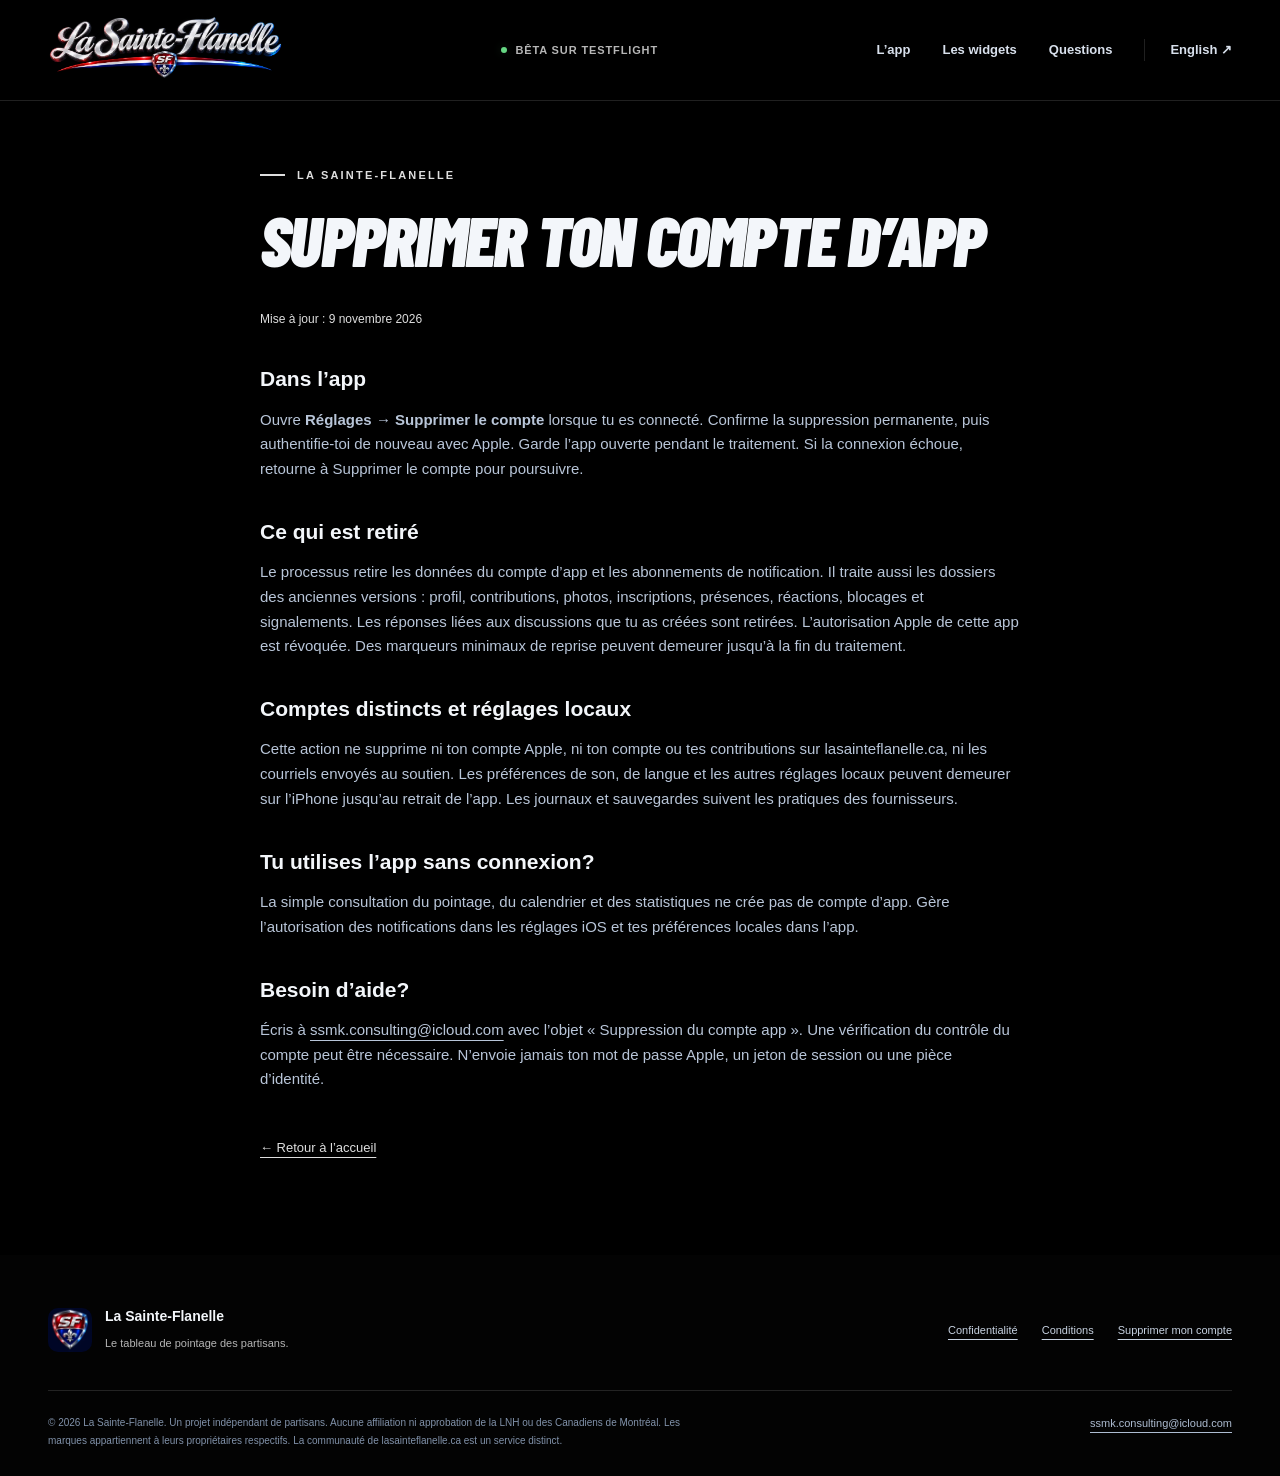
<file: fr/suppression.html>
<!doctype html>
<html lang="fr-CA">
<head>
<meta charset="utf-8"><meta name="viewport" content="width=device-width, initial-scale=1">
<meta name="theme-color" content="#000000"><meta name="description" content="Le CH, en grand. Pointage en direct, calendrier, statistiques et widgets : La Sainte-Flanelle, le tableau de pointage iPhone des partisans de Montréal.">
<meta property="og:title" content="Supprimer ton compte d’app · La Sainte-Flanelle"><meta property="og:description" content="Le CH, en grand. Pointage en direct, calendrier, statistiques et widgets : La Sainte-Flanelle, le tableau de pointage iPhone des partisans de Montréal."><meta property="og:type" content="website"><meta property="og:locale" content="fr_CA">
<title>Supprimer ton compte d’app · La Sainte-Flanelle</title><link rel="stylesheet" href="../assets/style.css?v=5"><link rel="icon" type="image/webp" href="../assets/app-icon.webp?v=5">

</head><body><a class="skip" href="#main">Aller au contenu</a>
<header class="site-header"><div class="wrap header-inner">
  <a class="brand" href="index.html" aria-label="La Sainte-Flanelle — Accueil"><img src="../assets/wordmark.webp?v=5" alt="La Sainte-Flanelle" width="800" height="267"></a>
  <div class="header-status"><span class="dot" aria-hidden="true"></span>Bêta sur TestFlight</div>
  <nav class="main-nav" aria-label="Navigation principale"><a class="desktop-link" href="index.html#app">L’app</a><a class="desktop-link" href="index.html#widgets">Les widgets</a><a class="desktop-link" href="index.html#questions">Questions</a><a class="language" href="../en/delete-account.html" lang="en">English ↗</a></nav>
</div></header>
<main id="main" class="wrap"><article class="article"><div class="eyebrow">La Sainte-Flanelle</div><h1>Supprimer ton compte d’app</h1><p class="updated">Mise à jour : 9 novembre 2026</p><h2>Dans l’app</h2><p>Ouvre <strong>Réglages → Supprimer le compte</strong> lorsque tu es connecté. Confirme la suppression permanente, puis authentifie-toi de nouveau avec Apple. Garde l’app ouverte pendant le traitement. Si la connexion échoue, retourne à Supprimer le compte pour poursuivre.</p>
<h2>Ce qui est retiré</h2><p>Le processus retire les données du compte d’app et les abonnements de notification. Il traite aussi les dossiers des anciennes versions : profil, contributions, photos, inscriptions, présences, réactions, blocages et signalements. Les réponses liées aux discussions que tu as créées sont retirées. L’autorisation Apple de cette app est révoquée. Des marqueurs minimaux de reprise peuvent demeurer jusqu’à la fin du traitement.</p>
<h2>Comptes distincts et réglages locaux</h2><p>Cette action ne supprime ni ton compte Apple, ni ton compte ou tes contributions sur lasainteflanelle.ca, ni les courriels envoyés au soutien. Les préférences de son, de langue et les autres réglages locaux peuvent demeurer sur l’iPhone jusqu’au retrait de l’app. Les journaux et sauvegardes suivent les pratiques des fournisseurs.</p>
<h2>Tu utilises l’app sans connexion?</h2><p>La simple consultation du pointage, du calendrier et des statistiques ne crée pas de compte d’app. Gère l’autorisation des notifications dans les réglages iOS et tes préférences locales dans l’app.</p>
<h2>Besoin d’aide?</h2><p>Écris à <a href="mailto:ssmk.consulting@icloud.com?subject=Suppression%20du%20compte%20app">ssmk.consulting@icloud.com</a> avec l’objet « Suppression du compte app ». Une vérification du contrôle du compte peut être nécessaire. N’envoie jamais ton mot de passe Apple, un jeton de session ou une pièce d’identité.</p><a class="back-link" href="index.html">← Retour à l’accueil</a></article></main>
<footer class="footer"><div class="wrap">
<div class="footer-top"><div class="footer-brand"><img src="../assets/app-icon.webp?v=5" alt="" width="44" height="44"><div><strong>La Sainte-Flanelle</strong><span>Le tableau de pointage des partisans.</span></div></div><nav class="footer-nav" aria-label="Informations"><a href="confidentialite.html">Confidentialité</a><a href="conditions.html">Conditions</a><a href="suppression.html">Supprimer mon compte</a></nav></div>
<div class="footer-bottom"><p>© 2026 La Sainte-Flanelle. Un projet indépendant de partisans. Aucune affiliation ni approbation de la LNH ou des Canadiens de Montréal. Les marques appartiennent à leurs propriétaires respectifs. La communauté de lasainteflanelle.ca est un service distinct.</p><a href="mailto:ssmk.consulting@icloud.com">ssmk.consulting@icloud.com</a></div>
</div></footer>
</body></html>
</file>
<file: assets/style.css>
@charset "UTF-8";
@font-face {
  font-family:"Barlow Condensed";
  src:url("barlow-condensed-black-italic.ttf") format("truetype");
  font-weight:900;
  font-style:italic;
  font-display:swap;
}
:root {
  color-scheme:dark;
  --navy:#000000;
  --panel:#151515;
  --white:#f3f6fa;
  --muted:#b6b6b6;
  --red:#cf1838;
  --cyan:#dedede;
  --line:#ffffff20;
  --display:"Barlow Condensed","Avenir Next Condensed","Arial Narrow",Impact,sans-serif;
  --body:-apple-system,BlinkMacSystemFont,"Segoe UI",sans-serif;
}
* {
  box-sizing:border-box;
}
html {
  scroll-behavior:smooth;
  scroll-padding-top:100px;
}
body {
  margin:0;
  background:var(--navy);
  color:var(--white);
  font:16px/1.65 var(--body);
  -webkit-font-smoothing:antialiased;
}
button,a {
  -webkit-tap-highlight-color:transparent;
}
button {
  font:inherit;
}
a {
  color:inherit;
  text-underline-offset:5px;
}
img {
  max-width:100%;
  height:auto;
  display:block;
}
button,a,summary {
  touch-action:manipulation;
}
a:focus-visible,button:focus-visible,summary:focus-visible,[tabindex="0"]:focus-visible {
  outline:3px solid var(--cyan);
  outline-offset:6px;
}
::selection {
  background:#ab173a;
  color:#fff;
}
[hidden] {
  display:none!important;
}
.wrap {
  width:min(1200px,calc(100% - 96px));
  margin-inline:auto;
}
.skip {
  position:fixed;
  left:20px;
  top:-100px;
  padding:12px 20px;
  background:#fff;
  color:var(--navy);
  z-index:100;
}
.skip:focus {
  top:12px;
}
.site-header {
  position:relative;
  z-index:10;
  border-bottom:1px solid var(--line);
  background:#000000e8;
}
.header-inner {
  min-height:100px;
  display:flex;
  align-items:center;
  justify-content:space-between;
  gap:28px;
}
.brand {
  display:block;
  flex-shrink:0;
}
.brand img {
  width:235px;
  height:78px;
  object-fit:contain;
}
.main-nav {
  display:flex;
  align-items:center;
  gap:32px;
}
.main-nav a {
  text-decoration:none;
  font-size:13px;
  font-weight:650;
  color:#d8e0ec;
  transition:color .2s;
}
.main-nav a:hover {
  color:var(--cyan);
}
.main-nav .language {
  border-left:1px solid var(--line);
  padding-left:25px;
}
.header-status {
  display:flex;
  align-items:center;
  gap:8px;
  color:var(--muted);
  font-size:11px;
  font-weight:650;
  letter-spacing:.08em;
  text-transform:uppercase;
}
.dot {
  width:6px;
  height:6px;
  border-radius:50%;
  background:#65d783;
  display:inline-block;
  box-shadow:0 0 10px #65d78330;
}
.hero {
  position:relative;
  isolation:isolate;
  overflow:hidden;
}
.hero:before {
  content:"";
  position:absolute;
  inset:0;
  z-index:-2;
  background:radial-gradient(ellipse at 78% 40%,#ffffff0b,transparent 47%),linear-gradient(135deg,#000 50%,#101010);
}
.hero:after {
  content:"";
  position:absolute;
  inset:0;
  z-index:-1;
  background:linear-gradient(0deg,var(--navy),transparent 35%),radial-gradient(ellipse at 80% 55%,#99999921,transparent 50%);
}
.hero-inner {
  display:grid;
  grid-template-columns:1.05fr 1fr;
  align-items:center;
  gap:40px;
  padding-block:60px 76px;
  min-height:800px;
}
.eyebrow {
  font-size:11px;
  font-weight:750;
  letter-spacing:.2em;
  text-transform:uppercase;
  display:flex;
  align-items:center;
  gap:12px;
  color:var(--cyan);
}
.eyebrow:before {
  content:"";
  width:25px;
  height:2px;
  background:currentColor;
}
.hero h1 {
  font:italic 900 clamp(80px,8.6vw,124px)/.9 var(--display);
  letter-spacing:-.045em;
  text-transform:uppercase;
  margin:30px 0 28px;
}
.hero h1 span {
  display:block;
}
.hero h1 .accent {
  color:var(--red);
  text-shadow:0 0 45px #cf183825;
}
.lead {
  font-size:18px;
  color:#bec9d8;
  max-width:430px;
  line-height:1.7;
}
.lead strong {
  font-weight:500;
  color:#fff;
}
.actions {
  display:flex;
  align-items:center;
  gap:26px;
  flex-wrap:wrap;
  margin-top:30px;
}
.button {
  display:inline-flex;
  align-items:center;
  justify-content:center;
  gap:28px;
  background:var(--red);
  color:#fff;
  padding:14px 24px;
  text-decoration:none;
  font-size:14px;
  font-weight:750;
  border:1px solid #ff4666;
  border-radius:3px;
  box-shadow:0 5px 30px #cf183820;
  transition:background .2s,transform .2s;
}
.button:hover {
  background:#d90832;
  transform:translateY(-2px);
}
.text-link {
  font-size:13px;
  text-decoration:none;
  font-weight:650;
  display:inline-flex;
  gap:15px;
  align-items:center;
}
.text-link:hover {
  color:var(--cyan);
}
.hero-meta {
  margin-top:26px;
  color:var(--muted);
  font-size:11px;
  display:flex;
  align-items:center;
  gap:12px;
}
.hero-meta span+span {
  border-left:1px solid #ffffff30;
  padding-left:12px;
}
.hero-visual {
  position:relative;
  display:flex;
  flex-direction:column;
  align-items:center;
  justify-content:center;
  min-width:0;
}
.hero-visual:before {
  content:"";
  position:absolute;
  width:470px;
  max-width:115%;
  aspect-ratio:1;
  border:1px solid #dedede22;
  border-radius:50%;
  transform:rotate(-20deg) scaleY(.83);
  background:radial-gradient(ellipse,#7777771a,transparent 66%);
  z-index:-1;
}
.phone {
  width:280px;
  padding:7px;
  background:linear-gradient(145deg,#8e8e8e,#161616 25%,#555 55%,#111 80%);
  border:1px solid #c7c7c778;
  border-radius:37px;
  box-shadow:-20px 15px 65px #a6192e14,20px 10px 70px #ffffff08,0 35px 60px #0009;
  transform:rotate(5deg);
  position:relative;
}
.phone img {
  border-radius:29px;
  width:100%;
  background:#000000;
}
.phone:after {
  content:none;
}
.floating-label {
  position:absolute;
  left:0;
  top:24%;
  padding:11px 17px;
  border:1px solid #dedede60;
  border-left:3px solid var(--cyan);
  background:#101010f0;
  box-shadow:0 10px 30px #0006;
  transform:rotate(-4deg);
  font-family:var(--display);
  font-weight:800;
  line-height:1.1;
  text-transform:uppercase;
  font-size:18px;
}
.floating-label small {
  display:block;
  font:9px/1.5 var(--body);
  color:var(--cyan);
  letter-spacing:.16em;
  margin-bottom:4px;
}
.floating-label.bottom {
  left:auto;
  right:-5px;
  top:auto;
  bottom:15%;
  border-left-color:var(--red);
  transform:rotate(3deg);
}
.floating-label.bottom small {
  color:#ff748d;
}
.visual-note {
  color:#a4b3c8;
  font-size:10px;
  text-align:center;
  margin-top:26px;
  max-width:330px;
}
.hero-index {
  position:absolute;
  right:0;
  top:8%;
  font:italic 900 95px/1 var(--display);
  -webkit-text-stroke:1px #ffffff15;
  color:transparent;
  z-index:-1;
}
.ticker {
  border-block:1px solid var(--line);
  background:linear-gradient(90deg,#6e0b232e,#151515,#003c7333);
}
.ticker-inner {
  display:flex;
  align-items:center;
  justify-content:space-between;
  gap:18px;
  min-height:68px;
  font:italic 800 17px/1.2 var(--display);
  letter-spacing:.03em;
  text-transform:uppercase;
}
.ticker .fleur {
  color:var(--red);
  font-style:normal;
  font-size:24px;
}
.ticker span:last-child {
  color:var(--cyan);
}
.section {
  padding-block:112px;
  position:relative;
}
.section-heading {
  display:flex;
  align-items:flex-end;
  justify-content:space-between;
  gap:50px;
  margin-bottom:52px;
}
.section-heading p {
  max-width:350px;
  margin:0;
  color:var(--muted);
  font-size:14px;
}
.section h2,.release h2 {
  font:italic 900 clamp(42px,5vw,64px)/1.02 var(--display);
  letter-spacing:-.025em;
  text-transform:uppercase;
  margin:17px 0 0;
}
.section h2 em {
  font-style:inherit;
  color:var(--cyan);
}
.section-number {
  color:#687e9b;
  font:12px/1 var(--body);
  letter-spacing:.14em;
  margin-right:13px;
}
.tour {
  display:grid;
  grid-template-columns:1fr 1fr;
  align-items:center;
  gap:90px;
}
.preview-stage {
  position:relative;
  display:grid;
  place-items:center;
  min-height:645px;
  border:1px solid var(--line);
  background:radial-gradient(ellipse at 20% 30%,#a711262a,transparent 60%),radial-gradient(ellipse at 90% 60%,#7777772e,transparent 60%),repeating-linear-gradient(135deg,transparent,transparent 30px,#ffffff02 30px,#ffffff02 31px);
  overflow:hidden;
  border-radius:5px;
}
.preview-stage:before {
  content:"MTL";
  position:absolute;
  inset:12% 0 auto;
  font:italic 900 190px/1 var(--display);
  text-align:center;
  color:#ffffff04;
  letter-spacing:-.05em;
}
.tour-phone {
  width:248px;
  transform:rotate(-3deg);
  margin:35px 0 50px;
  box-shadow:0 25px 60px #000a;
}
.tour-phone img {
  aspect-ratio:auto;
  object-fit:contain;
  object-position:top;
}
.stage-note {
  position:absolute;
  bottom:15px;
  text-align:center;
  font-size:10px;
  color:var(--muted);
  padding:0 20px;
}
.tour-controls {
  display:flex;
  gap:7px;
  flex-wrap:wrap;
  margin-bottom:32px;
}
.tour-controls button {
  border:1px solid #ffffff30;
  background:transparent;
  color:#bdc8d8;
  padding:11px 16px;
  font-size:12px;
  font-weight:650;
  cursor:pointer;
  min-height:44px;
  border-radius:3px;
}
.tour-controls button[aria-pressed="true"] {
  background:#fff;
  color:#080808;
  border-color:#fff;
}
.tour-controls button:hover {
  border-color:var(--cyan);
}
.tour-content h3 {
  font:italic 850 36px/1.1 var(--display);
  text-transform:uppercase;
  letter-spacing:-.015em;
  margin:0 0 20px;
}
.tour-content p {
  color:var(--muted);
  font-size:15px;
  max-width:430px;
}
.detail-list {
  padding:0;
  margin:26px 0;
  list-style:none;
}
.detail-list li {
  padding:13px 0;
  border-bottom:1px solid var(--line);
  display:flex;
  gap:12px;
  font-size:13px;
  color:#d4deec;
}
.detail-list li:before {
  content:"↗";
  color:var(--cyan);
}
.tour-footnote {
  font-size:11px!important;
  line-height:1.7!important;
  color:#93a5bd!important;
}
.widgets-section {
  border-block:1px solid var(--line);
  background:radial-gradient(ellipse at 75% 20%,#88888822,transparent 60%),#080808;
}
.widget-layout {
  display:grid;
  grid-template-columns:.85fr 1.15fr;
  gap:85px;
  align-items:center;
}
.widget-copy>p {
  color:var(--muted);
  font-size:15px;
  margin:24px 0;
}
.size-specs {
  display:grid;
  grid-template-columns:repeat(3,1fr);
  border-block:1px solid var(--line);
  margin:32px 0;
}
.size-specs div {
  padding:16px 8px 16px 0;
}
.size-specs b {
  display:block;
  font:italic 800 27px/1.3 var(--display);
}
.size-specs span {
  font-size:11px;
  color:var(--muted);
}
.widget-art {
  position:relative;
  min-height:565px;
  display:flex;
  flex-direction:column;
  justify-content:center;
  align-items:center;
  gap:20px;
  margin:0;
}
.widget-art:before {
  content:"";
  position:absolute;
  inset:8%;
  background:#77777715;
  filter:blur(65px);
  z-index:0;
}
.widget-row {
  display:grid;
  grid-template-columns:1fr 1.25fr;
  gap:20px;
  align-items:center;
  width:100%;
  max-width:465px;
  position:relative;
}
.widget-small {
  width:100%;
  filter:drop-shadow(0 14px 20px #0008);
  transform:rotate(-7deg);
}
.widget-large {
  width:100%;
  filter:drop-shadow(0 14px 20px #0008);
  transform:rotate(5deg);
}
.widget-medium {
  position:relative;
  width:96%;
  max-width:465px;
  filter:drop-shadow(0 14px 20px #0008);
  transform:rotate(-3deg);
}
.widget-art figcaption {
  font-size:10px;
  line-height:1.6;
  text-align:center;
  color:var(--muted);
  position:relative;
  margin-top:8px;
}
.widget-note {
  font-size:11px!important;
  line-height:1.8!important;
}
.celebration {
  position:relative;
  overflow:hidden;
  border-bottom:1px solid var(--line);
  padding:90px 0;
  background:linear-gradient(110deg,#410b1333,transparent 60%,#55555533);
}
.celebration:before {
  content:"";
  position:absolute;
  top:-50%;
  left:37%;
  width:120px;
  height:200%;
  transform:rotate(30deg);
  background:linear-gradient(90deg,#cf183805,#cf183814,transparent);
  pointer-events:none;
}
.celebration-inner {
  display:grid;
  grid-template-columns:1.2fr 1fr;
  gap:75px;
  align-items:center;
}
.goal-word {
  font:italic 900 clamp(70px,9vw,120px)/.9 var(--display);
  letter-spacing:-.05em;
  margin:22px 0 0;
  text-transform:uppercase;
  color:white;
  text-shadow:3px 3px 0 #cf1838,6px 6px 0 #cf183825;
}
.celebration-copy h3 {
  font:italic 850 28px/1.2 var(--display);
  text-transform:uppercase;
  margin:0 0 16px;
}
.celebration-copy p {
  color:var(--muted);
  font-size:14px;
}
.chips {
  display:flex;
  flex-wrap:wrap;
  gap:9px;
  margin-top:24px;
}
.chips span {
  font-size:10px;
  letter-spacing:.03em;
  border:1px solid #ffffff25;
  padding:5px 10px;
  border-radius:20px;
  color:#d0dbea;
}
.faq-layout {
  display:grid;
  grid-template-columns:.8fr 1.2fr;
  gap:85px;
}
.faq-intro p {
  color:var(--muted);
  font-size:14px;
  max-width:320px;
  margin-top:24px;
}
.faq-list details {
  border-bottom:1px solid var(--line);
}
.faq-list details:first-child {
  border-top:1px solid var(--line);
}
.faq-list summary {
  list-style:none;
  cursor:pointer;
  display:flex;
  align-items:center;
  justify-content:space-between;
  gap:24px;
  font-size:15px;
  font-weight:650;
  padding:24px 0;
}
.faq-list summary::-webkit-details-marker {
  display:none;
}
.faq-list summary:after {
  content:"+";
  color:var(--cyan);
  font-size:24px;
  line-height:1;
  font-weight:400;
}
.faq-list details[open] summary:after {
  content:"−";
}
.faq-list details p {
  color:var(--muted);
  font-size:14px;
  margin:0 36px 24px 0;
}
.release {
  position:relative;
  border-block:1px solid #ffffff25;
  background:linear-gradient(105deg,#761125,#29070d 50%,#161616);
  overflow:hidden;
}
.release:after {
  content:"SF";
  position:absolute;
  right:0;
  top:-50px;
  font:italic 900 330px/1 var(--display);
  color:#ffffff05;
  pointer-events:none;
}
.release-inner {
  display:flex;
  align-items:center;
  justify-content:space-between;
  gap:40px;
  padding-block:55px;
  position:relative;
  z-index:1;
}
.release .eyebrow {
  color:#ffcbd5;
}
.release h2 {
  font-size:46px;
}
.release p {
  font-size:13px;
  color:#f5d1db;
  max-width:580px;
  margin:18px 0 0;
}
.release .button {
  background:white;
  border-color:white;
  color:#6e0d29;
  flex-shrink:0;
  box-shadow:none;
}
.release .button:hover {
  background:#ffe3e8;
}
.release-small {
  display:block;
  font-size:10px;
  color:#e7b9ca;
  text-align:center;
  margin-top:12px;
}
.footer {
  padding:50px 0 26px;
  background:#030303;
}
.footer-top {
  display:flex;
  align-items:center;
  justify-content:space-between;
  gap:30px;
  padding-bottom:35px;
  border-bottom:1px solid var(--line);
}
.footer-brand {
  display:flex;
  gap:13px;
  align-items:center;
}
.footer-brand img {
  width:44px;
  height:44px;
  border-radius:10px;
}
.footer-brand strong {
  font-size:14px;
  display:block;
}
.footer-brand span {
  font-size:11px;
  color:var(--muted);
}
.footer-nav {
  display:flex;
  gap:24px;
  flex-wrap:wrap;
  font-size:11px;
  color:#c7d2e1;
}
.footer-bottom {
  display:flex;
  justify-content:space-between;
  align-items:flex-start;
  gap:40px;
  padding-top:23px;
}
.footer-bottom p {
  font-size:10px;
  color:#8192aa;
  max-width:660px;
  margin:0;
  line-height:1.8;
}
.footer-bottom>a {
  font-size:11px;
  color:#adbcd1;
}
.article {
  max-width:760px;
  margin-inline:auto;
  padding-block:65px 95px;
  min-height:60vh;
}
.article h1 {
  font:italic 900 clamp(44px,6vw,70px)/1.02 var(--display);
  letter-spacing:-.025em;
  text-transform:uppercase;
  margin:20px 0 34px;
}
.article h2 {
  font:750 21px/1.3 var(--body);
  margin:36px 0 14px;
}
.article p,.article li {
  color:#b8c5d8;
  font-size:15px;
}
.article .updated {
  font-size:12px;
  color:var(--cyan);
}
.article .note {
  border-left:2px solid var(--cyan);
  padding:10px 0 10px 22px;
  background:linear-gradient(90deg,#dedede09,transparent);
}
.article .back-link {
  display:inline-block;
  margin-top:30px;
  font-size:13px;
  color:var(--cyan);
}
@media(min-width:1600px) {
  .hero-inner {
    min-height:850px;
  }
  .phone {
    width:300px;
  }
}
@media(max-width:1100px) {
  .wrap {
    width:calc(100% - 64px);
  }
  .main-nav {
    gap:22px;
  }
  .header-status {
    display:none;
  }
  .hero h1 {
    font-size:clamp(65px,8.8vw,92px);
  }
  .hero-inner {
    gap:20px;
    min-height:760px;
  }
  .phone {
    width:260px;
  }
  .floating-label {
    left:-10px;
    font-size:15px;
  }
  .floating-label.bottom {
    right:-8px;
  }
  .tour {
    gap:48px;
  }
  .widget-layout,.faq-layout {
    gap:50px;
  }
  .hero-index {
    display:none;
  }
  .ticker-inner {
    font-size:14px;
  }
  .widget-art {
    min-height:470px;
  }
  .celebration-inner {
    gap:50px;
  }
  .section {
    padding-block:85px;
  }
}
@media(max-width:760px) {
  html {
    scroll-padding-top:25px;
  }
  .wrap {
    width:calc(100% - 40px);
  }
  .header-inner {
    min-height:80px;
    gap:16px;
  }
  .brand img {
    width:185px;
    height:65px;
  }
  .main-nav {
    gap:18px;
  }
  .main-nav .desktop-link {
    display:none;
  }
  .main-nav .language {
    border:0;
    padding:12px 0;
    font-size:12px;
  }
  .hero-inner {
    grid-template-columns:1fr;
    padding-block:45px 40px;
    gap:45px;
    min-height:0;
  }
  .hero h1 {
    font-size:clamp(64px,17vw,110px);
    margin-top:24px;
  }
  .hero .lead {
    font-size:16px;
    max-width:470px;
  }
  .actions {
    margin-top:24px;
    gap:23px;
  }
  .hero-meta {
    margin-top:22px;
  }
  .hero-visual {
    max-width:440px;
    width:100%;
    margin:auto;
  }
  .hero-visual>.phone {
    width:260px;
    transform:rotate(4deg);
  }
  .floating-label {
    left:0;
    top:20%;
  }
  .floating-label.bottom {
    right:0;
    bottom:20%;
  }
  .visual-note {
    margin-top:28px;
  }
  .ticker-inner {
    flex-wrap:wrap;
    justify-content:center;
    gap:12px 25px;
    padding-block:18px;
    font-size:14px;
  }
  .ticker .fleur {
    display:none;
  }
  .ticker span:last-child {
    width:100%;
    text-align:center;
    font-size:12px;
  }
  .section {
    padding-block:65px;
  }
  .section-heading {
    display:block;
    margin-bottom:32px;
  }
  .section-heading p {
    margin-top:22px;
    max-width:450px;
  }
  .section h2 {
    font-size:46px;
  }
  .tour {
    grid-template-columns:1fr;
    gap:32px;
  }
  .tour-copy {
    grid-row:1;
  }
  .tour-controls {
    margin-bottom:25px;
  }
  .tour-content h3 {
    font-size:31px;
  }
  .tour-content p {
    max-width:none;
  }
  .detail-list {
    margin:20px 0;
  }
  .preview-stage {
    min-height:620px;
  }
  .tour-phone {
    width:235px;
  }
  .widget-layout {
    grid-template-columns:1fr;
    gap:20px;
  }
  .widget-copy>p {
    max-width:470px;
  }
  .widget-art {
    min-height:0;
    padding:30px 5px 0;
    gap:22px;
  }
  .widget-row {
    gap:18px;
    max-width:430px;
  }
  .widget-medium {
    max-width:430px;
  }
  .widget-art figcaption {
    margin-top:10px;
  }
  .celebration {
    padding-block:65px;
  }
  .celebration-inner {
    grid-template-columns:1fr;
    gap:38px;
  }
  .goal-word {
    font-size:clamp(60px,15vw,110px);
  }
  .celebration-copy {
    max-width:480px;
  }
  .faq-layout {
    grid-template-columns:1fr;
    gap:28px;
  }
  .faq-intro p {
    max-width:none;
  }
  .faq-list summary {
    font-size:14px;
    padding:22px 0;
  }
  .release-inner {
    flex-direction:column;
    align-items:flex-start;
    padding-block:45px;
    gap:28px;
  }
  .release h2 {
    font-size:40px;
  }
  .footer-top,.footer-bottom {
    align-items:flex-start;
    flex-direction:column;
    gap:25px;
  }
  .footer-nav {
    gap:16px 23px;
  }
  .footer-bottom {
    gap:18px;
  }
  .article {
    padding-block:45px 65px;
  }
  .article h1 {
    overflow-wrap:anywhere;
    font-size:44px;
  }
  .article h2 {
    font-size:19px;
  }
  .eyebrow {
    font-size:10px;
    letter-spacing:.14em;
  }
}
@media(max-width:360px) {
  .wrap {
    width:calc(100% - 32px);
  }
  .brand img {
    width:165px;
  }
  .hero h1 {
    font-size:64px;
  }
  .floating-label {
    font-size:13px;
    padding:10px;
  }
  .floating-label small {
    font-size:8px;
  }
  .hero-visual>.phone {
    width:235px;
  }
  .hero-meta {
    font-size:10px;
    gap:9px;
  }
  .tour-controls {
    gap:5px;
  }
  .tour-controls button {
    padding:10px 12px;
  }
}
@media(prefers-reduced-motion:no-preference) {
  .hero-copy {
    animation:enter .65s ease-out both;
  }
  .hero-visual {
    animation:enter .85s ease-out both;
  }
  @keyframes enter {
    from {
      opacity:0;
      translate:0 15px;
    }
    to {
      opacity:1;
      translate:0 0;
    }
  }
}
@media(prefers-reduced-motion:reduce) {
  html {
    scroll-behavior:auto;
  }
  *,*:before,*:after {
    animation:none!important;
    transition:none!important;
  }
}

/* Current app: away-first scoreboards, Live Activities and a foldaway puck menu. */
.tour-controls button[aria-pressed="true"] {
  color:#fff;
  background:linear-gradient(125deg,#e8133a,#870e29);
  border-color:#ff788e;
  box-shadow:0 0 18px #cf183820;
}
.activity-feature {
  display:grid;
  grid-template-columns:.85fr 1.15fr;
  gap:85px;
  align-items:center;
  border-top:1px solid var(--line);
  margin-top:55px;
  padding-top:50px;
}
.activity-feature h3 {
  font:italic 900 clamp(30px,3.2vw,42px)/1.08 var(--display);
  text-transform:uppercase;
  margin:18px 0;
}
.activity-feature p {
  font-size:14px;
  color:var(--muted);
}
.activity-feature figure {
  margin:0;
}
.activity-feature img {
  width:100%;
  border-radius:28px;
  box-shadow:-14px 10px 45px #cf18380c,14px 10px 45px #88888817;
}
.activity-feature figcaption {
  font-size:10px;
  color:var(--muted);
  text-align:center;
  margin-top:16px;
}
.puck-navigation {
  position:fixed;
  right:24px;
  bottom:max(16px,env(safe-area-inset-bottom));
  z-index:30;
  display:flex;
  flex-direction:column;
  align-items:flex-end;
  gap:12px;
}
.puck-toggle {
  display:flex;
  align-items:center;
  gap:9px;
  color:var(--white);
  background:#000000f5;
  border:1px solid #dedede55;
  border-radius:50px;
  padding:6px 15px 6px 6px;
  cursor:pointer;
  box-shadow:-4px 3px 16px #cf183820,4px 3px 16px #88888830;
}
.puck-emblem {
  display:grid;
  place-items:center;
  border-radius:50%;
  border:1px solid #a6a6a6;
  background:linear-gradient(145deg,#282828,#000 70%);
  box-shadow:inset 0 -3px 0 #343434,0 2px 0 #aaa5;
  width:62px;
  height:57px;
}
.puck-emblem img {
  width:43px;
  height:43px;
  object-fit:contain;
  border-radius:50%;
}
.puck-label {
  display:flex;
  gap:9px;
  align-items:center;
  font-size:11px;
  font-weight:700;
}
.puck-toggle[aria-expanded="true"] .puck-label span {
  transform:rotate(180deg);
}
.puck-toggle:hover {
  border-color:var(--cyan);
}
.puck-links {
  display:flex;
  flex-wrap:wrap;
  justify-content:center;
  gap:4px;
  padding:6px;
  border:1px solid #c3c3c380;
  border-radius:8px;
  background:linear-gradient(#242424fa,#000000fa);
  box-shadow:0 8px 30px #0009;
}
.puck-links a {
  display:flex;
  align-items:center;
  justify-content:center;
  min-width:68px;
  min-height:44px;
  padding:8px 12px;
  font-size:11px;
  font-weight:700;
  text-decoration:none;
  border-radius:24px;
}
.puck-links a:hover {
  background:#c70b30;
}
body:has(.puck-navigation:not([hidden])) .footer {
  padding-bottom:115px;
}
@media(max-width:1100px) {
  .activity-feature {gap:50px;}
}
@media(max-width:760px) {
  .activity-feature {
    grid-template-columns:1fr;
    gap:22px;
    padding-top:34px;
    margin-top:38px;
  }
  .activity-feature h3 {font-size:34px;}
  .activity-feature .eyebrow {line-height:1.7;}
  .activity-feature img {border-radius:20px;}
  .puck-navigation {
    left:16px;
    right:16px;
    align-items:center;
  }
  .puck-toggle {padding:4px 13px 4px 5px;}
  .puck-links {max-width:100%;gap:0;}
  .puck-links a {min-width:62px;padding:8px 10px;}
}

/* Matchup themes demonstrate the app's native palettes, with Montréal always red. */
.theme-section {
  background:linear-gradient(120deg,#090909,#000 70%);
  border-block:1px solid var(--line);
}
.theme-layout {
  display:grid;
  grid-template-columns:1fr 1.1fr;
  gap:75px;
  align-items:center;
}
.theme-copy h2 {font-size:clamp(40px,4.5vw,58px);}
.theme-copy>p {color:var(--muted);font-size:14px;margin:24px 0;}
.theme-controls {display:flex;gap:8px;flex-wrap:wrap;margin:28px 0;}
.theme-controls button {
  display:flex;
  align-items:center;
  gap:9px;
  min-height:44px;
  padding:10px 13px;
  color:#bdbdbd;
  background:#111;
  border:1px solid #ffffff30;
  border-radius:4px;
  font-size:12px;
  cursor:pointer;
}
.theme-controls button span {width:9px;height:9px;border-radius:50%;background:var(--swatch);border:1px solid #ffffff50;}
.theme-controls button[aria-pressed="true"] {color:#fff;background:#282828;border-color:#f3f3f3;}
.theme-controls button:hover {border-color:#bdbdbd;}
.theme-stage {
  margin:0;
  padding:35px 28px;
  background:linear-gradient(140deg,#1b1b1b,#000 60%);
  border:1px solid #ffffff30;
  border-radius:6px;
  box-shadow:0 25px 60px #0008;
}
.theme-matchup {display:flex;align-items:center;gap:14px;letter-spacing:.14em;font-size:10px;color:#a7a7a7;margin-bottom:35px;}
.theme-matchup span:first-child {color:#ff6d80;font-weight:800;}
.theme-stage img {width:100%;height:auto;aspect-ratio:1000/467;object-fit:contain;}
.theme-stage figcaption {text-align:center;margin-top:28px;}
.theme-stage figcaption strong {display:block;font:italic 900 26px/1.25 var(--display);text-transform:uppercase;}
.theme-stage figcaption>span {display:block;color:var(--muted);font-size:10px;line-height:1.8;margin-top:10px;}
.tour-controls {gap:6px;}
.tour-controls button {padding-inline:12px;}
.puck-emblem img {border-radius:0;}
@media(max-width:1100px) {
  .theme-layout {gap:40px;}
  .theme-stage {padding:28px 20px;}
}
@media(max-width:760px) {
  .theme-layout {grid-template-columns:1fr;gap:28px;}
  .theme-copy h2 {font-size:44px;}
  .theme-stage {padding:24px 18px;}
  .theme-matchup {margin-bottom:25px;}
}
</file>
